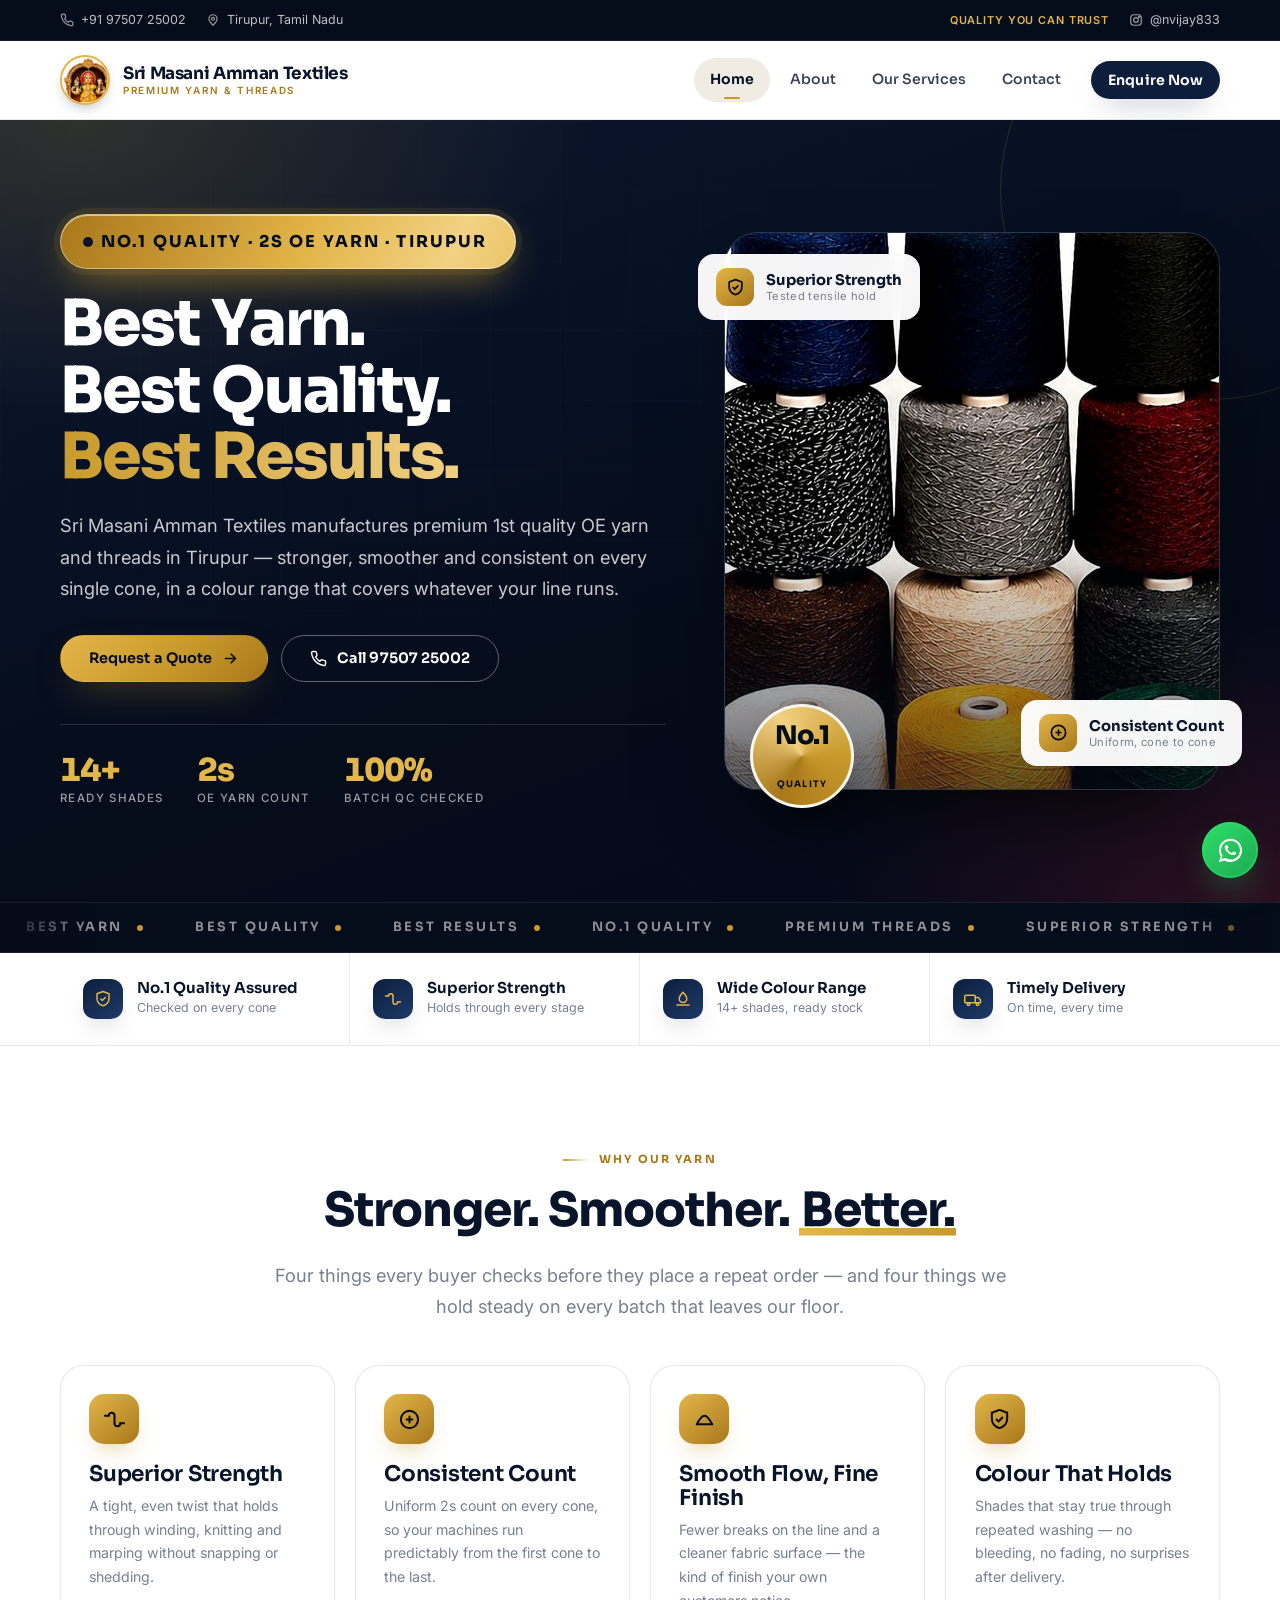
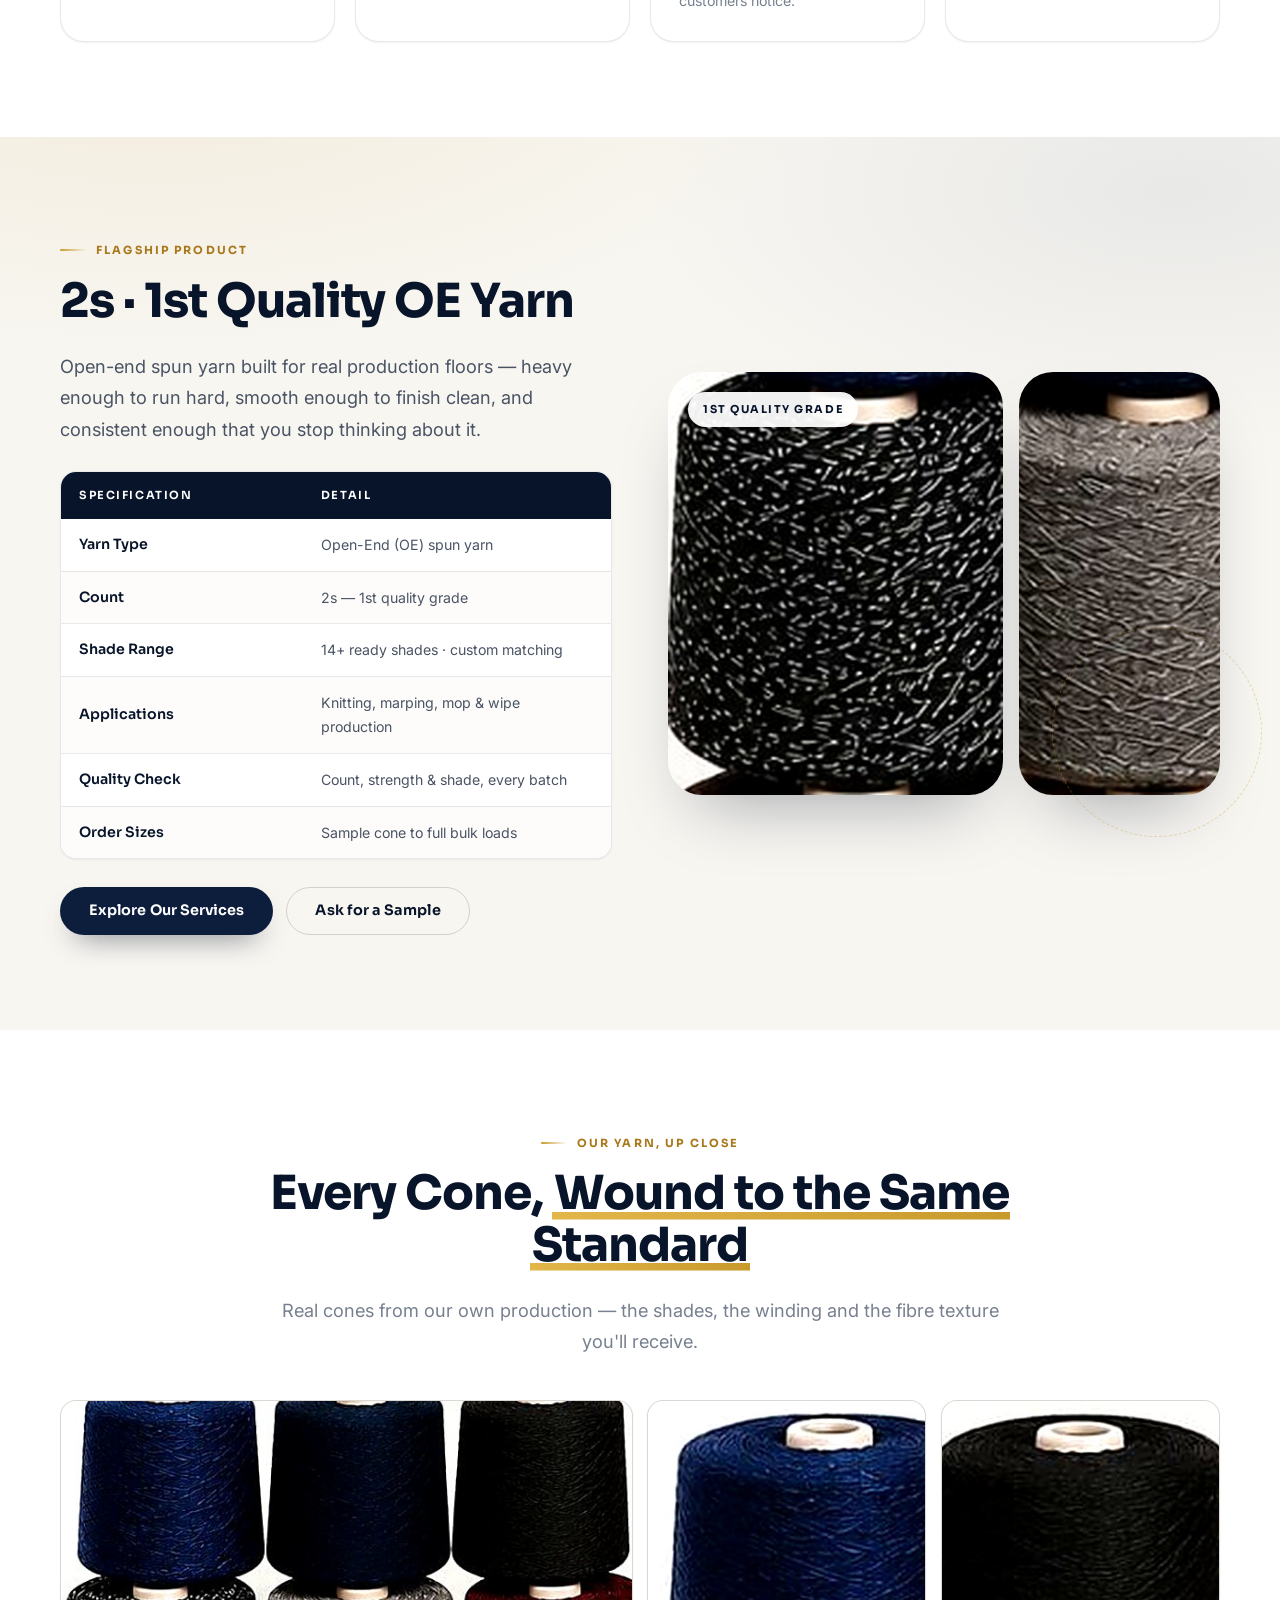
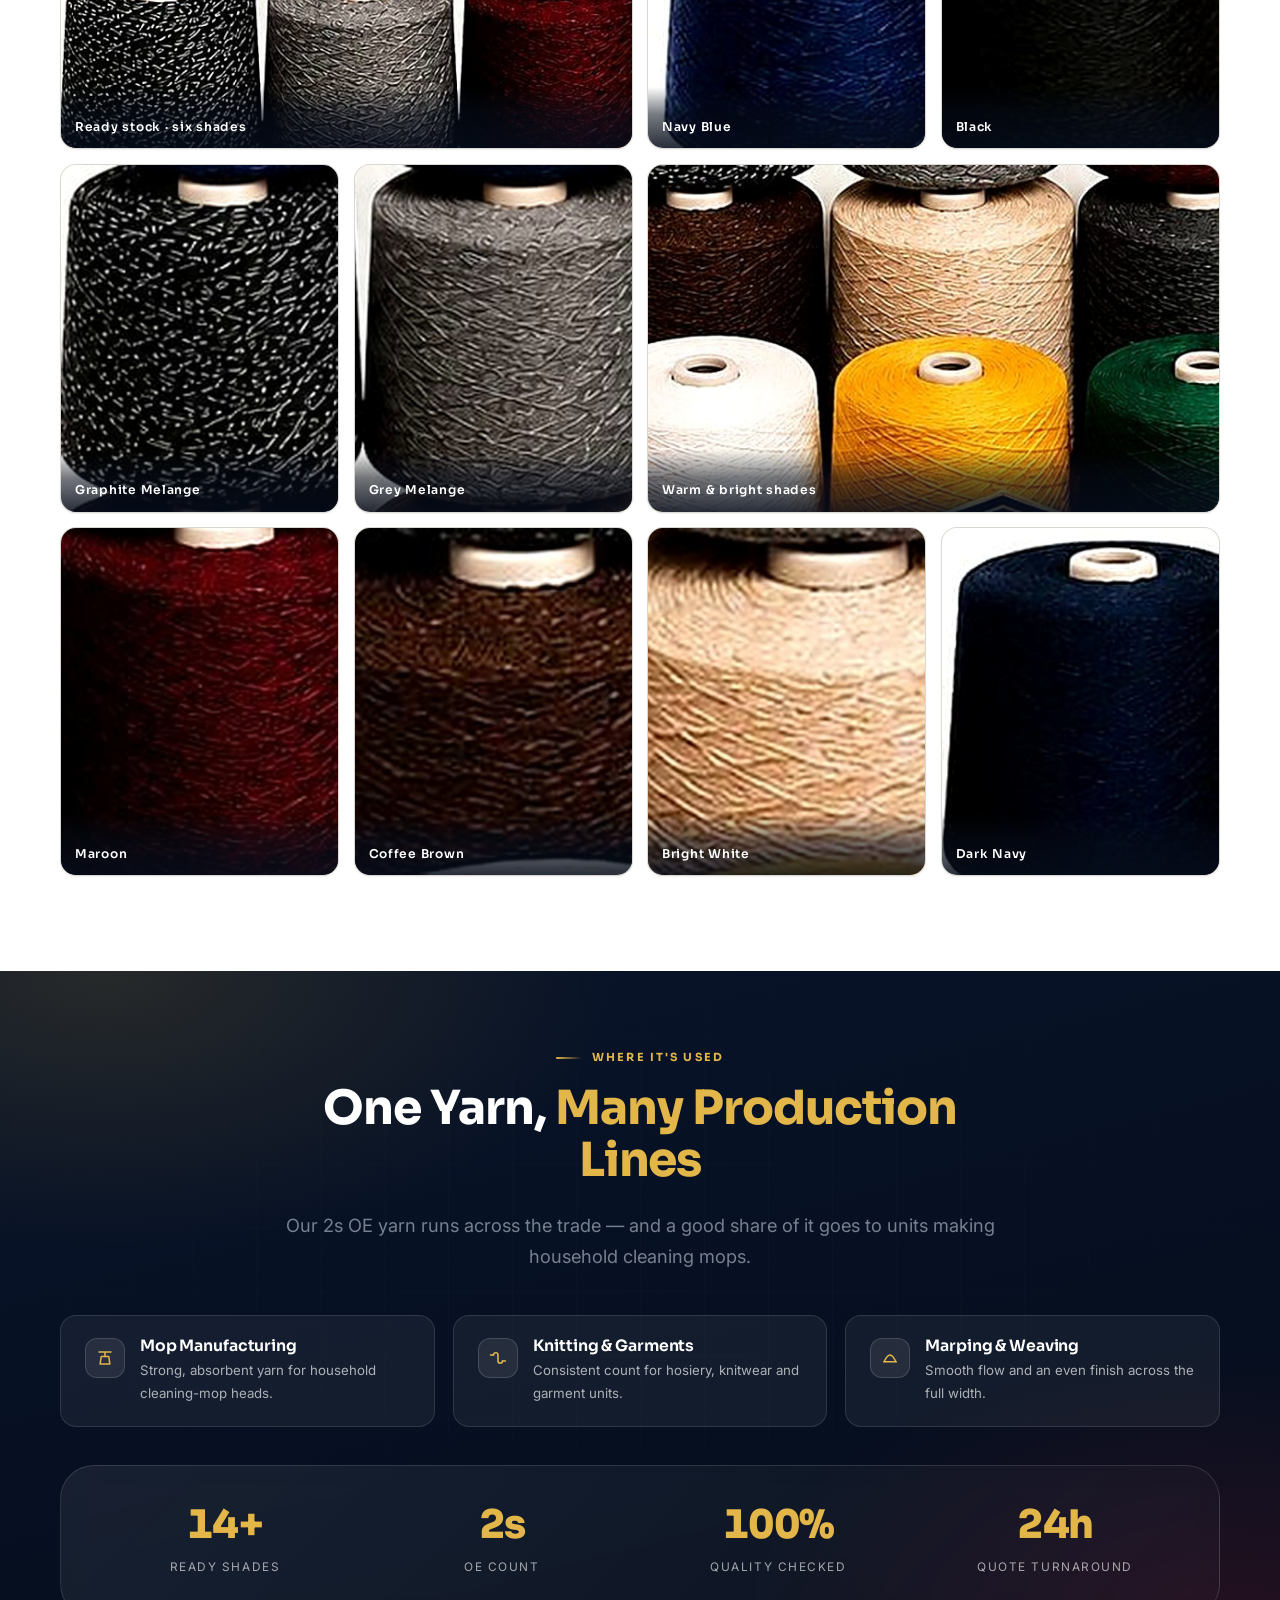
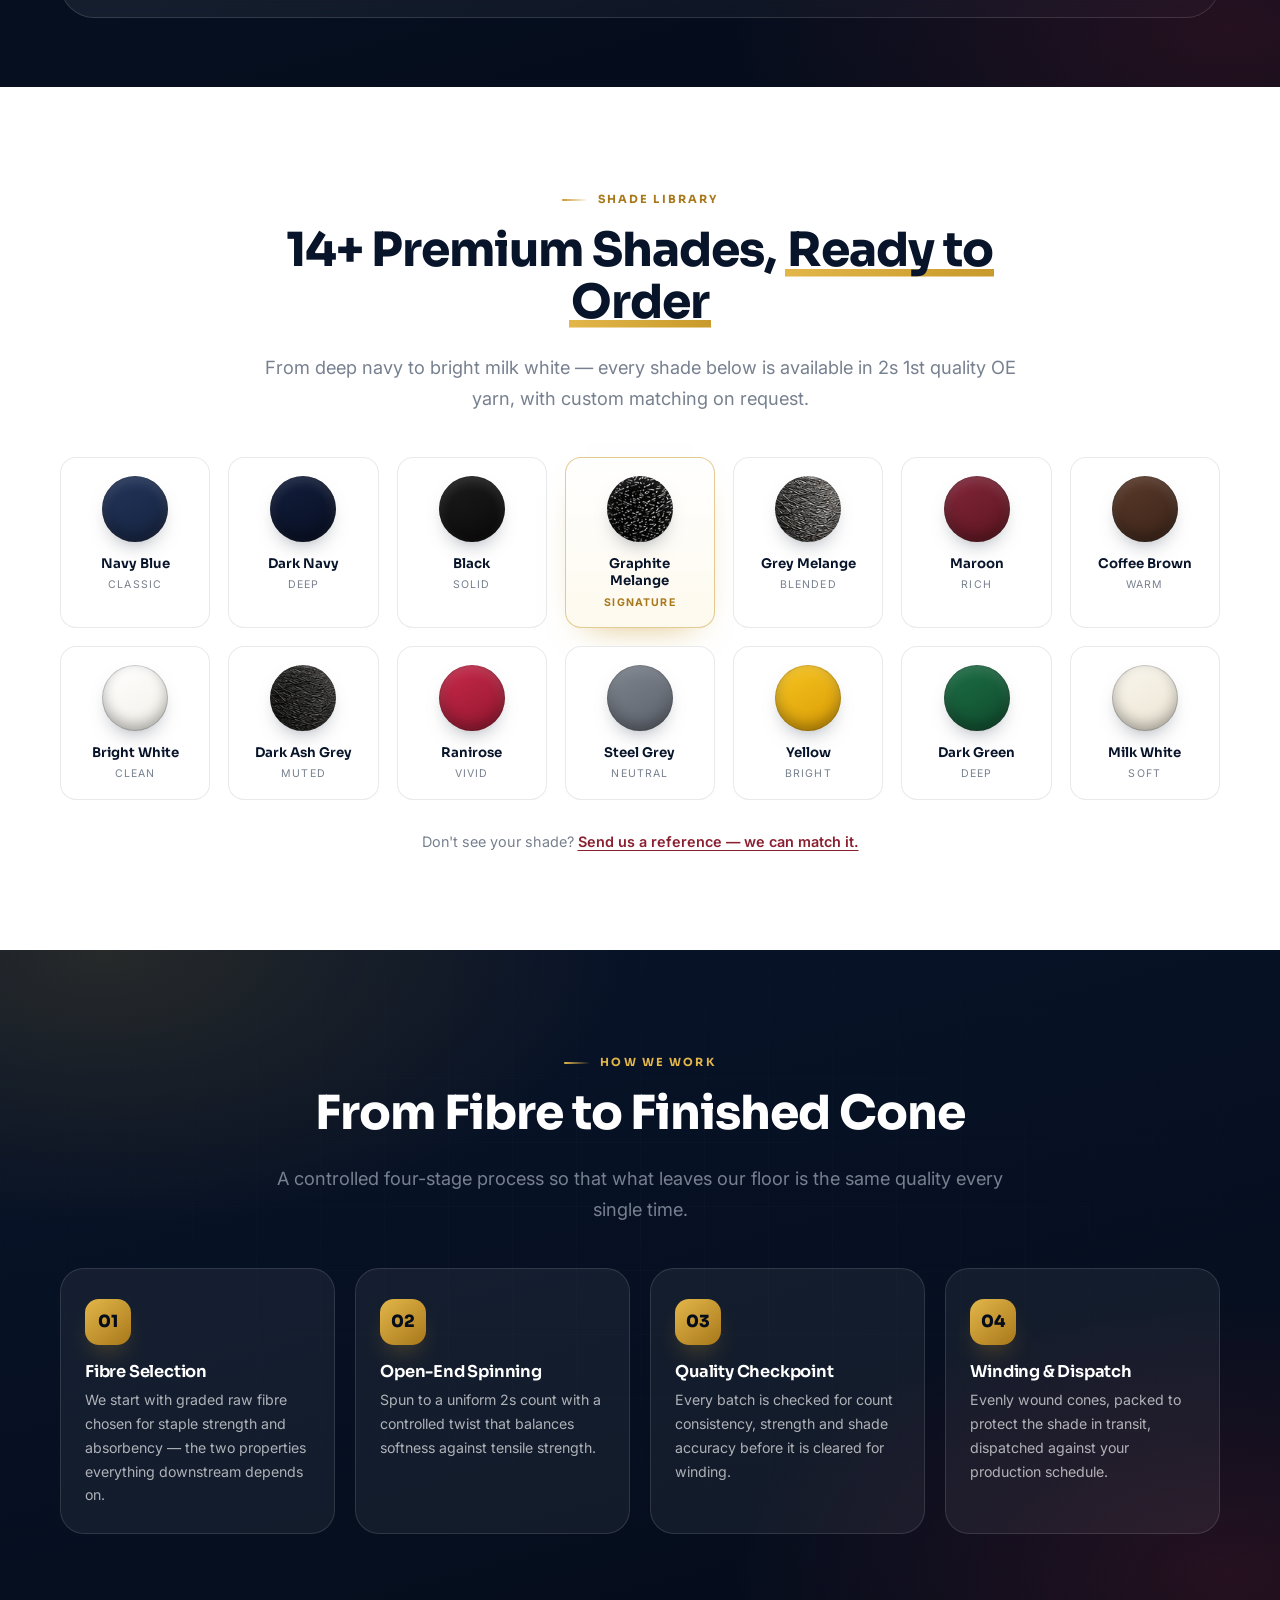
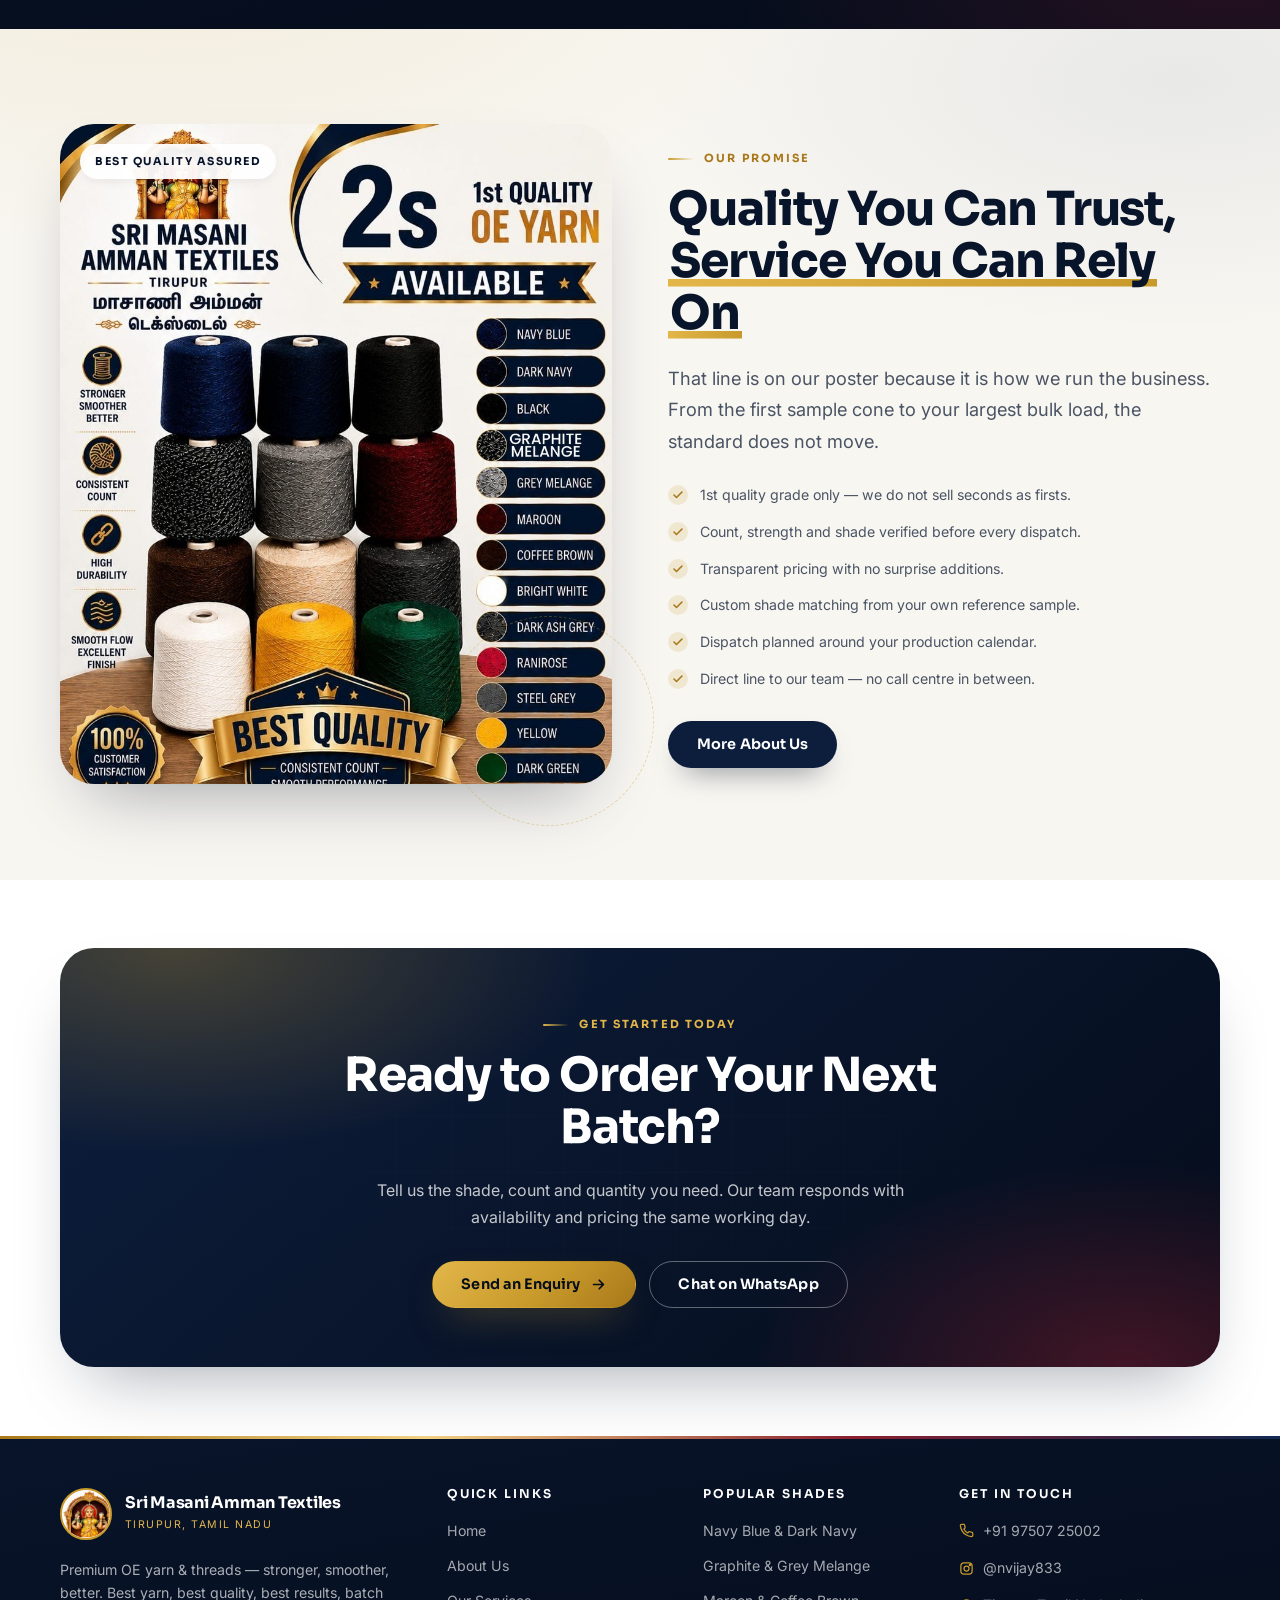
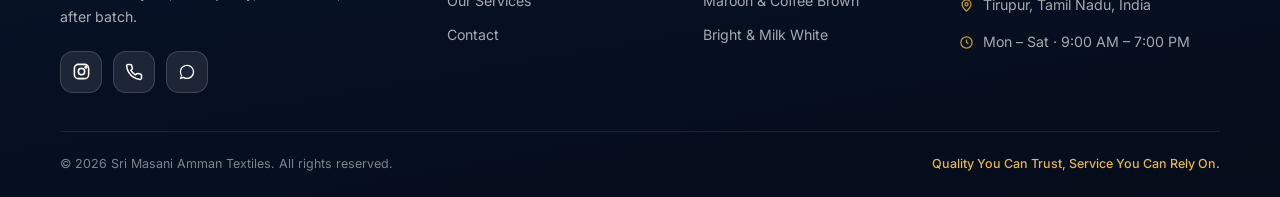
<file: index.html>
<!DOCTYPE html>
<html lang="en">
<head>
<meta charset="UTF-8">
<meta name="viewport" content="width=device-width, initial-scale=1.0">
<title>Sri Masani Amman Textiles | Best Yarn. Best Quality. Best Results. — Tirupur</title>
<meta name="description" content="Premium yarn &amp; thread manufacturer in Tirupur. 1st quality 2s OE yarn in 14+ shades — superior strength, consistent count and a smooth finish for knitting, garments, marping and mop production.">
<meta name="keywords" content="yarn manufacturer Tirupur, OE yarn supplier, premium threads, 2s open end yarn, melange yarn, cotton thread, mop yarn">
<meta name="theme-color" content="#08142a">
<meta property="og:type" content="website">
<meta property="og:title" content="Sri Masani Amman Textiles | Best Yarn. Best Quality. Best Results.">
<meta property="og:description" content="Premium 1st quality OE yarn and threads in 14+ shades — stronger, smoother, better. Manufactured in Tirupur, Tamil Nadu.">
<meta property="og:image" content="images/poster_full.jpg">
<link rel="icon" type="image/png" href="images/favicon-96.png">
<link rel="preconnect" href="https://fonts.googleapis.com">
<link rel="preconnect" href="https://fonts.gstatic.com" crossorigin>
<link href="https://fonts.googleapis.com/css2?family=Sora:wght@400;500;600;700;800&family=Inter:wght@400;500;600;700&display=swap" rel="stylesheet">
<link rel="stylesheet" href="css/style.css">
</head>
<body>

<!-- ============================ TOP BAR ============================ -->
<div class="topbar">
  <div class="container">
    <div class="topbar-links">
      <a href="tel:+919750725002">
        <svg viewBox="0 0 24 24" fill="none" stroke="currentColor" stroke-width="2" stroke-linecap="round" stroke-linejoin="round"><path d="M22 16.9v3a2 2 0 0 1-2.2 2 19.8 19.8 0 0 1-8.6-3 19.5 19.5 0 0 1-6-6 19.8 19.8 0 0 1-3-8.7A2 2 0 0 1 4.1 2h3a2 2 0 0 1 2 1.7c.1.9.3 1.9.6 2.7a2 2 0 0 1-.5 2.1L7.9 9.9a16 16 0 0 0 6 6l1.4-1.4a2 2 0 0 1 2.1-.5c.9.3 1.8.5 2.7.6a2 2 0 0 1 1.9 2Z"/></svg>
        +91 97507 25002
      </a>
      <span>
        <svg viewBox="0 0 24 24" fill="none" stroke="currentColor" stroke-width="2" stroke-linecap="round" stroke-linejoin="round"><path d="M12 21s-7-6.1-7-11a7 7 0 0 1 14 0c0 4.9-7 11-7 11Z"/><circle cx="12" cy="10" r="2.5"/></svg>
        Tirupur, Tamil Nadu
      </span>
    </div>
    <div class="topbar-links">
      <span class="topbar-tag">Quality You Can Trust</span>
      <a href="https://www.instagram.com/nvijay833" target="_blank" rel="noopener">
        <svg viewBox="0 0 24 24" fill="none" stroke="currentColor" stroke-width="2"><rect x="3" y="3" width="18" height="18" rx="5"/><circle cx="12" cy="12" r="4"/><circle cx="17.5" cy="6.5" r="1"/></svg>
        @nvijay833
      </a>
    </div>
  </div>
</div>

<!-- ============================ NAVBAR ============================= -->
<header class="navbar">
  <div class="container">
    <a href="index.html" class="brand">
      <img src="images/emblem-sm.png" width="52" height="52" alt="Sri Masani Amman Textiles logo">
      <span class="brand-text">
        <strong>Sri Masani Amman Textiles</strong>
        <span>Premium Yarn &amp; Threads</span>
      </span>
    </a>
    <nav class="nav-links" id="nav-links">
      <a href="index.html" data-page="index.html">Home</a>
      <a href="about.html" data-page="about.html">About</a>
      <a href="services.html" data-page="services.html">Our Services</a>
      <a href="contact.html" data-page="contact.html">Contact</a>
      <a href="contact.html" class="btn btn-navy btn-sm nav-cta">Enquire Now</a>
    </nav>
    <button class="nav-toggle" aria-label="Toggle menu" aria-expanded="false">
      <span></span><span></span><span></span>
    </button>
  </div>
</header>

<!-- ============================= HERO ============================== -->
<section class="hero">
  <div class="container">
    <div class="hero-copy">
      <span class="pill pill--hero"><span class="dot"></span>No.1 Quality · 2s OE Yarn · Tirupur</span>
      <h1 class="beat" style="margin-top:22px;"><span>Best Yarn.</span><span>Best Quality.</span><span class="b3">Best Results.</span></h1>
      <p class="lead">Sri Masani Amman Textiles manufactures premium 1st quality OE yarn and threads in Tirupur — stronger, smoother and consistent on every single cone, in a colour range that covers whatever your line runs.</p>
      <div class="hero-actions">
        <a href="contact.html" class="btn btn-gold">
          Request a Quote
          <svg viewBox="0 0 24 24" fill="none" stroke="currentColor" stroke-width="2.4" stroke-linecap="round" stroke-linejoin="round"><path d="M5 12h14M13 6l6 6-6 6"/></svg>
        </a>
        <a href="tel:+919750725002" class="btn btn-outline">
          <svg viewBox="0 0 24 24" fill="none" stroke="currentColor" stroke-width="2" stroke-linecap="round"><path d="M22 16.9v3a2 2 0 0 1-2.2 2 19.8 19.8 0 0 1-8.6-3 19.5 19.5 0 0 1-6-6 19.8 19.8 0 0 1-3-8.7A2 2 0 0 1 4.1 2h3a2 2 0 0 1 2 1.7c.1.9.3 1.9.6 2.7a2 2 0 0 1-.5 2.1L7.9 9.9a16 16 0 0 0 6 6l1.4-1.4a2 2 0 0 1 2.1-.5c.9.3 1.8.5 2.7.6a2 2 0 0 1 1.9 2Z"/></svg>
          Call 97507 25002
        </a>
      </div>
      <div class="hero-stats">
        <div><strong>14+</strong><span>Ready Shades</span></div>
        <div><strong>2s</strong><span>OE Yarn Count</span></div>
        <div><strong>100%</strong><span>Batch QC Checked</span></div>
      </div>
    </div>

    <div class="hero-media">
      <div class="frame">
        <img src="images/hero-cones.jpg" width="956" height="1076" alt="Premium OE yarn cones in navy, black, melange, maroon and cream shades manufactured by Sri Masani Amman Textiles" fetchpriority="high">
      </div>
      <div class="float-card float-card--tl">
        <div class="fc-icon">
          <svg viewBox="0 0 24 24" fill="none" stroke="currentColor" stroke-width="2.2" stroke-linecap="round" stroke-linejoin="round"><path d="M12 2 4 5v6c0 5 3.4 8.7 8 10 4.6-1.3 8-5 8-10V5l-8-3Z"/><path d="m9 12 2 2 4-4"/></svg>
        </div>
        <div class="fc-text"><strong>Superior Strength</strong><span>Tested tensile hold</span></div>
      </div>
      <div class="float-card float-card--br">
        <div class="fc-icon">
          <svg viewBox="0 0 24 24" fill="none" stroke="currentColor" stroke-width="2.2" stroke-linecap="round" stroke-linejoin="round"><circle cx="12" cy="12" r="9"/><path d="M9 12h6M12 9v6"/></svg>
        </div>
        <div class="fc-text"><strong>Consistent Count</strong><span>Uniform, cone to cone</span></div>
      </div>
      <div class="hero-seal">
        <span class="big">No.1</span>
        <span class="sm">Quality</span>
      </div>
    </div>
  </div>
</section>

<!-- =========================== MARQUEE ============================= -->
<div class="marquee" aria-hidden="true">
  <div class="marquee-track">
    <span>Best Yarn</span><span>Best Quality</span><span>Best Results</span><span>No.1 Quality</span><span>Premium Threads</span><span>Superior Strength</span><span>Consistent Count</span><span>Timely Delivery</span>
    <span>Best Yarn</span><span>Best Quality</span><span>Best Results</span><span>No.1 Quality</span><span>Premium Threads</span><span>Superior Strength</span><span>Consistent Count</span><span>Timely Delivery</span>
  </div>
</div>

<!-- ========================= TRUST RAIL ============================ -->
<div class="trust-rail">
  <div class="container">
    <ul>
      <li>
        <div class="icon-badge icon-badge--sm">
          <svg viewBox="0 0 24 24" fill="none" stroke="currentColor" stroke-width="2" stroke-linecap="round" stroke-linejoin="round"><path d="M12 2 4 5v6c0 5 3.4 8.7 8 10 4.6-1.3 8-5 8-10V5l-8-3Z"/><path d="m9 12 2 2 4-4"/></svg>
        </div>
        <div><strong>No.1 Quality Assured</strong><span>Checked on every cone</span></div>
      </li>
      <li>
        <div class="icon-badge icon-badge--sm">
          <svg viewBox="0 0 24 24" fill="none" stroke="currentColor" stroke-width="2" stroke-linecap="round" stroke-linejoin="round"><path d="M6 8a3 3 0 0 1 6 0v8a3 3 0 0 0 6 0"/><path d="M2 8h4M18 16h4"/></svg>
        </div>
        <div><strong>Superior Strength</strong><span>Holds through every stage</span></div>
      </li>
      <li>
        <div class="icon-badge icon-badge--sm">
          <svg viewBox="0 0 24 24" fill="none" stroke="currentColor" stroke-width="2" stroke-linecap="round" stroke-linejoin="round"><path d="M12 3c3.2 3.4 5 6.2 5 8.7A5 5 0 0 1 7 11.7C7 9.2 8.8 6.4 12 3Z"/><path d="M4 20h16"/></svg>
        </div>
        <div><strong>Wide Colour Range</strong><span>14+ shades, ready stock</span></div>
      </li>
      <li>
        <div class="icon-badge icon-badge--sm">
          <svg viewBox="0 0 24 24" fill="none" stroke="currentColor" stroke-width="2" stroke-linecap="round" stroke-linejoin="round"><rect x="1" y="7" width="14" height="10" rx="1.5"/><path d="M15 10h4l3 3v4h-7"/><circle cx="6" cy="19" r="1.7"/><circle cx="18" cy="19" r="1.7"/></svg>
        </div>
        <div><strong>Timely Delivery</strong><span>On time, every time</span></div>
      </li>
    </ul>
  </div>
</div>

<!-- ======================= WHY OUR YARN ============================ -->
<section class="section">
  <div class="container">
    <div class="section-head reveal">
      <span class="eyebrow">Why Our Yarn</span>
      <h2>Stronger. Smoother. <span class="underline-gold">Better.</span></h2>
      <p>Four things every buyer checks before they place a repeat order — and four things we hold steady on every batch that leaves our floor.</p>
    </div>
    <div class="grid grid-4">
      <div class="card reveal">
        <div class="icon-badge icon-badge--gold">
          <svg viewBox="0 0 24 24" fill="none" stroke="currentColor" stroke-width="2.1" stroke-linecap="round" stroke-linejoin="round"><path d="M6 8a3 3 0 0 1 6 0v8a3 3 0 0 0 6 0"/><path d="M2 8h4M18 16h4"/></svg>
        </div>
        <h3>Superior Strength</h3>
        <p>A tight, even twist that holds through winding, knitting and marping without snapping or shedding.</p>
      </div>
      <div class="card reveal" data-delay="1">
        <div class="icon-badge icon-badge--gold">
          <svg viewBox="0 0 24 24" fill="none" stroke="currentColor" stroke-width="2.1" stroke-linecap="round" stroke-linejoin="round"><circle cx="12" cy="12" r="9"/><path d="M9 12h6M12 9v6"/></svg>
        </div>
        <h3>Consistent Count</h3>
        <p>Uniform 2s count on every cone, so your machines run predictably from the first cone to the last.</p>
      </div>
      <div class="card reveal" data-delay="2">
        <div class="icon-badge icon-badge--gold">
          <svg viewBox="0 0 24 24" fill="none" stroke="currentColor" stroke-width="2.1" stroke-linecap="round" stroke-linejoin="round"><path d="M4 17c3-6 6-9 8-9s5 3 8 9"/><path d="M4 17h16"/></svg>
        </div>
        <h3>Smooth Flow, Fine Finish</h3>
        <p>Fewer breaks on the line and a cleaner fabric surface — the kind of finish your own customers notice.</p>
      </div>
      <div class="card reveal" data-delay="3">
        <div class="icon-badge icon-badge--gold">
          <svg viewBox="0 0 24 24" fill="none" stroke="currentColor" stroke-width="2.1" stroke-linecap="round" stroke-linejoin="round"><path d="M12 2 4 5v6c0 5 3.4 8.7 8 10 4.6-1.3 8-5 8-10V5l-8-3Z"/><path d="m9 12 2 2 4-4"/></svg>
        </div>
        <h3>Colour That Holds</h3>
        <p>Shades that stay true through repeated washing — no bleeding, no fading, no surprises after delivery.</p>
      </div>
    </div>
  </div>
</section>

<!-- ====================== PRODUCT SPOTLIGHT ======================== -->
<section class="section section--bone">
  <div class="container split">
    <div class="reveal">
      <span class="eyebrow">Flagship Product</span>
      <h2>2s · 1st Quality OE Yarn</h2>
      <p class="lead">Open-end spun yarn built for real production floors — heavy enough to run hard, smooth enough to finish clean, and consistent enough that you stop thinking about it.</p>
      <table class="spec-table" style="margin-top:26px;">
        <thead>
          <tr><th>Specification</th><th>Detail</th></tr>
        </thead>
        <tbody>
          <tr><td>Yarn Type</td><td>Open-End (OE) spun yarn</td></tr>
          <tr><td>Count</td><td>2s — 1st quality grade</td></tr>
          <tr><td>Shade Range</td><td>14+ ready shades · custom matching</td></tr>
          <tr><td>Applications</td><td>Knitting, marping, mop &amp; wipe production</td></tr>
          <tr><td>Quality Check</td><td>Count, strength &amp; shade, every batch</td></tr>
          <tr><td>Order Sizes</td><td>Sample cone to full bulk loads</td></tr>
        </tbody>
      </table>
      <div class="hero-actions" style="margin-top:28px;">
        <a href="services.html" class="btn btn-navy">Explore Our Services</a>
        <a href="contact.html" class="btn btn-outline">Ask for a Sample</a>
      </div>
    </div>
    <div class="reveal media-panel media-panel--stack">
      <img src="images/melange-detail.jpg" width="710" height="895" alt="Close-up of Graphite Melange yarn showing the speckled fibre texture" loading="lazy">
      <img src="images/cone-grey.jpg" width="730" height="895" alt="Grey Melange yarn cone showing consistent winding and count" loading="lazy">
      <div class="ring"></div>
      <span class="tag">1st Quality Grade</span>
    </div>
  </div>
</section>

<!-- ========================= THREAD GALLERY ======================== -->
<section class="section">
  <div class="container">
    <div class="section-head reveal">
      <span class="eyebrow">Our Yarn, Up Close</span>
      <h2>Every Cone, <span class="underline-gold">Wound to the Same Standard</span></h2>
      <p>Real cones from our own production — the shades, the winding and the fibre texture you'll receive.</p>
    </div>

    <div class="thread-gallery reveal">
      <div class="tg-item tg-item--wide">
        <img src="images/g-stack.jpg" alt="Stacked cones of premium OE yarn in six shades" loading="lazy">
        <span class="tg-cap">Ready stock · six shades</span>
      </div>
      <div class="tg-item">
        <img src="images/g-navy.jpg" alt="Navy Blue OE yarn cone" loading="lazy">
        <span class="tg-cap">Navy Blue</span>
      </div>
      <div class="tg-item">
        <img src="images/g-black.jpg" alt="Black OE yarn cone" loading="lazy">
        <span class="tg-cap">Black</span>
      </div>

      <div class="tg-item">
        <img src="images/melange-detail.jpg" alt="Graphite Melange yarn fibre texture close-up" loading="lazy">
        <span class="tg-cap">Graphite Melange</span>
      </div>
      <div class="tg-item">
        <img src="images/cone-grey.jpg" alt="Grey Melange OE yarn cone" loading="lazy">
        <span class="tg-cap">Grey Melange</span>
      </div>
      <div class="tg-item tg-item--wide">
        <img src="images/g-warm.jpg" alt="Coffee Brown, Bright White, Milk White, Yellow and Dark Green OE yarn cones" loading="lazy">
        <span class="tg-cap">Warm &amp; bright shades</span>
      </div>

      <div class="tg-item">
        <img src="images/g-maroon.jpg" alt="Maroon OE yarn cone" loading="lazy">
        <span class="tg-cap">Maroon</span>
      </div>
      <div class="tg-item">
        <img src="images/g-brown.jpg" alt="Coffee Brown OE yarn cone" loading="lazy">
        <span class="tg-cap">Coffee Brown</span>
      </div>
      <div class="tg-item">
        <img src="images/g-cream.jpg" alt="Bright White OE yarn cone" loading="lazy">
        <span class="tg-cap">Bright White</span>
      </div>
      <div class="tg-item">
        <img src="images/g-darknavy.jpg" alt="Dark Navy OE yarn cone" loading="lazy">
        <span class="tg-cap">Dark Navy</span>
      </div>
    </div>
  </div>
</section>

<!-- ======================== APPLICATIONS =========================== -->
<section class="section section--dark section--tight">
  <div class="container">
    <div class="section-head reveal">
      <span class="eyebrow">Where It's Used</span>
      <h2>One Yarn, <em class="accent">Many Production Lines</em></h2>
      <p>Our 2s OE yarn runs across the trade — and a good share of it goes to units making household cleaning mops.</p>
    </div>
    <div class="app-row reveal">
      <div class="app-card">
        <div class="icon-badge icon-badge--ghost icon-badge--sm">
          <svg viewBox="0 0 24 24" fill="none" stroke="currentColor" stroke-width="2.1" stroke-linecap="round" stroke-linejoin="round"><path d="M4 4h16M12 4v6"/><path d="M7 10h10l1.5 10h-13Z"/></svg>
        </div>
        <div><h4>Mop Manufacturing</h4><p>Strong, absorbent yarn for household cleaning-mop heads.</p></div>
      </div>
      <div class="app-card">
        <div class="icon-badge icon-badge--ghost icon-badge--sm">
          <svg viewBox="0 0 24 24" fill="none" stroke="currentColor" stroke-width="2.1" stroke-linecap="round" stroke-linejoin="round"><path d="M6 8a3 3 0 0 1 6 0v8a3 3 0 0 0 6 0"/><path d="M2 8h4M18 16h4"/></svg>
        </div>
        <div><h4>Knitting &amp; Garments</h4><p>Consistent count for hosiery, knitwear and garment units.</p></div>
      </div>
      <div class="app-card">
        <div class="icon-badge icon-badge--ghost icon-badge--sm">
          <svg viewBox="0 0 24 24" fill="none" stroke="currentColor" stroke-width="2.1" stroke-linecap="round" stroke-linejoin="round"><path d="M4 17c3-6 6-9 8-9s5 3 8 9"/><path d="M4 17h16"/></svg>
        </div>
        <div><h4>Marping &amp; Weaving</h4><p>Smooth flow and an even finish across the full width.</p></div>
      </div>
    </div>

    <div class="stat-band reveal" style="margin-top:clamp(34px,3vw,50px);">
      <div><strong>14+</strong><span>Ready Shades</span></div>
      <div><strong>2s</strong><span>OE Count</span></div>
      <div><strong>100%</strong><span>Quality Checked</span></div>
      <div><strong>24h</strong><span>Quote Turnaround</span></div>
    </div>
  </div>
</section>

<!-- ========================= SHADE LIBRARY ========================= -->
<section class="section">
  <div class="container">
    <div class="section-head reveal">
      <span class="eyebrow">Shade Library</span>
      <h2>14+ Premium Shades, <span class="underline-gold">Ready to Order</span></h2>
      <p>From deep navy to bright milk white — every shade below is available in 2s 1st quality OE yarn, with custom matching on request.</p>
    </div>

    <div style="--i:1" class="shade-grid reveal">
      <div style="--i:2" class="shade"><div class="swatch" style="background:linear-gradient(150deg,#22355c,#16233f)"></div><strong>Navy Blue</strong><span>Classic</span></div>
      <div style="--i:3" class="shade"><div class="swatch" style="background:linear-gradient(150deg,#121e3d,#080f22)"></div><strong>Dark Navy</strong><span>Deep</span></div>
      <div style="--i:4" class="shade"><div class="swatch" style="background:linear-gradient(150deg,#1c1c1c,#0a0a0a)"></div><strong>Black</strong><span>Solid</span></div>
      <div style="--i:5" class="shade shade--featured"><div class="swatch melange-graphite"></div><strong>Graphite Melange</strong><span>Signature</span></div>
      <div style="--i:6" class="shade"><div class="swatch melange-grey"></div><strong>Grey Melange</strong><span>Blended</span></div>
      <div style="--i:7" class="shade"><div class="swatch" style="background:linear-gradient(150deg,#83263a,#5c1520)"></div><strong>Maroon</strong><span>Rich</span></div>
      <div style="--i:8" class="shade"><div class="swatch" style="background:linear-gradient(150deg,#5b3a2a,#3b2419)"></div><strong>Coffee Brown</strong><span>Warm</span></div>
      <div style="--i:9" class="shade"><div class="swatch is-light" style="background:linear-gradient(150deg,#ffffff,#f2f0e8)"></div><strong>Bright White</strong><span>Clean</span></div>
      <div style="--i:10" class="shade"><div class="swatch melange-ash"></div><strong>Dark Ash Grey</strong><span>Muted</span></div>
      <div style="--i:11" class="shade"><div class="swatch" style="background:linear-gradient(150deg,#c8294a,#93172f)"></div><strong>Ranirose</strong><span>Vivid</span></div>
      <div style="--i:12" class="shade"><div class="swatch" style="background:linear-gradient(150deg,#7e858f,#5c626c)"></div><strong>Steel Grey</strong><span>Neutral</span></div>
      <div style="--i:13" class="shade"><div class="swatch" style="background:linear-gradient(150deg,#f7c521,#d99b04)"></div><strong>Yellow</strong><span>Bright</span></div>
      <div style="--i:14" class="shade"><div class="swatch" style="background:linear-gradient(150deg,#1d6f47,#0f4a2c)"></div><strong>Dark Green</strong><span>Deep</span></div>
      <div style="--i:15" class="shade"><div class="swatch is-light" style="background:linear-gradient(150deg,#faf6ec,#ece5d5)"></div><strong>Milk White</strong><span>Soft</span></div>
    </div>

    <p class="text-center reveal" style="margin-top:30px;font-size:.9rem;color:var(--text-muted);">
      Don't see your shade? <a href="contact.html" style="color:var(--wine-600);font-weight:600;text-decoration:underline;text-underline-offset:3px;">Send us a reference — we can match it.</a>
    </p>
  </div>
</section>

<!-- ====================== MANUFACTURING PROCESS ==================== -->
<section class="section section--dark">
  <div class="container">
    <div class="section-head reveal">
      <span class="eyebrow">How We Work</span>
      <h2>From Fibre to Finished Cone</h2>
      <p>A controlled four-stage process so that what leaves our floor is the same quality every single time.</p>
    </div>
    <div class="steps">
      <div class="step reveal">
        <div class="step-no">01</div>
        <h3>Fibre Selection</h3>
        <p>We start with graded raw fibre chosen for staple strength and absorbency — the two properties everything downstream depends on.</p>
      </div>
      <div class="step reveal" data-delay="1">
        <div class="step-no">02</div>
        <h3>Open-End Spinning</h3>
        <p>Spun to a uniform 2s count with a controlled twist that balances softness against tensile strength.</p>
      </div>
      <div class="step reveal" data-delay="2">
        <div class="step-no">03</div>
        <h3>Quality Checkpoint</h3>
        <p>Every batch is checked for count consistency, strength and shade accuracy before it is cleared for winding.</p>
      </div>
      <div class="step reveal" data-delay="3">
        <div class="step-no">04</div>
        <h3>Winding &amp; Dispatch</h3>
        <p>Evenly wound cones, packed to protect the shade in transit, dispatched against your production schedule.</p>
      </div>
    </div>
  </div>
</section>

<!-- ======================== QUALITY PROMISE ======================== -->
<section class="section section--bone">
  <div class="container split split--rev-mobile">
    <div class="reveal media-panel">
      <img src="images/poster_full.jpg" width="900" height="1350" alt="Sri Masani Amman Textiles product poster showing the full 2s OE yarn shade range and quality marks" loading="lazy" style="max-height:660px;object-fit:cover;object-position:top;">
      <div class="ring"></div>
      <span class="tag">Best Quality Assured</span>
    </div>
    <div class="reveal">
      <span class="eyebrow">Our Promise</span>
      <h2>Quality You Can Trust, <span class="underline-gold">Service You Can Rely On</span></h2>
      <p class="lead">That line is on our poster because it is how we run the business. From the first sample cone to your largest bulk load, the standard does not move.</p>
      <ul class="check-list">
        <li>1st quality grade only — we do not sell seconds as firsts.</li>
        <li>Count, strength and shade verified before every dispatch.</li>
        <li>Transparent pricing with no surprise additions.</li>
        <li>Custom shade matching from your own reference sample.</li>
        <li>Dispatch planned around your production calendar.</li>
        <li>Direct line to our team — no call centre in between.</li>
      </ul>
      <a href="about.html" class="btn btn-navy" style="margin-top:30px;">More About Us</a>
    </div>
  </div>
</section>

<!-- ============================== CTA ============================== -->
<section class="section section--tight">
  <div class="container">
    <div class="cta-banner reveal">
      <span class="eyebrow">Get Started Today</span>
      <h2>Ready to Order Your Next Batch?</h2>
      <p>Tell us the shade, count and quantity you need. Our team responds with availability and pricing the same working day.</p>
      <div class="cta-actions">
        <a href="contact.html" class="btn btn-gold">
          Send an Enquiry
          <svg viewBox="0 0 24 24" fill="none" stroke="currentColor" stroke-width="2.4" stroke-linecap="round" stroke-linejoin="round"><path d="M5 12h14M13 6l6 6-6 6"/></svg>
        </a>
        <a href="https://wa.me/919750725002" target="_blank" rel="noopener" class="btn btn-outline">Chat on WhatsApp</a>
      </div>
    </div>
  </div>
</section>

<!-- ============================ FOOTER ============================= -->
<footer class="site-footer">
  <div class="container">
    <div class="footer-grid">
      <div>
        <div class="footer-brand">
          <img src="images/emblem-sm.png" width="52" height="52" alt="Sri Masani Amman Textiles logo">
          <span>
            <strong>Sri Masani Amman Textiles</strong>
            <span>Tirupur, Tamil Nadu</span>
          </span>
        </div>
        <p>Premium OE yarn &amp; threads — stronger, smoother, better. Best yarn, best quality, best results, batch after batch.</p>
        <div class="social-row">
          <a href="https://www.instagram.com/nvijay833" target="_blank" rel="noopener" aria-label="Instagram">
            <svg width="19" height="19" viewBox="0 0 24 24" fill="none" stroke="currentColor" stroke-width="2"><rect x="3" y="3" width="18" height="18" rx="5"/><circle cx="12" cy="12" r="4"/><circle cx="17.5" cy="6.5" r="1"/></svg>
          </a>
          <a href="tel:+919750725002" aria-label="Call us">
            <svg width="18" height="18" viewBox="0 0 24 24" fill="none" stroke="currentColor" stroke-width="2"><path d="M22 16.9v3a2 2 0 0 1-2.2 2 19.8 19.8 0 0 1-8.6-3 19.5 19.5 0 0 1-6-6 19.8 19.8 0 0 1-3-8.7A2 2 0 0 1 4.1 2h3a2 2 0 0 1 2 1.7c.1.9.3 1.9.6 2.7a2 2 0 0 1-.5 2.1L7.9 9.9a16 16 0 0 0 6 6l1.4-1.4a2 2 0 0 1 2.1-.5c.9.3 1.8.5 2.7.6a2 2 0 0 1 1.9 2Z"/></svg>
          </a>
          <a href="https://wa.me/919750725002" target="_blank" rel="noopener" aria-label="WhatsApp">
            <svg width="18" height="18" viewBox="0 0 32 32" fill="currentColor"><path d="M16 3C9 3 3.3 8.6 3.3 15.6c0 2.6.7 5 2 7.1L3 29l6.5-2.1c2 1.1 4.2 1.7 6.5 1.7 7 0 12.7-5.6 12.7-12.6C28.7 8.6 23 3 16 3Zm0 23c-2.1 0-4.1-.6-5.8-1.6l-.4-.2-3.9 1.3 1.3-3.8-.3-.4A10.4 10.4 0 0 1 5.6 15.6C5.6 9.9 10.3 5.3 16 5.3S26.4 9.9 26.4 15.6 21.7 26 16 26Z"/></svg>
          </a>
        </div>
      </div>
      <div>
        <h4>Quick Links</h4>
        <ul>
          <li><a href="index.html">Home</a></li>
          <li><a href="about.html">About Us</a></li>
          <li><a href="services.html">Our Services</a></li>
          <li><a href="contact.html">Contact</a></li>
        </ul>
      </div>
      <div>
        <h4>Popular Shades</h4>
        <ul>
          <li><span>Navy Blue &amp; Dark Navy</span></li>
          <li><span>Graphite &amp; Grey Melange</span></li>
          <li><span>Maroon &amp; Coffee Brown</span></li>
          <li><span>Bright &amp; Milk White</span></li>
        </ul>
      </div>
      <div>
        <h4>Get in Touch</h4>
        <ul>
          <li><a href="tel:+919750725002">
            <svg viewBox="0 0 24 24" fill="none" stroke="currentColor" stroke-width="2"><path d="M22 16.9v3a2 2 0 0 1-2.2 2 19.8 19.8 0 0 1-8.6-3 19.5 19.5 0 0 1-6-6 19.8 19.8 0 0 1-3-8.7A2 2 0 0 1 4.1 2h3a2 2 0 0 1 2 1.7c.1.9.3 1.9.6 2.7a2 2 0 0 1-.5 2.1L7.9 9.9a16 16 0 0 0 6 6l1.4-1.4a2 2 0 0 1 2.1-.5c.9.3 1.8.5 2.7.6a2 2 0 0 1 1.9 2Z"/></svg>
            +91 97507 25002</a></li>
          <li><a href="https://www.instagram.com/nvijay833" target="_blank" rel="noopener">
            <svg viewBox="0 0 24 24" fill="none" stroke="currentColor" stroke-width="2"><rect x="3" y="3" width="18" height="18" rx="5"/><circle cx="12" cy="12" r="4"/><circle cx="17.5" cy="6.5" r="1"/></svg>
            @nvijay833</a></li>
          <li><span>
            <svg viewBox="0 0 24 24" fill="none" stroke="currentColor" stroke-width="2"><path d="M12 21s-7-6.1-7-11a7 7 0 0 1 14 0c0 4.9-7 11-7 11Z"/><circle cx="12" cy="10" r="2.5"/></svg>
            Tirupur, Tamil Nadu, India</span></li>
          <li><span>
            <svg viewBox="0 0 24 24" fill="none" stroke="currentColor" stroke-width="2"><circle cx="12" cy="12" r="9"/><path d="M12 7v5l3 2"/></svg>
            Mon – Sat · 9:00 AM – 7:00 PM</span></li>
        </ul>
      </div>
    </div>
    <div class="footer-bottom">
      <span>© <span data-year></span> Sri Masani Amman Textiles. All rights reserved.</span>
      <span class="tagline">Quality You Can Trust, Service You Can Rely On.</span>
    </div>
  </div>
</footer>

<a href="https://wa.me/919750725002" target="_blank" rel="noopener" class="whatsapp-float" aria-label="Chat with us on WhatsApp">
  <svg viewBox="0 0 32 32"><path d="M16 3C9 3 3.3 8.6 3.3 15.6c0 2.6.7 5 2 7.1L3 29l6.5-2.1c2 1.1 4.2 1.7 6.5 1.7 7 0 12.7-5.6 12.7-12.6C28.7 8.6 23 3 16 3Zm0 23c-2.1 0-4.1-.6-5.8-1.6l-.4-.2-3.9 1.3 1.3-3.8-.3-.4A10.4 10.4 0 0 1 5.6 15.6C5.6 9.9 10.3 5.3 16 5.3S26.4 9.9 26.4 15.6 21.7 26 16 26Zm5.8-7.8c-.3-.2-1.9-.9-2.2-1-.3-.1-.5-.2-.7.2-.2.3-.8 1-1 1.2-.2.2-.4.2-.7.1-.3-.2-1.4-.5-2.6-1.6-1-.9-1.6-2-1.8-2.3-.2-.3 0-.5.1-.6.1-.1.3-.4.5-.6.1-.2.2-.3.3-.5.1-.2 0-.4 0-.5 0-.2-.7-1.7-1-2.3-.2-.6-.5-.5-.7-.5h-.6c-.2 0-.5.1-.8.4-.3.3-1 1-1 2.4s1.1 2.9 1.2 3c.1.2 2.2 3.4 5.4 4.7.7.3 1.3.5 1.8.6.7.2 1.4.2 1.9.1.6-.1 1.9-.8 2.1-1.5.3-.7.3-1.4.2-1.5-.1-.2-.3-.2-.6-.4Z"/></svg>
</a>
<button class="back-to-top" aria-label="Back to top">
  <svg width="19" height="19" viewBox="0 0 24 24" fill="none" stroke="currentColor" stroke-width="2.6" stroke-linecap="round" stroke-linejoin="round"><path d="m6 15 6-6 6 6"/></svg>
</button>

<script src="js/script.js"></script>
</body>
</html>
</file>
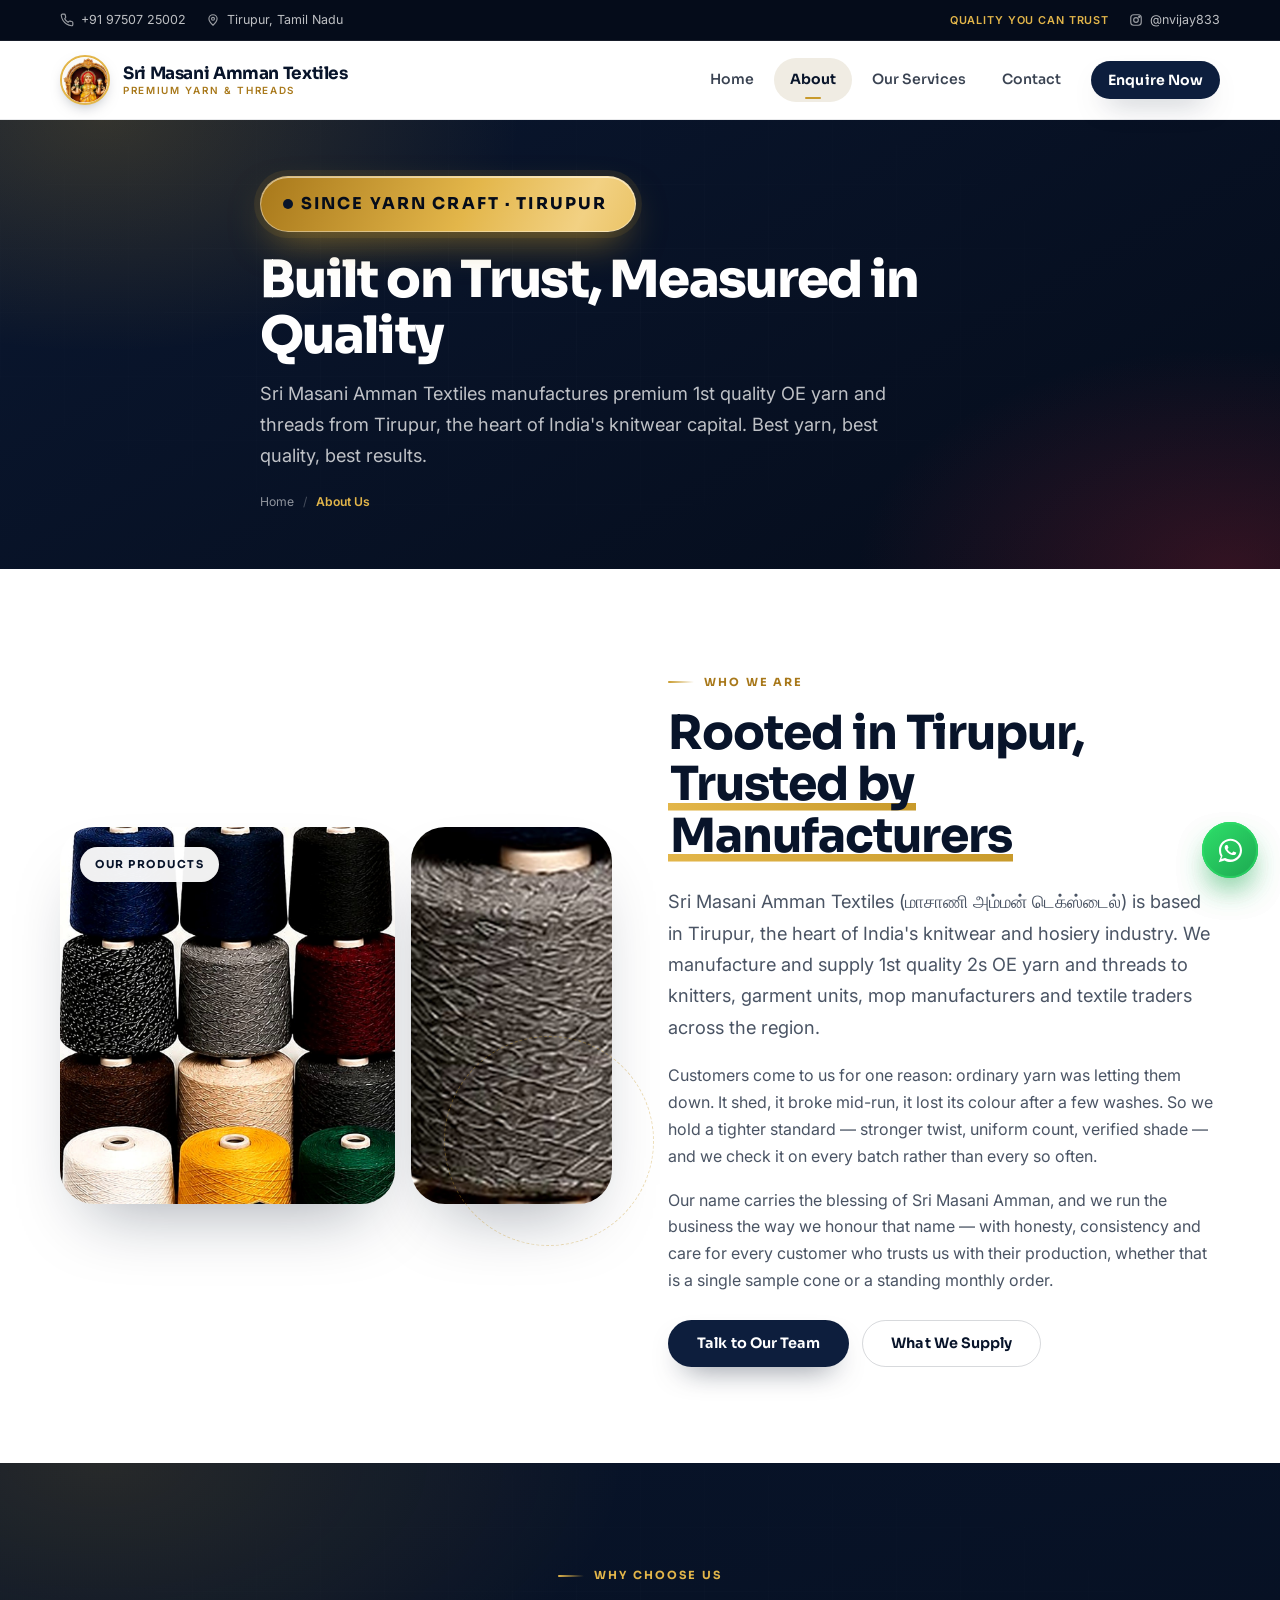
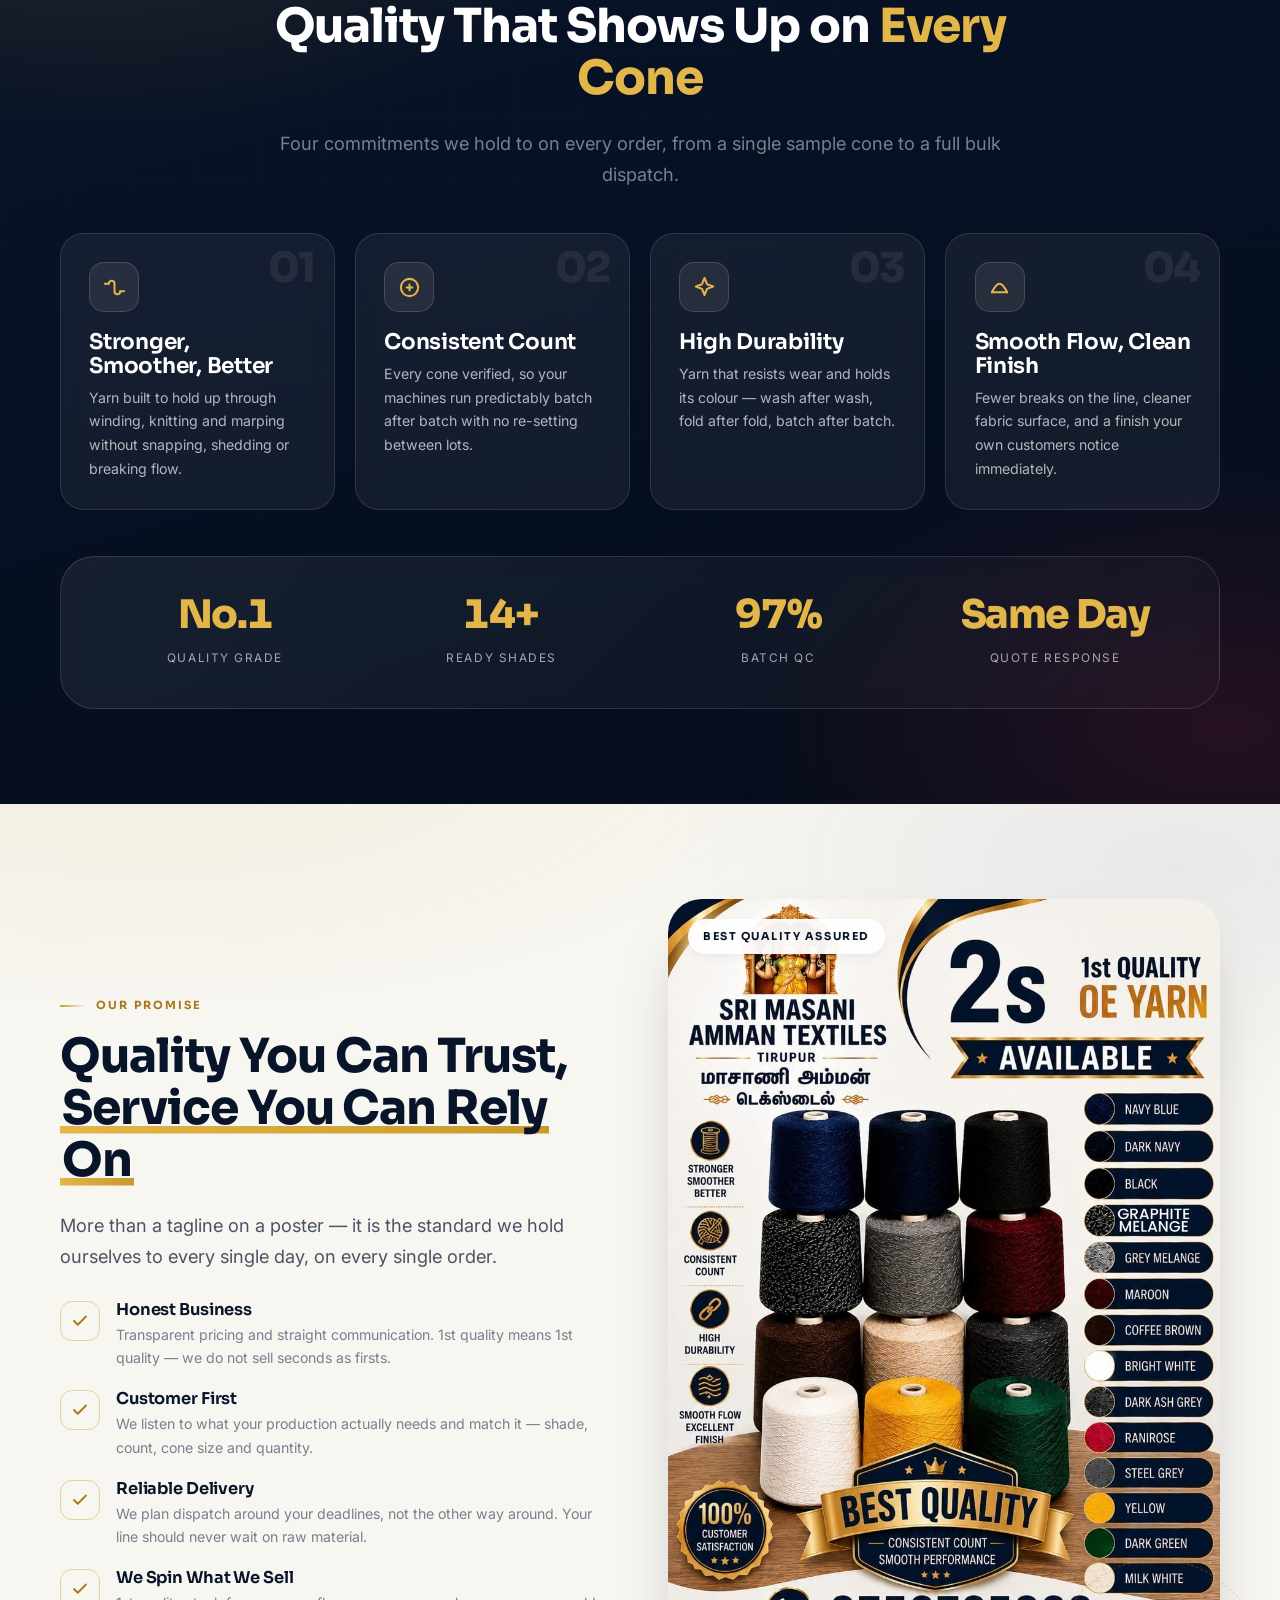
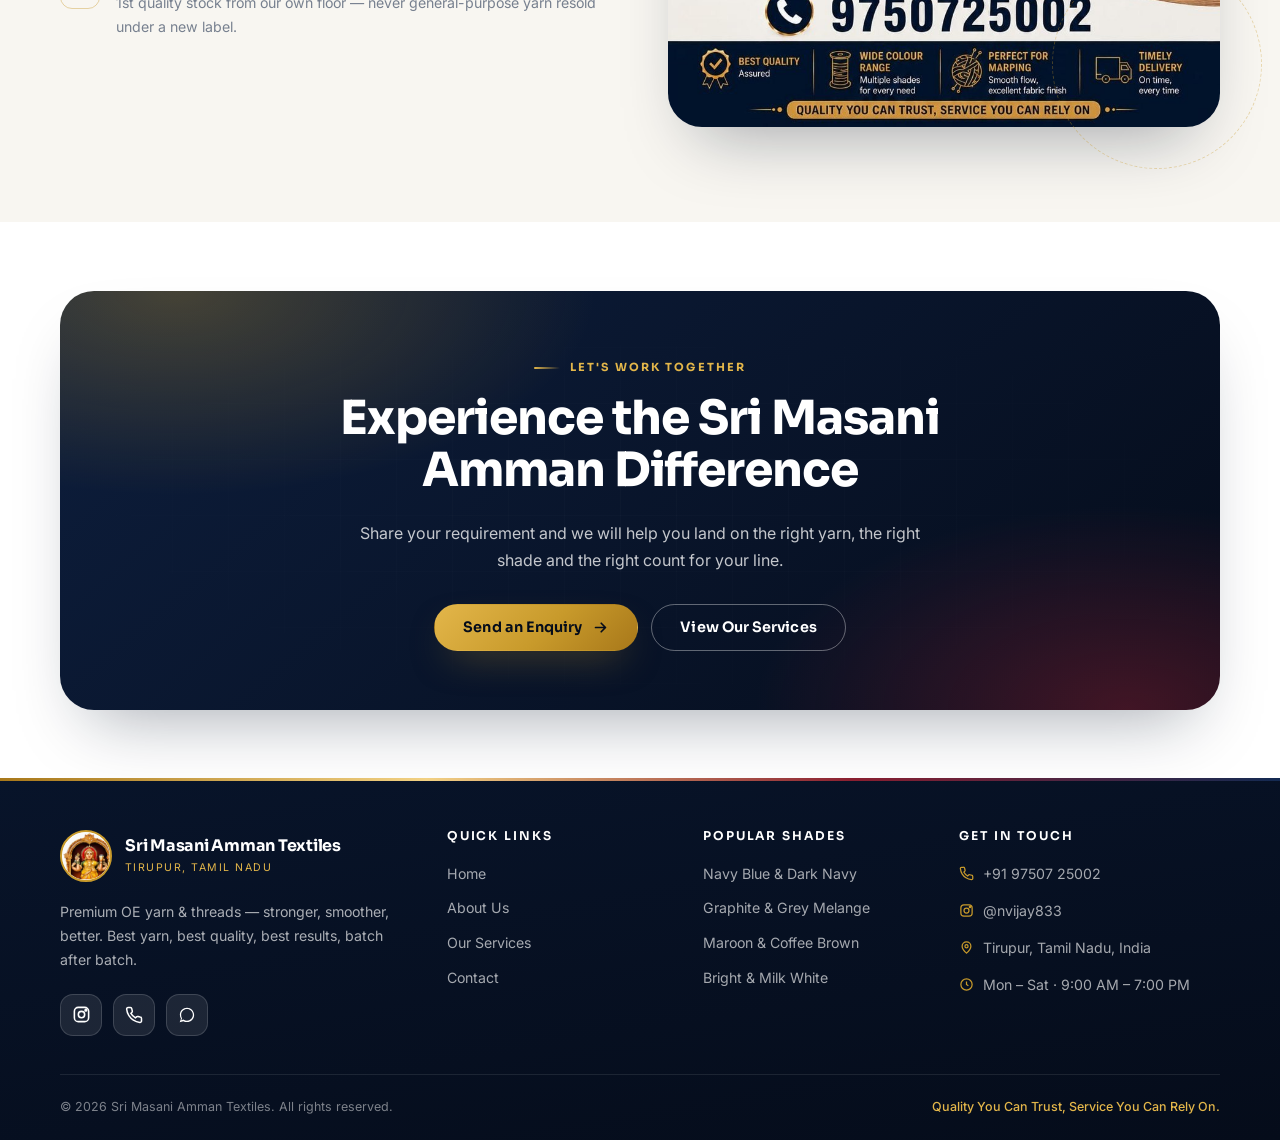
<file: about.html>
<!DOCTYPE html>
<html lang="en">
<head>
<meta charset="UTF-8">
<meta name="viewport" content="width=device-width, initial-scale=1.0">
<title>About Us | Sri Masani Amman Textiles — Premium Yarn &amp; Threads, Tirupur</title>
<meta name="description" content="Sri Masani Amman Textiles manufactures premium 1st quality OE yarn and threads in Tirupur. Our story, our values and the quality standard we hold on every cone.">
<meta name="theme-color" content="#08142a">
<meta property="og:type" content="website">
<meta property="og:title" content="About Us | Sri Masani Amman Textiles — Premium Yarn &amp; Threads, Tirupur">
<meta property="og:description" content="Sri Masani Amman Textiles manufactures premium 1st quality OE yarn and threads in Tirupur. Our story, our values and the quality standard we hold on every cone.">
<meta property="og:image" content="images/poster_full.jpg">
<link rel="icon" type="image/png" href="images/favicon-96.png">
<link rel="preconnect" href="https://fonts.googleapis.com">
<link rel="preconnect" href="https://fonts.gstatic.com" crossorigin>
<link href="https://fonts.googleapis.com/css2?family=Sora:wght@400;500;600;700;800&family=Inter:wght@400;500;600;700&display=swap" rel="stylesheet">
<link rel="stylesheet" href="css/style.css">
</head>
<body>

<!-- ============================ TOP BAR ============================ -->
<div class="topbar">
  <div class="container">
    <div class="topbar-links">
      <a href="tel:+919750725002">
        <svg viewBox="0 0 24 24" fill="none" stroke="currentColor" stroke-width="2" stroke-linecap="round" stroke-linejoin="round"><path d="M22 16.9v3a2 2 0 0 1-2.2 2 19.8 19.8 0 0 1-8.6-3 19.5 19.5 0 0 1-6-6 19.8 19.8 0 0 1-3-8.7A2 2 0 0 1 4.1 2h3a2 2 0 0 1 2 1.7c.1.9.3 1.9.6 2.7a2 2 0 0 1-.5 2.1L7.9 9.9a16 16 0 0 0 6 6l1.4-1.4a2 2 0 0 1 2.1-.5c.9.3 1.8.5 2.7.6a2 2 0 0 1 1.9 2Z"/></svg>
        +91 97507 25002
      </a>
      <span>
        <svg viewBox="0 0 24 24" fill="none" stroke="currentColor" stroke-width="2" stroke-linecap="round" stroke-linejoin="round"><path d="M12 21s-7-6.1-7-11a7 7 0 0 1 14 0c0 4.9-7 11-7 11Z"/><circle cx="12" cy="10" r="2.5"/></svg>
        Tirupur, Tamil Nadu
      </span>
    </div>
    <div class="topbar-links">
      <span class="topbar-tag">Quality You Can Trust</span>
      <a href="https://www.instagram.com/nvijay833" target="_blank" rel="noopener">
        <svg viewBox="0 0 24 24" fill="none" stroke="currentColor" stroke-width="2"><rect x="3" y="3" width="18" height="18" rx="5"/><circle cx="12" cy="12" r="4"/><circle cx="17.5" cy="6.5" r="1"/></svg>
        @nvijay833
      </a>
    </div>
  </div>
</div>

<!-- ============================ NAVBAR ============================= -->
<header class="navbar">
  <div class="container">
    <a href="index.html" class="brand">
      <img src="images/emblem-sm.png" width="52" height="52" alt="Sri Masani Amman Textiles logo">
      <span class="brand-text">
        <strong>Sri Masani Amman Textiles</strong>
        <span>Premium Yarn &amp; Threads</span>
      </span>
    </a>
    <nav class="nav-links" id="nav-links">
      <a href="index.html" data-page="index.html">Home</a>
      <a href="about.html" data-page="about.html">About</a>
      <a href="services.html" data-page="services.html">Our Services</a>
      <a href="contact.html" data-page="contact.html">Contact</a>
      <a href="contact.html" class="btn btn-navy btn-sm nav-cta">Enquire Now</a>
    </nav>
    <button class="nav-toggle" aria-label="Toggle menu" aria-expanded="false">
      <span></span><span></span><span></span>
    </button>
  </div>
</header>

<!-- ========================= PAGE BANNER =========================== -->
<section class="page-banner">
  <div class="container">
    <span class="pill pill--hero"><span class="dot"></span>Since Yarn Craft · Tirupur</span>
    <h1 style="margin-top:20px;">Built on Trust, Measured in Quality</h1>
    <p>Sri Masani Amman Textiles manufactures premium 1st quality OE yarn and threads from Tirupur, the heart of India's knitwear capital. Best yarn, best quality, best results.</p>
    <div class="crumb">
      <a href="index.html">Home</a><span class="sep">/</span><span class="current">About Us</span>
    </div>
  </div>
</section>

<!-- =========================== OUR STORY =========================== -->
<section class="section">
  <div class="container split split--rev-mobile">
    <div class="reveal media-panel media-panel--stack">
      <img src="images/hero-cones.jpg" width="956" height="1076" alt="The full OE yarn shade range manufactured by Sri Masani Amman Textiles" loading="lazy">
      <img src="images/cone-grey.jpg" width="730" height="895" alt="A single Grey Melange yarn cone showing even winding" loading="lazy">
      <div class="ring"></div>
      <span class="tag">Our Products</span>
    </div>
    <div class="reveal">
      <span class="eyebrow">Who We Are</span>
      <h2>Rooted in Tirupur, <span class="underline-gold">Trusted by Manufacturers</span></h2>
      <p class="lead">Sri Masani Amman Textiles (மாசாணி அம்மன் டெக்ஸ்டைல்) is based in Tirupur, the heart of India's knitwear and hosiery industry. We manufacture and supply 1st quality 2s OE yarn and threads to knitters, garment units, mop manufacturers and textile traders across the region.</p>
      <p>Customers come to us for one reason: ordinary yarn was letting them down. It shed, it broke mid-run, it lost its colour after a few washes. So we hold a tighter standard — stronger twist, uniform count, verified shade — and we check it on every batch rather than every so often.</p>
      <p>Our name carries the blessing of Sri Masani Amman, and we run the business the way we honour that name — with honesty, consistency and care for every customer who trusts us with their production, whether that is a single sample cone or a standing monthly order.</p>
      <div class="hero-actions" style="margin-top:26px;">
        <a href="contact.html" class="btn btn-navy">Talk to Our Team</a>
        <a href="services.html" class="btn btn-outline">What We Supply</a>
      </div>
    </div>
  </div>
</section>

<!-- ========================== WHY CHOOSE US ======================== -->
<section class="section section--dark">
  <div class="container">
    <div class="section-head reveal">
      <span class="eyebrow">Why Choose Us</span>
      <h2>Quality That Shows Up on <em class="accent">Every Cone</em></h2>
      <p>Four commitments we hold to on every order, from a single sample cone to a full bulk dispatch.</p>
    </div>
    <div class="grid grid-4">
      <div class="card card--glass reveal">
        <span class="card-num">01</span>
        <div class="icon-badge icon-badge--ghost">
          <svg viewBox="0 0 24 24" fill="none" stroke="currentColor" stroke-width="2.1" stroke-linecap="round" stroke-linejoin="round"><path d="M6 8a3 3 0 0 1 6 0v8a3 3 0 0 0 6 0"/><path d="M2 8h4M18 16h4"/></svg>
        </div>
        <h3>Stronger, Smoother, Better</h3>
        <p>Yarn built to hold up through winding, knitting and marping without snapping, shedding or breaking flow.</p>
      </div>
      <div class="card card--glass reveal" data-delay="1">
        <span class="card-num">02</span>
        <div class="icon-badge icon-badge--ghost">
          <svg viewBox="0 0 24 24" fill="none" stroke="currentColor" stroke-width="2.1" stroke-linecap="round" stroke-linejoin="round"><circle cx="12" cy="12" r="9"/><path d="M9 12h6M12 9v6"/></svg>
        </div>
        <h3>Consistent Count</h3>
        <p>Every cone verified, so your machines run predictably batch after batch with no re-setting between lots.</p>
      </div>
      <div class="card card--glass reveal" data-delay="2">
        <span class="card-num">03</span>
        <div class="icon-badge icon-badge--ghost">
          <svg viewBox="0 0 24 24" fill="none" stroke="currentColor" stroke-width="2.1" stroke-linecap="round" stroke-linejoin="round"><path d="m12 2 2.6 6.6L21 11l-6.4 2.4L12 20l-2.6-6.6L3 11l6.4-2.4Z"/></svg>
        </div>
        <h3>High Durability</h3>
        <p>Yarn that resists wear and holds its colour — wash after wash, fold after fold, batch after batch.</p>
      </div>
      <div class="card card--glass reveal" data-delay="3">
        <span class="card-num">04</span>
        <div class="icon-badge icon-badge--ghost">
          <svg viewBox="0 0 24 24" fill="none" stroke="currentColor" stroke-width="2.1" stroke-linecap="round" stroke-linejoin="round"><path d="M4 17c3-6 6-9 8-9s5 3 8 9"/><path d="M4 17h16"/></svg>
        </div>
        <h3>Smooth Flow, Clean Finish</h3>
        <p>Fewer breaks on the line, cleaner fabric surface, and a finish your own customers notice immediately.</p>
      </div>
    </div>

    <div class="stat-band reveal" style="margin-top:clamp(40px,3.6vw,58px);">
      <div><strong>No.1</strong><span>Quality Grade</span></div>
      <div><strong>14+</strong><span>Ready Shades</span></div>
      <div><strong>100%</strong><span>Batch QC</span></div>
      <div><strong>Same Day</strong><span>Quote Response</span></div>
    </div>
  </div>
</section>

<!-- =========================== OUR VALUES ========================== -->
<section class="section section--bone">
  <div class="container split">
    <div class="reveal">
      <span class="eyebrow">Our Promise</span>
      <h2>Quality You Can Trust, <span class="underline-gold">Service You Can Rely On</span></h2>
      <p class="lead">More than a tagline on a poster — it is the standard we hold ourselves to every single day, on every single order.</p>
      <div class="feature-list">
        <div class="feature-item">
          <div class="icon-badge icon-badge--outline icon-badge--sm">
            <svg viewBox="0 0 24 24" fill="none" stroke="currentColor" stroke-width="2.4" stroke-linecap="round" stroke-linejoin="round"><path d="M20 6 9 17l-5-5"/></svg>
          </div>
          <div><h4>Honest Business</h4><p>Transparent pricing and straight communication. 1st quality means 1st quality — we do not sell seconds as firsts.</p></div>
        </div>
        <div class="feature-item">
          <div class="icon-badge icon-badge--outline icon-badge--sm">
            <svg viewBox="0 0 24 24" fill="none" stroke="currentColor" stroke-width="2.4" stroke-linecap="round" stroke-linejoin="round"><path d="M20 6 9 17l-5-5"/></svg>
          </div>
          <div><h4>Customer First</h4><p>We listen to what your production actually needs and match it — shade, count, cone size and quantity.</p></div>
        </div>
        <div class="feature-item">
          <div class="icon-badge icon-badge--outline icon-badge--sm">
            <svg viewBox="0 0 24 24" fill="none" stroke="currentColor" stroke-width="2.4" stroke-linecap="round" stroke-linejoin="round"><path d="M20 6 9 17l-5-5"/></svg>
          </div>
          <div><h4>Reliable Delivery</h4><p>We plan dispatch around your deadlines, not the other way around. Your line should never wait on raw material.</p></div>
        </div>
        <div class="feature-item">
          <div class="icon-badge icon-badge--outline icon-badge--sm">
            <svg viewBox="0 0 24 24" fill="none" stroke="currentColor" stroke-width="2.4" stroke-linecap="round" stroke-linejoin="round"><path d="M20 6 9 17l-5-5"/></svg>
          </div>
          <div><h4>We Spin What We Sell</h4><p>1st quality stock from our own floor — never general-purpose yarn resold under a new label.</p></div>
        </div>
      </div>
    </div>
    <div class="reveal media-panel">
      <img src="images/poster_full.jpg" width="900" height="1350" alt="Sri Masani Amman Textiles quality poster showing the full shade range and quality marks" loading="lazy">
      <div class="ring"></div>
      <span class="tag">Best Quality Assured</span>
    </div>
  </div>
</section>

<!-- ============================== CTA ============================== -->
<section class="section section--tight">
  <div class="container">
    <div class="cta-banner reveal">
      <span class="eyebrow">Let's Work Together</span>
      <h2>Experience the Sri Masani Amman Difference</h2>
      <p>Share your requirement and we will help you land on the right yarn, the right shade and the right count for your line.</p>
      <div class="cta-actions">
        <a href="contact.html" class="btn btn-gold">Send an Enquiry
          <svg viewBox="0 0 24 24" fill="none" stroke="currentColor" stroke-width="2.4" stroke-linecap="round" stroke-linejoin="round"><path d="M5 12h14M13 6l6 6-6 6"/></svg>
        </a>
        <a href="services.html" class="btn btn-outline">View Our Services</a>
      </div>
    </div>
  </div>
</section>


<!-- ============================ FOOTER ============================= -->
<footer class="site-footer">
  <div class="container">
    <div class="footer-grid">
      <div>
        <div class="footer-brand">
          <img src="images/emblem-sm.png" width="52" height="52" alt="Sri Masani Amman Textiles logo">
          <span>
            <strong>Sri Masani Amman Textiles</strong>
            <span>Tirupur, Tamil Nadu</span>
          </span>
        </div>
        <p>Premium OE yarn &amp; threads — stronger, smoother, better. Best yarn, best quality, best results, batch after batch.</p>
        <div class="social-row">
          <a href="https://www.instagram.com/nvijay833" target="_blank" rel="noopener" aria-label="Instagram">
            <svg width="19" height="19" viewBox="0 0 24 24" fill="none" stroke="currentColor" stroke-width="2"><rect x="3" y="3" width="18" height="18" rx="5"/><circle cx="12" cy="12" r="4"/><circle cx="17.5" cy="6.5" r="1"/></svg>
          </a>
          <a href="tel:+919750725002" aria-label="Call us">
            <svg width="18" height="18" viewBox="0 0 24 24" fill="none" stroke="currentColor" stroke-width="2"><path d="M22 16.9v3a2 2 0 0 1-2.2 2 19.8 19.8 0 0 1-8.6-3 19.5 19.5 0 0 1-6-6 19.8 19.8 0 0 1-3-8.7A2 2 0 0 1 4.1 2h3a2 2 0 0 1 2 1.7c.1.9.3 1.9.6 2.7a2 2 0 0 1-.5 2.1L7.9 9.9a16 16 0 0 0 6 6l1.4-1.4a2 2 0 0 1 2.1-.5c.9.3 1.8.5 2.7.6a2 2 0 0 1 1.9 2Z"/></svg>
          </a>
          <a href="https://wa.me/919750725002" target="_blank" rel="noopener" aria-label="WhatsApp">
            <svg width="18" height="18" viewBox="0 0 32 32" fill="currentColor"><path d="M16 3C9 3 3.3 8.6 3.3 15.6c0 2.6.7 5 2 7.1L3 29l6.5-2.1c2 1.1 4.2 1.7 6.5 1.7 7 0 12.7-5.6 12.7-12.6C28.7 8.6 23 3 16 3Zm0 23c-2.1 0-4.1-.6-5.8-1.6l-.4-.2-3.9 1.3 1.3-3.8-.3-.4A10.4 10.4 0 0 1 5.6 15.6C5.6 9.9 10.3 5.3 16 5.3S26.4 9.9 26.4 15.6 21.7 26 16 26Z"/></svg>
          </a>
        </div>
      </div>
      <div>
        <h4>Quick Links</h4>
        <ul>
          <li><a href="index.html">Home</a></li>
          <li><a href="about.html">About Us</a></li>
          <li><a href="services.html">Our Services</a></li>
          <li><a href="contact.html">Contact</a></li>
        </ul>
      </div>
      <div>
        <h4>Popular Shades</h4>
        <ul>
          <li><span>Navy Blue &amp; Dark Navy</span></li>
          <li><span>Graphite &amp; Grey Melange</span></li>
          <li><span>Maroon &amp; Coffee Brown</span></li>
          <li><span>Bright &amp; Milk White</span></li>
        </ul>
      </div>
      <div>
        <h4>Get in Touch</h4>
        <ul>
          <li><a href="tel:+919750725002">
            <svg viewBox="0 0 24 24" fill="none" stroke="currentColor" stroke-width="2"><path d="M22 16.9v3a2 2 0 0 1-2.2 2 19.8 19.8 0 0 1-8.6-3 19.5 19.5 0 0 1-6-6 19.8 19.8 0 0 1-3-8.7A2 2 0 0 1 4.1 2h3a2 2 0 0 1 2 1.7c.1.9.3 1.9.6 2.7a2 2 0 0 1-.5 2.1L7.9 9.9a16 16 0 0 0 6 6l1.4-1.4a2 2 0 0 1 2.1-.5c.9.3 1.8.5 2.7.6a2 2 0 0 1 1.9 2Z"/></svg>
            +91 97507 25002</a></li>
          <li><a href="https://www.instagram.com/nvijay833" target="_blank" rel="noopener">
            <svg viewBox="0 0 24 24" fill="none" stroke="currentColor" stroke-width="2"><rect x="3" y="3" width="18" height="18" rx="5"/><circle cx="12" cy="12" r="4"/><circle cx="17.5" cy="6.5" r="1"/></svg>
            @nvijay833</a></li>
          <li><span>
            <svg viewBox="0 0 24 24" fill="none" stroke="currentColor" stroke-width="2"><path d="M12 21s-7-6.1-7-11a7 7 0 0 1 14 0c0 4.9-7 11-7 11Z"/><circle cx="12" cy="10" r="2.5"/></svg>
            Tirupur, Tamil Nadu, India</span></li>
          <li><span>
            <svg viewBox="0 0 24 24" fill="none" stroke="currentColor" stroke-width="2"><circle cx="12" cy="12" r="9"/><path d="M12 7v5l3 2"/></svg>
            Mon – Sat · 9:00 AM – 7:00 PM</span></li>
        </ul>
      </div>
    </div>
    <div class="footer-bottom">
      <span>© <span data-year></span> Sri Masani Amman Textiles. All rights reserved.</span>
      <span class="tagline">Quality You Can Trust, Service You Can Rely On.</span>
    </div>
  </div>
</footer>

<a href="https://wa.me/919750725002" target="_blank" rel="noopener" class="whatsapp-float" aria-label="Chat with us on WhatsApp">
  <svg viewBox="0 0 32 32"><path d="M16 3C9 3 3.3 8.6 3.3 15.6c0 2.6.7 5 2 7.1L3 29l6.5-2.1c2 1.1 4.2 1.7 6.5 1.7 7 0 12.7-5.6 12.7-12.6C28.7 8.6 23 3 16 3Zm0 23c-2.1 0-4.1-.6-5.8-1.6l-.4-.2-3.9 1.3 1.3-3.8-.3-.4A10.4 10.4 0 0 1 5.6 15.6C5.6 9.9 10.3 5.3 16 5.3S26.4 9.9 26.4 15.6 21.7 26 16 26Zm5.8-7.8c-.3-.2-1.9-.9-2.2-1-.3-.1-.5-.2-.7.2-.2.3-.8 1-1 1.2-.2.2-.4.2-.7.1-.3-.2-1.4-.5-2.6-1.6-1-.9-1.6-2-1.8-2.3-.2-.3 0-.5.1-.6.1-.1.3-.4.5-.6.1-.2.2-.3.3-.5.1-.2 0-.4 0-.5 0-.2-.7-1.7-1-2.3-.2-.6-.5-.5-.7-.5h-.6c-.2 0-.5.1-.8.4-.3.3-1 1-1 2.4s1.1 2.9 1.2 3c.1.2 2.2 3.4 5.4 4.7.7.3 1.3.5 1.8.6.7.2 1.4.2 1.9.1.6-.1 1.9-.8 2.1-1.5.3-.7.3-1.4.2-1.5-.1-.2-.3-.2-.6-.4Z"/></svg>
</a>
<button class="back-to-top" aria-label="Back to top">
  <svg width="19" height="19" viewBox="0 0 24 24" fill="none" stroke="currentColor" stroke-width="2.6" stroke-linecap="round" stroke-linejoin="round"><path d="m6 15 6-6 6 6"/></svg>
</button>

<a href="https://wa.me/919750725002" target="_blank" rel="noopener" class="whatsapp-float" aria-label="Chat with us on WhatsApp">
  <svg viewBox="0 0 32 32"><path d="M16 3C9 3 3.3 8.6 3.3 15.6c0 2.6.7 5 2 7.1L3 29l6.5-2.1c2 1.1 4.2 1.7 6.5 1.7 7 0 12.7-5.6 12.7-12.6C28.7 8.6 23 3 16 3Zm0 23c-2.1 0-4.1-.6-5.8-1.6l-.4-.2-3.9 1.3 1.3-3.8-.3-.4A10.4 10.4 0 0 1 5.6 15.6C5.6 9.9 10.3 5.3 16 5.3S26.4 9.9 26.4 15.6 21.7 26 16 26Zm5.8-7.8c-.3-.2-1.9-.9-2.2-1-.3-.1-.5-.2-.7.2-.2.3-.8 1-1 1.2-.2.2-.4.2-.7.1-.3-.2-1.4-.5-2.6-1.6-1-.9-1.6-2-1.8-2.3-.2-.3 0-.5.1-.6.1-.1.3-.4.5-.6.1-.2.2-.3.3-.5.1-.2 0-.4 0-.5 0-.2-.7-1.7-1-2.3-.2-.6-.5-.5-.7-.5h-.6c-.2 0-.5.1-.8.4-.3.3-1 1-1 2.4s1.1 2.9 1.2 3c.1.2 2.2 3.4 5.4 4.7.7.3 1.3.5 1.8.6.7.2 1.4.2 1.9.1.6-.1 1.9-.8 2.1-1.5.3-.7.3-1.4.2-1.5-.1-.2-.3-.2-.6-.4Z"/></svg>
</a>
<button class="back-to-top" aria-label="Back to top">
  <svg width="19" height="19" viewBox="0 0 24 24" fill="none" stroke="currentColor" stroke-width="2.6" stroke-linecap="round" stroke-linejoin="round"><path d="m6 15 6-6 6 6"/></svg>
</button>

<script src="js/script.js"></script>
</body>
</html>
</file>
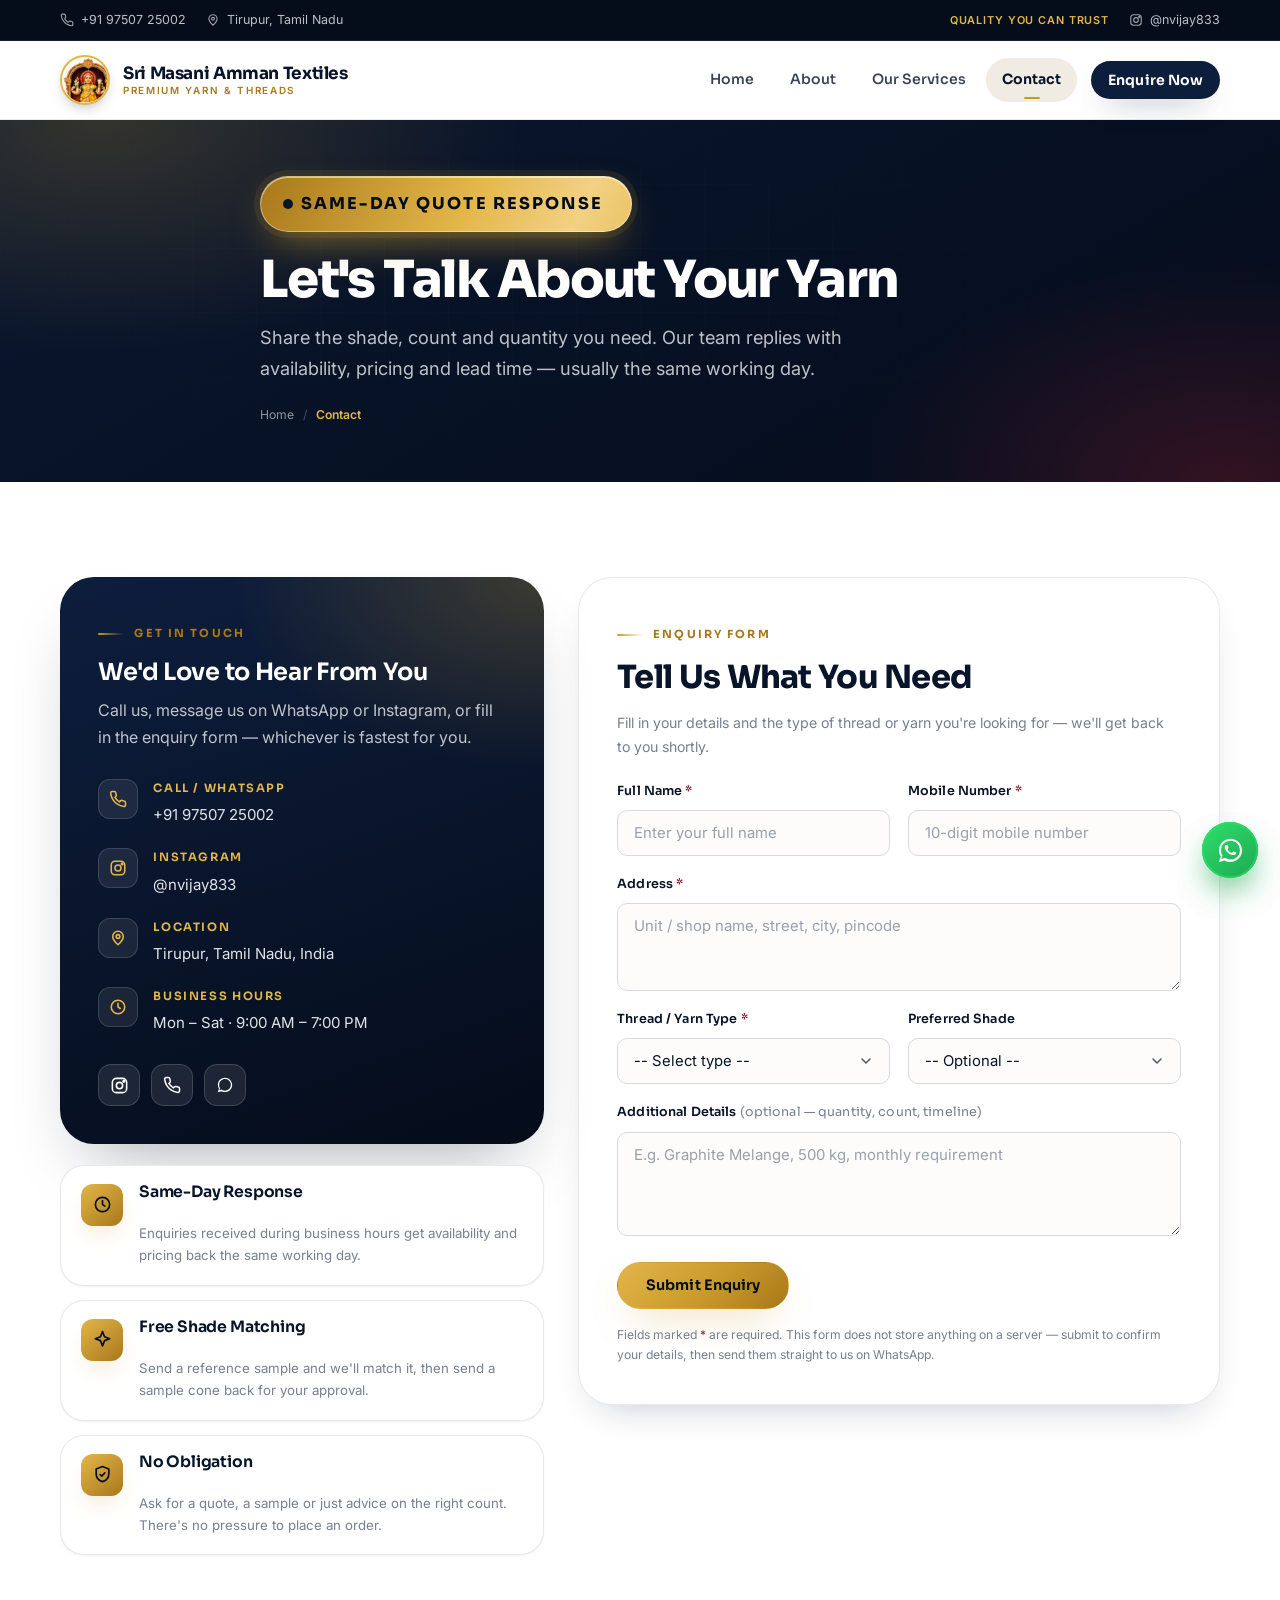
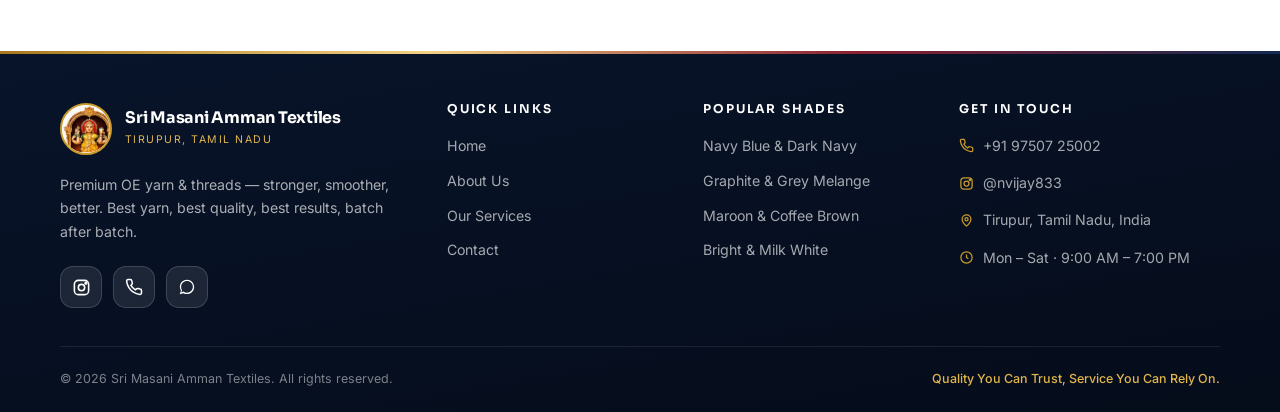
<file: contact.html>
<!DOCTYPE html>
<html lang="en">
<head>
<meta charset="UTF-8">
<meta name="viewport" content="width=device-width, initial-scale=1.0">
<title>Contact Us | Sri Masani Amman Textiles, Tirupur</title>
<meta name="description" content="Get in touch with Sri Masani Amman Textiles, Tirupur. Send an enquiry with your shade, count and quantity — same-day quote response on premium OE yarn and threads.">
<meta name="theme-color" content="#08142a">
<meta property="og:type" content="website">
<meta property="og:title" content="Contact Us | Sri Masani Amman Textiles, Tirupur">
<meta property="og:description" content="Get in touch with Sri Masani Amman Textiles, Tirupur. Send an enquiry with your shade, count and quantity — same-day quote response on premium OE yarn and threads.">
<meta property="og:image" content="images/poster_full.jpg">
<link rel="icon" type="image/png" href="images/favicon-96.png">
<link rel="preconnect" href="https://fonts.googleapis.com">
<link rel="preconnect" href="https://fonts.gstatic.com" crossorigin>
<link href="https://fonts.googleapis.com/css2?family=Sora:wght@400;500;600;700;800&family=Inter:wght@400;500;600;700&display=swap" rel="stylesheet">
<link rel="stylesheet" href="css/style.css">
</head>
<body>

<!-- ============================ TOP BAR ============================ -->
<div class="topbar">
  <div class="container">
    <div class="topbar-links">
      <a href="tel:+919750725002">
        <svg viewBox="0 0 24 24" fill="none" stroke="currentColor" stroke-width="2" stroke-linecap="round" stroke-linejoin="round"><path d="M22 16.9v3a2 2 0 0 1-2.2 2 19.8 19.8 0 0 1-8.6-3 19.5 19.5 0 0 1-6-6 19.8 19.8 0 0 1-3-8.7A2 2 0 0 1 4.1 2h3a2 2 0 0 1 2 1.7c.1.9.3 1.9.6 2.7a2 2 0 0 1-.5 2.1L7.9 9.9a16 16 0 0 0 6 6l1.4-1.4a2 2 0 0 1 2.1-.5c.9.3 1.8.5 2.7.6a2 2 0 0 1 1.9 2Z"/></svg>
        +91 97507 25002
      </a>
      <span>
        <svg viewBox="0 0 24 24" fill="none" stroke="currentColor" stroke-width="2" stroke-linecap="round" stroke-linejoin="round"><path d="M12 21s-7-6.1-7-11a7 7 0 0 1 14 0c0 4.9-7 11-7 11Z"/><circle cx="12" cy="10" r="2.5"/></svg>
        Tirupur, Tamil Nadu
      </span>
    </div>
    <div class="topbar-links">
      <span class="topbar-tag">Quality You Can Trust</span>
      <a href="https://www.instagram.com/nvijay833" target="_blank" rel="noopener">
        <svg viewBox="0 0 24 24" fill="none" stroke="currentColor" stroke-width="2"><rect x="3" y="3" width="18" height="18" rx="5"/><circle cx="12" cy="12" r="4"/><circle cx="17.5" cy="6.5" r="1"/></svg>
        @nvijay833
      </a>
    </div>
  </div>
</div>

<!-- ============================ NAVBAR ============================= -->
<header class="navbar">
  <div class="container">
    <a href="index.html" class="brand">
      <img src="images/emblem-sm.png" width="52" height="52" alt="Sri Masani Amman Textiles logo">
      <span class="brand-text">
        <strong>Sri Masani Amman Textiles</strong>
        <span>Premium Yarn &amp; Threads</span>
      </span>
    </a>
    <nav class="nav-links" id="nav-links">
      <a href="index.html" data-page="index.html">Home</a>
      <a href="about.html" data-page="about.html">About</a>
      <a href="services.html" data-page="services.html">Our Services</a>
      <a href="contact.html" data-page="contact.html">Contact</a>
      <a href="contact.html" class="btn btn-navy btn-sm nav-cta">Enquire Now</a>
    </nav>
    <button class="nav-toggle" aria-label="Toggle menu" aria-expanded="false">
      <span></span><span></span><span></span>
    </button>
  </div>
</header>

<!-- ========================= PAGE BANNER =========================== -->
<section class="page-banner">
  <div class="container">
    <span class="pill pill--hero"><span class="dot"></span>Same-Day Quote Response</span>
    <h1 style="margin-top:20px;">Let's Talk About Your Yarn</h1>
    <p>Share the shade, count and quantity you need. Our team replies with availability, pricing and lead time — usually the same working day.</p>
    <div class="crumb">
      <a href="index.html">Home</a><span class="sep">/</span><span class="current">Contact</span>
    </div>
  </div>
</section>

<!-- ========================== CONTACT GRID ========================= -->
<section class="section">
  <div class="container contact-grid">

    <!-- Contact info -->
    <div class="contact-col">
    <div class="reveal contact-info-card">
      <span class="eyebrow">Get In Touch</span>
      <h3>We'd Love to Hear From You</h3>
      <p style="color:rgba(255,255,255,.74);">Call us, message us on WhatsApp or Instagram, or fill in the enquiry form — whichever is fastest for you.</p>
      <ul class="contact-info-list">
        <li>
          <div class="icon-badge icon-badge--ghost icon-badge--sm">
            <svg viewBox="0 0 24 24" fill="none" stroke="currentColor" stroke-width="2.1" stroke-linecap="round" stroke-linejoin="round"><path d="M22 16.9v3a2 2 0 0 1-2.2 2 19.8 19.8 0 0 1-8.6-3 19.5 19.5 0 0 1-6-6 19.8 19.8 0 0 1-3-8.7A2 2 0 0 1 4.1 2h3a2 2 0 0 1 2 1.7c.1.9.3 1.9.6 2.7a2 2 0 0 1-.5 2.1L7.9 9.9a16 16 0 0 0 6 6l1.4-1.4a2 2 0 0 1 2.1-.5c.9.3 1.8.5 2.7.6a2 2 0 0 1 1.9 2Z"/></svg>
          </div>
          <div><strong>Call / WhatsApp</strong><a href="tel:+919750725002">+91 97507 25002</a></div>
        </li>
        <li>
          <div class="icon-badge icon-badge--ghost icon-badge--sm">
            <svg viewBox="0 0 24 24" fill="none" stroke="currentColor" stroke-width="2.1"><rect x="3" y="3" width="18" height="18" rx="5"/><circle cx="12" cy="12" r="4"/><circle cx="17.5" cy="6.5" r="1"/></svg>
          </div>
          <div><strong>Instagram</strong><a href="https://www.instagram.com/nvijay833" target="_blank" rel="noopener">@nvijay833</a></div>
        </li>
        <li>
          <div class="icon-badge icon-badge--ghost icon-badge--sm">
            <svg viewBox="0 0 24 24" fill="none" stroke="currentColor" stroke-width="2.1" stroke-linecap="round" stroke-linejoin="round"><path d="M12 21s-7-6.1-7-11a7 7 0 0 1 14 0c0 4.9-7 11-7 11Z"/><circle cx="12" cy="10" r="2.5"/></svg>
          </div>
          <div><strong>Location</strong><span>Tirupur, Tamil Nadu, India</span></div>
        </li>
        <li>
          <div class="icon-badge icon-badge--ghost icon-badge--sm">
            <svg viewBox="0 0 24 24" fill="none" stroke="currentColor" stroke-width="2.1" stroke-linecap="round" stroke-linejoin="round"><circle cx="12" cy="12" r="9"/><path d="M12 7v5l3 2"/></svg>
          </div>
          <div><strong>Business Hours</strong><span>Mon – Sat · 9:00 AM – 7:00 PM</span></div>
        </li>
      </ul>
      <div class="social-row">
        <a href="https://www.instagram.com/nvijay833" target="_blank" rel="noopener" aria-label="Instagram">
          <svg width="19" height="19" viewBox="0 0 24 24" fill="none" stroke="currentColor" stroke-width="2"><rect x="3" y="3" width="18" height="18" rx="5"/><circle cx="12" cy="12" r="4"/><circle cx="17.5" cy="6.5" r="1"/></svg>
        </a>
        <a href="tel:+919750725002" aria-label="Call us">
          <svg width="18" height="18" viewBox="0 0 24 24" fill="none" stroke="currentColor" stroke-width="2"><path d="M22 16.9v3a2 2 0 0 1-2.2 2 19.8 19.8 0 0 1-8.6-3 19.5 19.5 0 0 1-6-6 19.8 19.8 0 0 1-3-8.7A2 2 0 0 1 4.1 2h3a2 2 0 0 1 2 1.7c.1.9.3 1.9.6 2.7a2 2 0 0 1-.5 2.1L7.9 9.9a16 16 0 0 0 6 6l1.4-1.4a2 2 0 0 1 2.1-.5c.9.3 1.8.5 2.7.6a2 2 0 0 1 1.9 2Z"/></svg>
        </a>
        <a href="https://wa.me/919750725002" target="_blank" rel="noopener" aria-label="WhatsApp">
          <svg width="18" height="18" viewBox="0 0 32 32" fill="currentColor"><path d="M16 3C9 3 3.3 8.6 3.3 15.6c0 2.6.7 5 2 7.1L3 29l6.5-2.1c2 1.1 4.2 1.7 6.5 1.7 7 0 12.7-5.6 12.7-12.6C28.7 8.6 23 3 16 3Zm0 23c-2.1 0-4.1-.6-5.8-1.6l-.4-.2-3.9 1.3 1.3-3.8-.3-.4A10.4 10.4 0 0 1 5.6 15.6C5.6 9.9 10.3 5.3 16 5.3S26.4 9.9 26.4 15.6 21.7 26 16 26Z"/></svg>
        </a>
      </div>
    </div>

      <div class="contact-perks">
        <div class="card reveal">
        <div class="icon-badge icon-badge--gold">
        <svg viewBox="0 0 24 24" fill="none" stroke="currentColor" stroke-width="2.1" stroke-linecap="round" stroke-linejoin="round"><circle cx="12" cy="12" r="9"/><path d="M12 7v5l3 2"/></svg>
        </div>
        <h3>Same-Day Response</h3>
        <p>Enquiries received during business hours get availability and pricing back the same working day.</p>
        </div>
        <div class="card reveal" data-delay="1">
        <div class="icon-badge icon-badge--gold">
        <svg viewBox="0 0 24 24" fill="none" stroke="currentColor" stroke-width="2.1" stroke-linecap="round" stroke-linejoin="round"><path d="m12 2 2.6 6.6L21 11l-6.4 2.4L12 20l-2.6-6.6L3 11l6.4-2.4Z"/></svg>
        </div>
        <h3>Free Shade Matching</h3>
        <p>Send a reference sample and we'll match it, then send a sample cone back for your approval.</p>
        </div>
        <div class="card reveal" data-delay="2">
        <div class="icon-badge icon-badge--gold">
        <svg viewBox="0 0 24 24" fill="none" stroke="currentColor" stroke-width="2.1" stroke-linecap="round" stroke-linejoin="round"><path d="M12 2 4 5v6c0 5 3.4 8.7 8 10 4.6-1.3 8-5 8-10V5l-8-3Z"/><path d="m9 12 2 2 4-4"/></svg>
        </div>
        <h3>No Obligation</h3>
        <p>Ask for a quote, a sample or just advice on the right count. There's no pressure to place an order.</p>
        </div>
      </div>
    </div>

    <!-- Enquiry form -->
    <div class="reveal form-card">
      <span class="eyebrow">Enquiry Form</span>
      <h2 style="font-size:clamp(1.5rem,1.2rem + 1vw,2rem);">Tell Us What You Need</h2>
      <p style="color:var(--text-muted);font-size:var(--fs-sm);">Fill in your details and the type of thread or yarn you're looking for — we'll get back to you shortly.</p>

      <div class="form-success" id="form-success">
        <svg width="20" height="20" viewBox="0 0 24 24" fill="none" stroke="currentColor" stroke-width="2.6" stroke-linecap="round" stroke-linejoin="round" style="flex:none;margin-top:2px;"><path d="M20 6 9 17l-5-5"/></svg>
        <span class="success-text">Thank you! Your enquiry has been recorded.</span>
      </div>

      <form id="enquiry-form" novalidate style="margin-top:22px;">
        <div class="form-grid">
          <div class="form-row">
            <label for="field-name">Full Name <span class="req">*</span></label>
            <input type="text" id="field-name" name="name" placeholder="Enter your full name" autocomplete="name">
            <span class="error-msg"></span>
          </div>

          <div class="form-row">
            <label for="field-mobile">Mobile Number <span class="req">*</span></label>
            <input type="tel" id="field-mobile" name="mobile" placeholder="10-digit mobile number" autocomplete="tel" inputmode="numeric" maxlength="10">
            <span class="error-msg"></span>
          </div>

          <div class="form-row form-row--full">
            <label for="field-address">Address <span class="req">*</span></label>
            <textarea id="field-address" name="address" placeholder="Unit / shop name, street, city, pincode" autocomplete="street-address" style="min-height:88px;"></textarea>
            <span class="error-msg"></span>
          </div>

          <div class="form-row">
            <label for="field-thread-type">Thread / Yarn Type <span class="req">*</span></label>
            <select id="field-thread-type" name="threadType">
              <option value="" selected disabled>-- Select type --</option>
              <option value="OE Yarn (2s Count)">OE Yarn (2s Count)</option>
              <option value="Cotton Yarn">Cotton Yarn</option>
              <option value="Dyed Yarn">Dyed Yarn</option>
              <option value="Melange Yarn">Melange Yarn</option>
              <option value="Polyester Thread">Polyester Thread</option>
              <option value="Knitting Yarn">Knitting Yarn</option>
              <option value="Mop / Wipe Yarn">Mop / Wipe Yarn</option>
              <option value="Others">Others (mention below)</option>
            </select>
            <span class="error-msg"></span>
          </div>

          <div class="form-row">
            <label for="field-shade">Preferred Shade</label>
            <select id="field-shade" name="shade">
              <option value="" selected>-- Optional --</option>
              <option value="Navy Blue">Navy Blue</option>
              <option value="Dark Navy">Dark Navy</option>
              <option value="Black">Black</option>
              <option value="Graphite Melange">Graphite Melange</option>
              <option value="Grey Melange">Grey Melange</option>
              <option value="Maroon">Maroon</option>
              <option value="Coffee Brown">Coffee Brown</option>
              <option value="Bright White">Bright White</option>
              <option value="Dark Ash Grey">Dark Ash Grey</option>
              <option value="Ranirose">Ranirose</option>
              <option value="Steel Grey">Steel Grey</option>
              <option value="Yellow">Yellow</option>
              <option value="Dark Green">Dark Green</option>
              <option value="Milk White">Milk White</option>
              <option value="Custom match required">Custom match required</option>
            </select>
          </div>

          <div class="form-row form-row--full">
            <label for="field-message">Additional Details <span style="font-weight:400;color:var(--text-muted);">(optional — quantity, count, timeline)</span></label>
            <textarea id="field-message" name="message" placeholder="E.g. Graphite Melange, 500 kg, monthly requirement"></textarea>
          </div>
        </div>

        <div class="form-actions">
          <button type="submit" class="btn btn-gold">Submit Enquiry</button>
          <a href="#" id="whatsapp-send" target="_blank" rel="noopener" class="btn btn-navy" style="display:none;">
            <svg viewBox="0 0 32 32" fill="currentColor"><path d="M16 3C9 3 3.3 8.6 3.3 15.6c0 2.6.7 5 2 7.1L3 29l6.5-2.1c2 1.1 4.2 1.7 6.5 1.7 7 0 12.7-5.6 12.7-12.6C28.7 8.6 23 3 16 3Zm0 23c-2.1 0-4.1-.6-5.8-1.6l-.4-.2-3.9 1.3 1.3-3.8-.3-.4A10.4 10.4 0 0 1 5.6 15.6C5.6 9.9 10.3 5.3 16 5.3S26.4 9.9 26.4 15.6 21.7 26 16 26Z"/></svg>
            Send via WhatsApp
          </a>
        </div>
        <p class="form-note">Fields marked <span class="req">*</span> are required. This form does not store anything on a server — submit to confirm your details, then send them straight to us on WhatsApp.</p>
      </form>
    </div>
  </div>
</section>

<!-- ============================ FOOTER ============================= -->
<footer class="site-footer">
  <div class="container">
    <div class="footer-grid">
      <div>
        <div class="footer-brand">
          <img src="images/emblem-sm.png" width="52" height="52" alt="Sri Masani Amman Textiles logo">
          <span>
            <strong>Sri Masani Amman Textiles</strong>
            <span>Tirupur, Tamil Nadu</span>
          </span>
        </div>
        <p>Premium OE yarn &amp; threads — stronger, smoother, better. Best yarn, best quality, best results, batch after batch.</p>
        <div class="social-row">
          <a href="https://www.instagram.com/nvijay833" target="_blank" rel="noopener" aria-label="Instagram">
            <svg width="19" height="19" viewBox="0 0 24 24" fill="none" stroke="currentColor" stroke-width="2"><rect x="3" y="3" width="18" height="18" rx="5"/><circle cx="12" cy="12" r="4"/><circle cx="17.5" cy="6.5" r="1"/></svg>
          </a>
          <a href="tel:+919750725002" aria-label="Call us">
            <svg width="18" height="18" viewBox="0 0 24 24" fill="none" stroke="currentColor" stroke-width="2"><path d="M22 16.9v3a2 2 0 0 1-2.2 2 19.8 19.8 0 0 1-8.6-3 19.5 19.5 0 0 1-6-6 19.8 19.8 0 0 1-3-8.7A2 2 0 0 1 4.1 2h3a2 2 0 0 1 2 1.7c.1.9.3 1.9.6 2.7a2 2 0 0 1-.5 2.1L7.9 9.9a16 16 0 0 0 6 6l1.4-1.4a2 2 0 0 1 2.1-.5c.9.3 1.8.5 2.7.6a2 2 0 0 1 1.9 2Z"/></svg>
          </a>
          <a href="https://wa.me/919750725002" target="_blank" rel="noopener" aria-label="WhatsApp">
            <svg width="18" height="18" viewBox="0 0 32 32" fill="currentColor"><path d="M16 3C9 3 3.3 8.6 3.3 15.6c0 2.6.7 5 2 7.1L3 29l6.5-2.1c2 1.1 4.2 1.7 6.5 1.7 7 0 12.7-5.6 12.7-12.6C28.7 8.6 23 3 16 3Zm0 23c-2.1 0-4.1-.6-5.8-1.6l-.4-.2-3.9 1.3 1.3-3.8-.3-.4A10.4 10.4 0 0 1 5.6 15.6C5.6 9.9 10.3 5.3 16 5.3S26.4 9.9 26.4 15.6 21.7 26 16 26Z"/></svg>
          </a>
        </div>
      </div>
      <div>
        <h4>Quick Links</h4>
        <ul>
          <li><a href="index.html">Home</a></li>
          <li><a href="about.html">About Us</a></li>
          <li><a href="services.html">Our Services</a></li>
          <li><a href="contact.html">Contact</a></li>
        </ul>
      </div>
      <div>
        <h4>Popular Shades</h4>
        <ul>
          <li><span>Navy Blue &amp; Dark Navy</span></li>
          <li><span>Graphite &amp; Grey Melange</span></li>
          <li><span>Maroon &amp; Coffee Brown</span></li>
          <li><span>Bright &amp; Milk White</span></li>
        </ul>
      </div>
      <div>
        <h4>Get in Touch</h4>
        <ul>
          <li><a href="tel:+919750725002">
            <svg viewBox="0 0 24 24" fill="none" stroke="currentColor" stroke-width="2"><path d="M22 16.9v3a2 2 0 0 1-2.2 2 19.8 19.8 0 0 1-8.6-3 19.5 19.5 0 0 1-6-6 19.8 19.8 0 0 1-3-8.7A2 2 0 0 1 4.1 2h3a2 2 0 0 1 2 1.7c.1.9.3 1.9.6 2.7a2 2 0 0 1-.5 2.1L7.9 9.9a16 16 0 0 0 6 6l1.4-1.4a2 2 0 0 1 2.1-.5c.9.3 1.8.5 2.7.6a2 2 0 0 1 1.9 2Z"/></svg>
            +91 97507 25002</a></li>
          <li><a href="https://www.instagram.com/nvijay833" target="_blank" rel="noopener">
            <svg viewBox="0 0 24 24" fill="none" stroke="currentColor" stroke-width="2"><rect x="3" y="3" width="18" height="18" rx="5"/><circle cx="12" cy="12" r="4"/><circle cx="17.5" cy="6.5" r="1"/></svg>
            @nvijay833</a></li>
          <li><span>
            <svg viewBox="0 0 24 24" fill="none" stroke="currentColor" stroke-width="2"><path d="M12 21s-7-6.1-7-11a7 7 0 0 1 14 0c0 4.9-7 11-7 11Z"/><circle cx="12" cy="10" r="2.5"/></svg>
            Tirupur, Tamil Nadu, India</span></li>
          <li><span>
            <svg viewBox="0 0 24 24" fill="none" stroke="currentColor" stroke-width="2"><circle cx="12" cy="12" r="9"/><path d="M12 7v5l3 2"/></svg>
            Mon – Sat · 9:00 AM – 7:00 PM</span></li>
        </ul>
      </div>
    </div>
    <div class="footer-bottom">
      <span>© <span data-year></span> Sri Masani Amman Textiles. All rights reserved.</span>
      <span class="tagline">Quality You Can Trust, Service You Can Rely On.</span>
    </div>
  </div>
</footer>

<a href="https://wa.me/919750725002" target="_blank" rel="noopener" class="whatsapp-float" aria-label="Chat with us on WhatsApp">
  <svg viewBox="0 0 32 32"><path d="M16 3C9 3 3.3 8.6 3.3 15.6c0 2.6.7 5 2 7.1L3 29l6.5-2.1c2 1.1 4.2 1.7 6.5 1.7 7 0 12.7-5.6 12.7-12.6C28.7 8.6 23 3 16 3Zm0 23c-2.1 0-4.1-.6-5.8-1.6l-.4-.2-3.9 1.3 1.3-3.8-.3-.4A10.4 10.4 0 0 1 5.6 15.6C5.6 9.9 10.3 5.3 16 5.3S26.4 9.9 26.4 15.6 21.7 26 16 26Zm5.8-7.8c-.3-.2-1.9-.9-2.2-1-.3-.1-.5-.2-.7.2-.2.3-.8 1-1 1.2-.2.2-.4.2-.7.1-.3-.2-1.4-.5-2.6-1.6-1-.9-1.6-2-1.8-2.3-.2-.3 0-.5.1-.6.1-.1.3-.4.5-.6.1-.2.2-.3.3-.5.1-.2 0-.4 0-.5 0-.2-.7-1.7-1-2.3-.2-.6-.5-.5-.7-.5h-.6c-.2 0-.5.1-.8.4-.3.3-1 1-1 2.4s1.1 2.9 1.2 3c.1.2 2.2 3.4 5.4 4.7.7.3 1.3.5 1.8.6.7.2 1.4.2 1.9.1.6-.1 1.9-.8 2.1-1.5.3-.7.3-1.4.2-1.5-.1-.2-.3-.2-.6-.4Z"/></svg>
</a>
<button class="back-to-top" aria-label="Back to top">
  <svg width="19" height="19" viewBox="0 0 24 24" fill="none" stroke="currentColor" stroke-width="2.6" stroke-linecap="round" stroke-linejoin="round"><path d="m6 15 6-6 6 6"/></svg>
</button>

<a href="https://wa.me/919750725002" target="_blank" rel="noopener" class="whatsapp-float" aria-label="Chat with us on WhatsApp">
  <svg viewBox="0 0 32 32"><path d="M16 3C9 3 3.3 8.6 3.3 15.6c0 2.6.7 5 2 7.1L3 29l6.5-2.1c2 1.1 4.2 1.7 6.5 1.7 7 0 12.7-5.6 12.7-12.6C28.7 8.6 23 3 16 3Zm0 23c-2.1 0-4.1-.6-5.8-1.6l-.4-.2-3.9 1.3 1.3-3.8-.3-.4A10.4 10.4 0 0 1 5.6 15.6C5.6 9.9 10.3 5.3 16 5.3S26.4 9.9 26.4 15.6 21.7 26 16 26Zm5.8-7.8c-.3-.2-1.9-.9-2.2-1-.3-.1-.5-.2-.7.2-.2.3-.8 1-1 1.2-.2.2-.4.2-.7.1-.3-.2-1.4-.5-2.6-1.6-1-.9-1.6-2-1.8-2.3-.2-.3 0-.5.1-.6.1-.1.3-.4.5-.6.1-.2.2-.3.3-.5.1-.2 0-.4 0-.5 0-.2-.7-1.7-1-2.3-.2-.6-.5-.5-.7-.5h-.6c-.2 0-.5.1-.8.4-.3.3-1 1-1 2.4s1.1 2.9 1.2 3c.1.2 2.2 3.4 5.4 4.7.7.3 1.3.5 1.8.6.7.2 1.4.2 1.9.1.6-.1 1.9-.8 2.1-1.5.3-.7.3-1.4.2-1.5-.1-.2-.3-.2-.6-.4Z"/></svg>
</a>
<button class="back-to-top" aria-label="Back to top">
  <svg width="19" height="19" viewBox="0 0 24 24" fill="none" stroke="currentColor" stroke-width="2.6" stroke-linecap="round" stroke-linejoin="round"><path d="m6 15 6-6 6 6"/></svg>
</button>

<script src="js/script.js"></script>
</body>
</html>
</file>
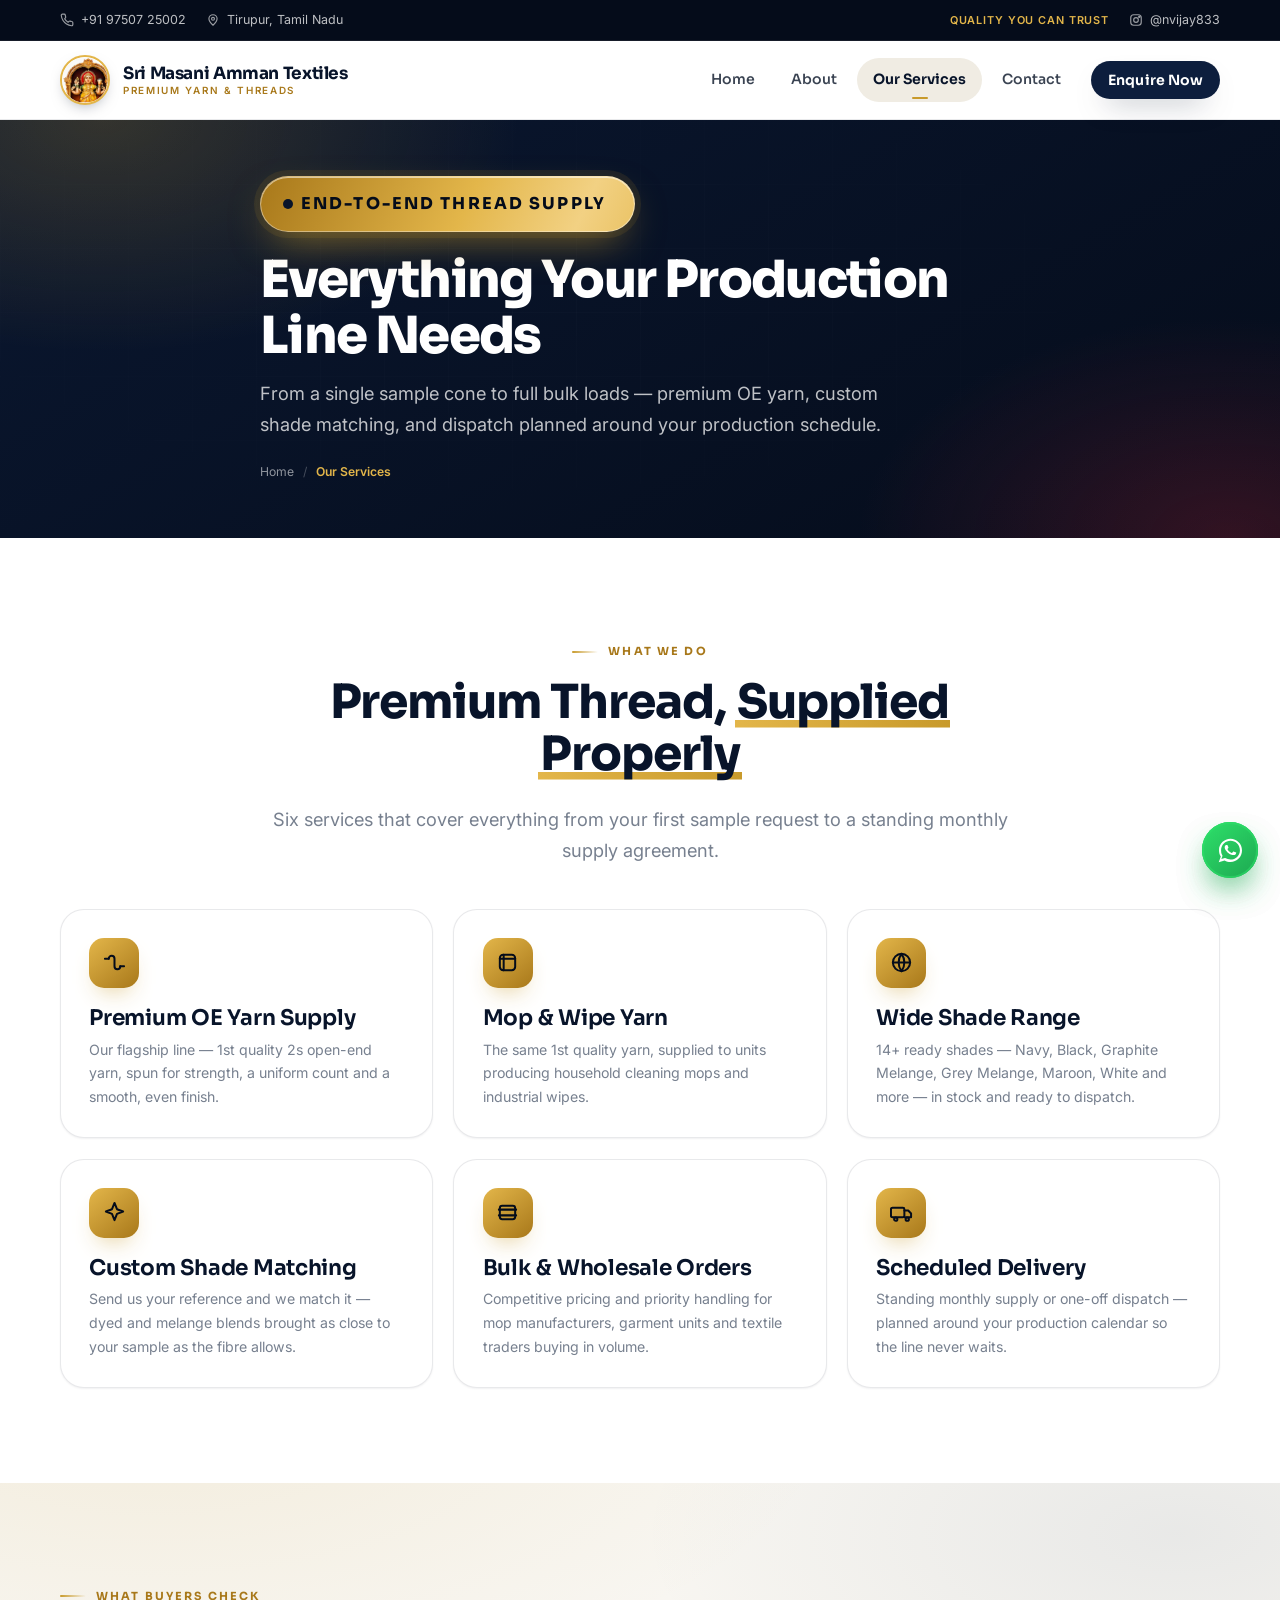
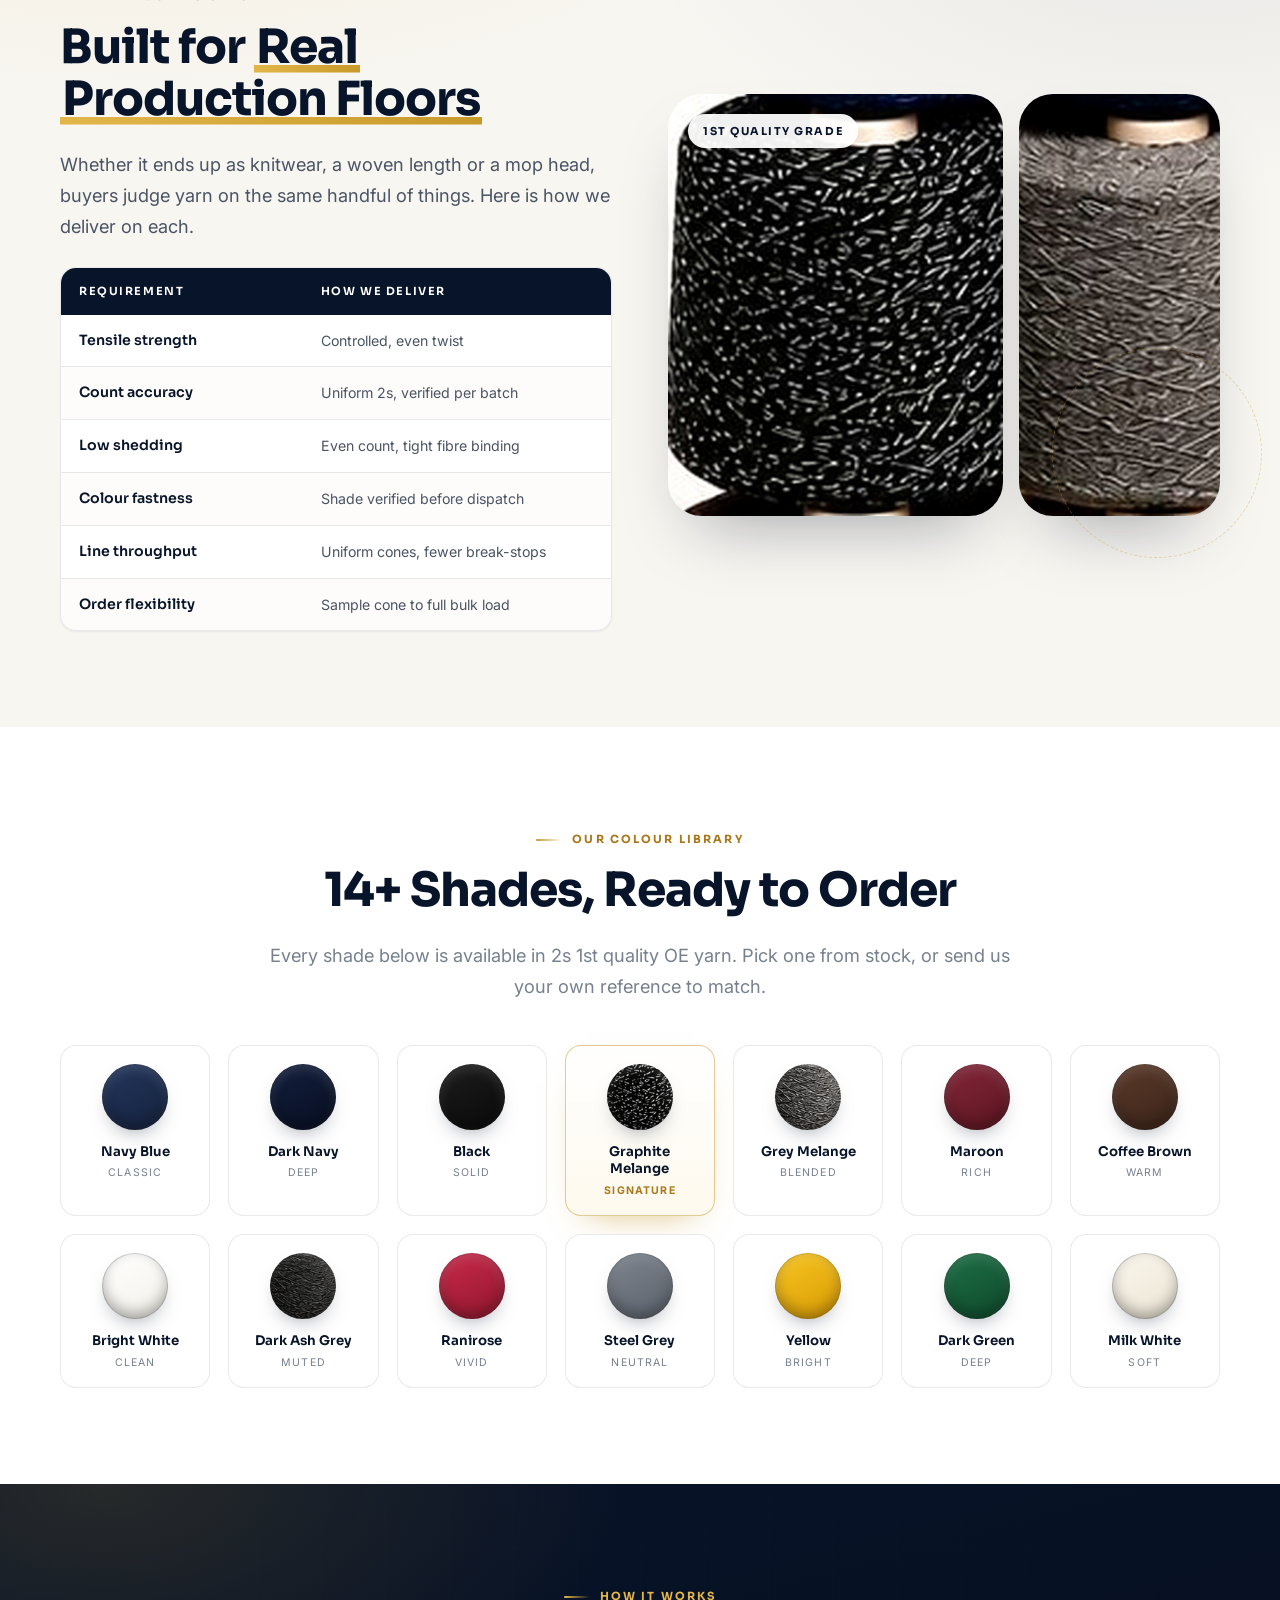
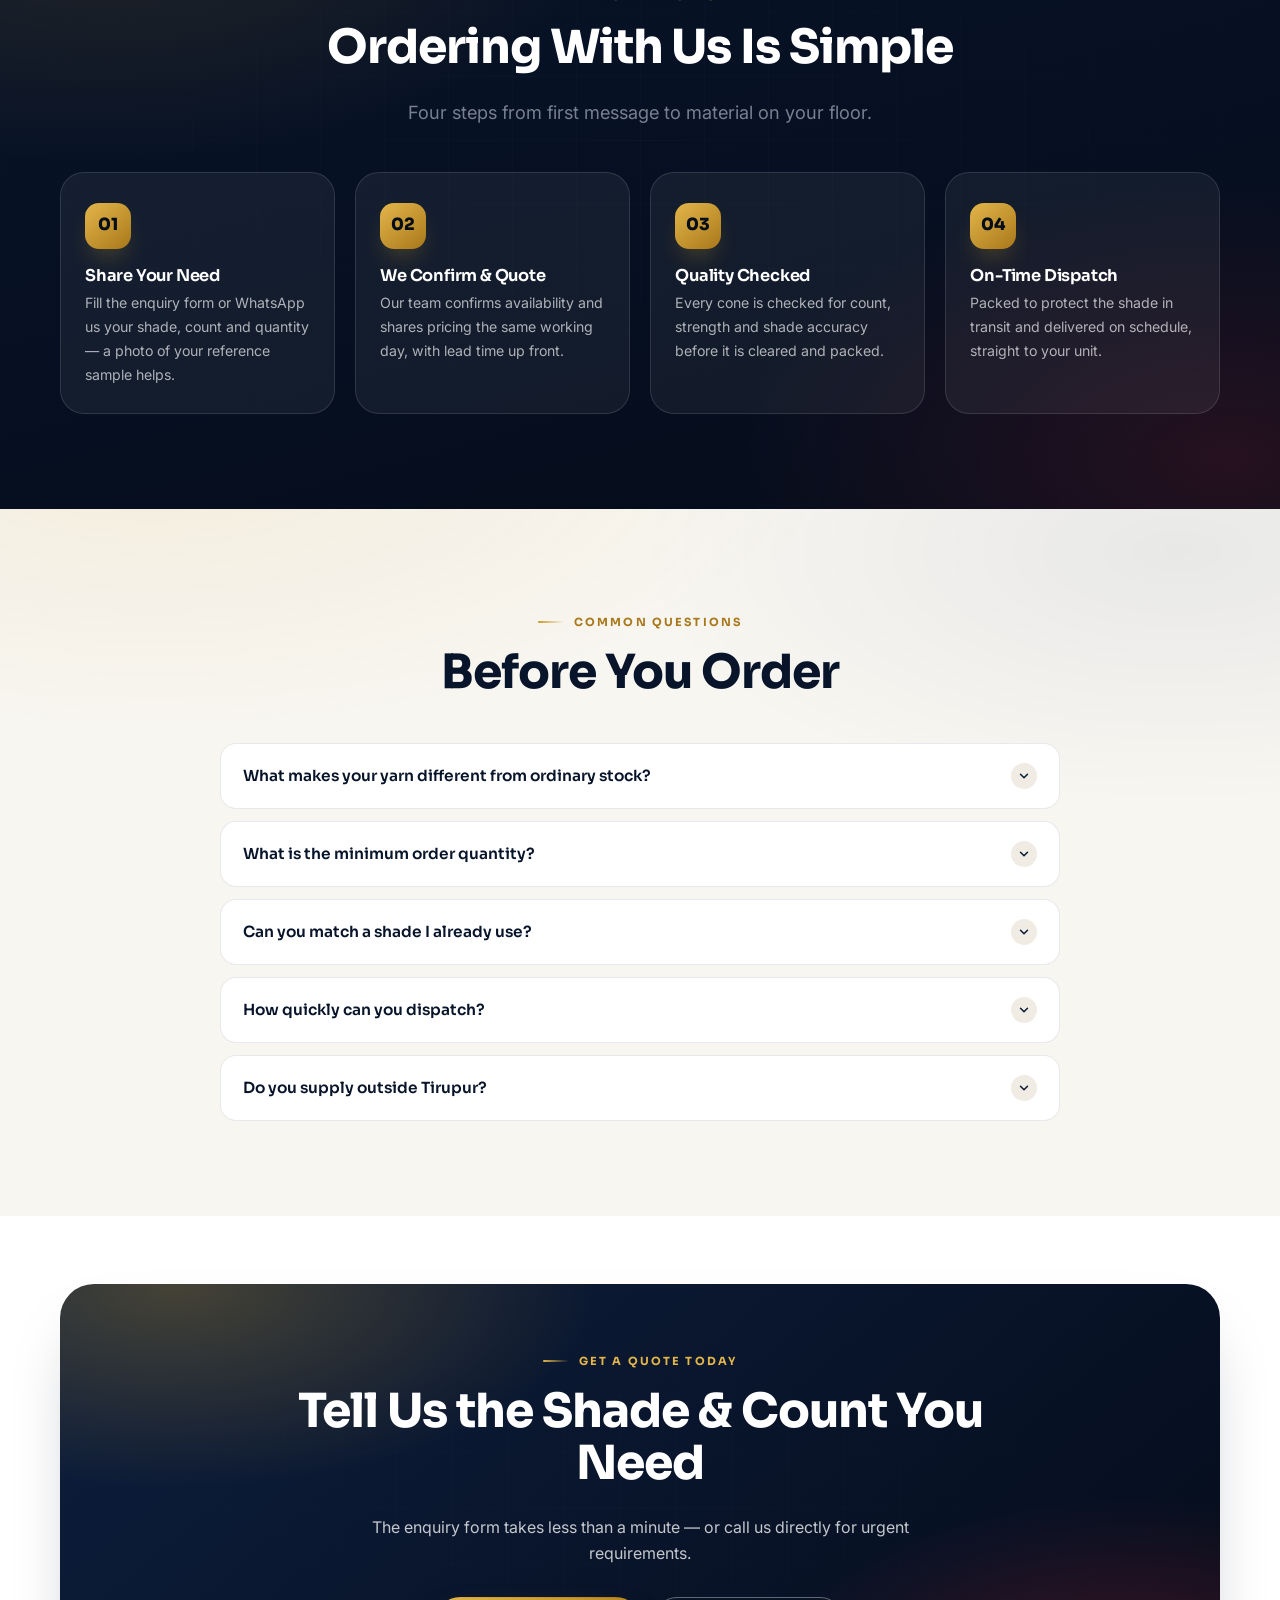
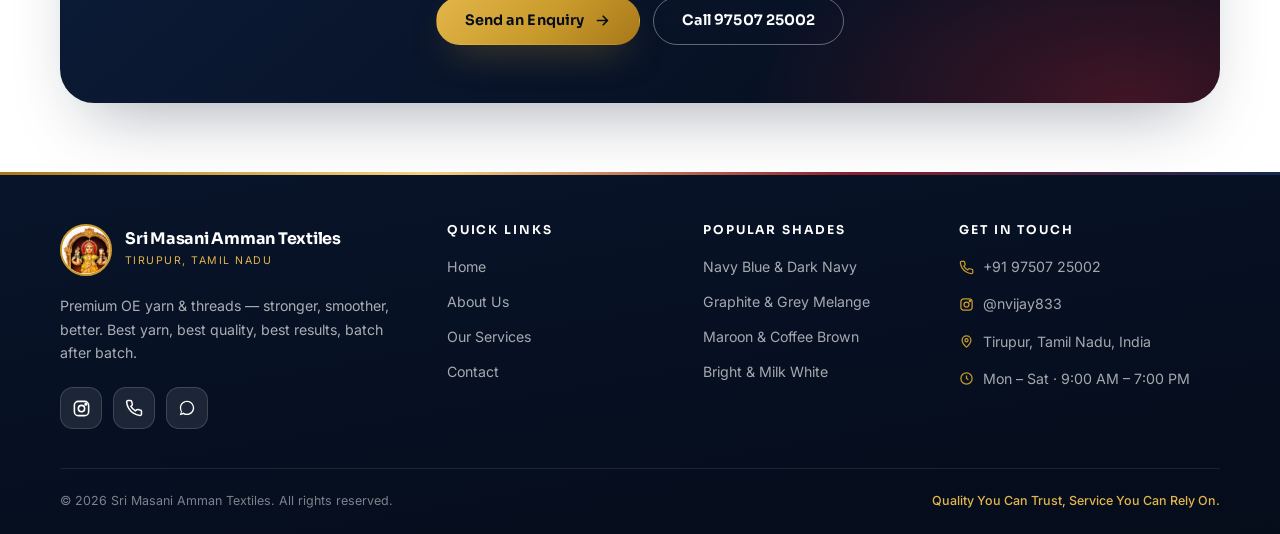
<file: services.html>
<!DOCTYPE html>
<html lang="en">
<head>
<meta charset="UTF-8">
<meta name="viewport" content="width=device-width, initial-scale=1.0">
<title>Our Services | Premium OE Yarn &amp; Thread Supply, Tirupur</title>
<meta name="description" content="Premium 2s OE yarn and threads, 14+ ready shades, custom shade matching, bulk orders and scheduled delivery from Sri Masani Amman Textiles, Tirupur.">
<meta name="theme-color" content="#08142a">
<meta property="og:type" content="website">
<meta property="og:title" content="Our Services | Premium OE Yarn &amp; Thread Supply, Tirupur">
<meta property="og:description" content="Premium 2s OE yarn and threads, 14+ ready shades, custom shade matching, bulk orders and scheduled delivery from Sri Masani Amman Textiles, Tirupur.">
<meta property="og:image" content="images/poster_full.jpg">
<link rel="icon" type="image/png" href="images/favicon-96.png">
<link rel="preconnect" href="https://fonts.googleapis.com">
<link rel="preconnect" href="https://fonts.gstatic.com" crossorigin>
<link href="https://fonts.googleapis.com/css2?family=Sora:wght@400;500;600;700;800&family=Inter:wght@400;500;600;700&display=swap" rel="stylesheet">
<link rel="stylesheet" href="css/style.css">
</head>
<body>

<!-- ============================ TOP BAR ============================ -->
<div class="topbar">
  <div class="container">
    <div class="topbar-links">
      <a href="tel:+919750725002">
        <svg viewBox="0 0 24 24" fill="none" stroke="currentColor" stroke-width="2" stroke-linecap="round" stroke-linejoin="round"><path d="M22 16.9v3a2 2 0 0 1-2.2 2 19.8 19.8 0 0 1-8.6-3 19.5 19.5 0 0 1-6-6 19.8 19.8 0 0 1-3-8.7A2 2 0 0 1 4.1 2h3a2 2 0 0 1 2 1.7c.1.9.3 1.9.6 2.7a2 2 0 0 1-.5 2.1L7.9 9.9a16 16 0 0 0 6 6l1.4-1.4a2 2 0 0 1 2.1-.5c.9.3 1.8.5 2.7.6a2 2 0 0 1 1.9 2Z"/></svg>
        +91 97507 25002
      </a>
      <span>
        <svg viewBox="0 0 24 24" fill="none" stroke="currentColor" stroke-width="2" stroke-linecap="round" stroke-linejoin="round"><path d="M12 21s-7-6.1-7-11a7 7 0 0 1 14 0c0 4.9-7 11-7 11Z"/><circle cx="12" cy="10" r="2.5"/></svg>
        Tirupur, Tamil Nadu
      </span>
    </div>
    <div class="topbar-links">
      <span class="topbar-tag">Quality You Can Trust</span>
      <a href="https://www.instagram.com/nvijay833" target="_blank" rel="noopener">
        <svg viewBox="0 0 24 24" fill="none" stroke="currentColor" stroke-width="2"><rect x="3" y="3" width="18" height="18" rx="5"/><circle cx="12" cy="12" r="4"/><circle cx="17.5" cy="6.5" r="1"/></svg>
        @nvijay833
      </a>
    </div>
  </div>
</div>

<!-- ============================ NAVBAR ============================= -->
<header class="navbar">
  <div class="container">
    <a href="index.html" class="brand">
      <img src="images/emblem-sm.png" width="52" height="52" alt="Sri Masani Amman Textiles logo">
      <span class="brand-text">
        <strong>Sri Masani Amman Textiles</strong>
        <span>Premium Yarn &amp; Threads</span>
      </span>
    </a>
    <nav class="nav-links" id="nav-links">
      <a href="index.html" data-page="index.html">Home</a>
      <a href="about.html" data-page="about.html">About</a>
      <a href="services.html" data-page="services.html">Our Services</a>
      <a href="contact.html" data-page="contact.html">Contact</a>
      <a href="contact.html" class="btn btn-navy btn-sm nav-cta">Enquire Now</a>
    </nav>
    <button class="nav-toggle" aria-label="Toggle menu" aria-expanded="false">
      <span></span><span></span><span></span>
    </button>
  </div>
</header>

<!-- ========================= PAGE BANNER =========================== -->
<section class="page-banner">
  <div class="container">
    <span class="pill pill--hero"><span class="dot"></span>End-to-End Thread Supply</span>
    <h1 style="margin-top:20px;">Everything Your Production Line Needs</h1>
    <p>From a single sample cone to full bulk loads — premium OE yarn, custom shade matching, and dispatch planned around your production schedule.</p>
    <div class="crumb">
      <a href="index.html">Home</a><span class="sep">/</span><span class="current">Our Services</span>
    </div>
  </div>
</section>

<!-- ========================= SERVICES GRID ========================= -->
<section class="section">
  <div class="container">
    <div class="section-head reveal">
      <span class="eyebrow">What We Do</span>
      <h2>Premium Thread, <span class="underline-gold">Supplied Properly</span></h2>
      <p>Six services that cover everything from your first sample request to a standing monthly supply agreement.</p>
    </div>
    <div class="grid grid-3">
      <div class="card reveal">
        <div class="icon-badge icon-badge--gold">
          <svg viewBox="0 0 24 24" fill="none" stroke="currentColor" stroke-width="2.1" stroke-linecap="round" stroke-linejoin="round"><path d="M6 8a3 3 0 0 1 6 0v8a3 3 0 0 0 6 0"/><path d="M2 8h4M18 16h4"/></svg>
        </div>
        <h3>Premium OE Yarn Supply</h3>
        <p>Our flagship line — 1st quality 2s open-end yarn, spun for strength, a uniform count and a smooth, even finish.</p>
      </div>
      <div class="card reveal" data-delay="1">
        <div class="icon-badge icon-badge--gold">
          <svg viewBox="0 0 24 24" fill="none" stroke="currentColor" stroke-width="2.1" stroke-linecap="round" stroke-linejoin="round"><rect x="4" y="4" width="16" height="16" rx="3.5"/><path d="M8 4v16M4 8h16"/></svg>
        </div>
        <h3>Mop &amp; Wipe Yarn</h3>
        <p>The same 1st quality yarn, supplied to units producing household cleaning mops and industrial wipes.</p>
      </div>
      <div class="card reveal" data-delay="2">
        <div class="icon-badge icon-badge--gold">
          <svg viewBox="0 0 24 24" fill="none" stroke="currentColor" stroke-width="2.1" stroke-linecap="round" stroke-linejoin="round"><circle cx="12" cy="12" r="9"/><path d="M3 12h18M12 3a15 15 0 0 1 0 18 15 15 0 0 1 0-18Z"/></svg>
        </div>
        <h3>Wide Shade Range</h3>
        <p>14+ ready shades — Navy, Black, Graphite Melange, Grey Melange, Maroon, White and more — in stock and ready to dispatch.</p>
      </div>
      <div class="card reveal" data-delay="3">
        <div class="icon-badge icon-badge--gold">
          <svg viewBox="0 0 24 24" fill="none" stroke="currentColor" stroke-width="2.1" stroke-linecap="round" stroke-linejoin="round"><path d="m12 2 2.6 6.6L21 11l-6.4 2.4L12 20l-2.6-6.6L3 11l6.4-2.4Z"/></svg>
        </div>
        <h3>Custom Shade Matching</h3>
        <p>Send us your reference and we match it — dyed and melange blends brought as close to your sample as the fibre allows.</p>
      </div>
      <div class="card reveal">
        <div class="icon-badge icon-badge--gold">
          <svg viewBox="0 0 24 24" fill="none" stroke="currentColor" stroke-width="2.1" stroke-linecap="round" stroke-linejoin="round"><path d="M3 9h18M3 15h18"/><rect x="4" y="5" width="16" height="14" rx="2.5"/></svg>
        </div>
        <h3>Bulk &amp; Wholesale Orders</h3>
        <p>Competitive pricing and priority handling for mop manufacturers, garment units and textile traders buying in volume.</p>
      </div>
      <div class="card reveal" data-delay="1">
        <div class="icon-badge icon-badge--gold">
          <svg viewBox="0 0 24 24" fill="none" stroke="currentColor" stroke-width="2.1" stroke-linecap="round" stroke-linejoin="round"><rect x="1" y="7" width="14" height="10" rx="1.5"/><path d="M15 10h4l3 3v4h-7"/><circle cx="6" cy="19" r="1.7"/><circle cx="18" cy="19" r="1.7"/></svg>
        </div>
        <h3>Scheduled Delivery</h3>
        <p>Standing monthly supply or one-off dispatch — planned around your production calendar so the line never waits.</p>
      </div>
    </div>
  </div>
</section>

<!-- ====================== APPLICATION SPOTLIGHT ==================== -->
<section class="section section--bone">
  <div class="container split">
    <div class="reveal">
      <span class="eyebrow">What Buyers Check</span>
      <h2>Built for <span class="underline-gold">Real Production Floors</span></h2>
      <p class="lead">Whether it ends up as knitwear, a woven length or a mop head, buyers judge yarn on the same handful of things. Here is how we deliver on each.</p>
      <table class="spec-table" style="margin-top:24px;">
        <thead><tr><th>Requirement</th><th>How We Deliver</th></tr></thead>
        <tbody>
          <tr><td>Tensile strength</td><td>Controlled, even twist</td></tr>
          <tr><td>Count accuracy</td><td>Uniform 2s, verified per batch</td></tr>
          <tr><td>Low shedding</td><td>Even count, tight fibre binding</td></tr>
          <tr><td>Colour fastness</td><td>Shade verified before dispatch</td></tr>
          <tr><td>Line throughput</td><td>Uniform cones, fewer break-stops</td></tr>
          <tr><td>Order flexibility</td><td>Sample cone to full bulk load</td></tr>
        </tbody>
      </table>
    </div>
    <div class="reveal media-panel media-panel--stack">
      <img src="images/melange-detail.jpg" width="710" height="895" alt="Close-up of Graphite Melange yarn fibre texture" loading="lazy">
      <img src="images/cone-grey.jpg" width="730" height="895" alt="Grey Melange yarn cone" loading="lazy">
      <div class="ring"></div>
      <span class="tag">1st Quality Grade</span>
    </div>
  </div>
</section>

<!-- ========================= COLOUR LIBRARY ======================== -->
<section class="section">
  <div class="container">
    <div class="section-head reveal">
      <span class="eyebrow">Our Colour Library</span>
      <h2>14+ Shades, Ready to Order</h2>
      <p>Every shade below is available in 2s 1st quality OE yarn. Pick one from stock, or send us your own reference to match.</p>
    </div>
    <div style="--i:1" class="shade-grid reveal">
      <div style="--i:2" class="shade"><div class="swatch" style="background:linear-gradient(150deg,#22355c,#16233f)"></div><strong>Navy Blue</strong><span>Classic</span></div>
      <div style="--i:3" class="shade"><div class="swatch" style="background:linear-gradient(150deg,#121e3d,#080f22)"></div><strong>Dark Navy</strong><span>Deep</span></div>
      <div style="--i:4" class="shade"><div class="swatch" style="background:linear-gradient(150deg,#1c1c1c,#0a0a0a)"></div><strong>Black</strong><span>Solid</span></div>
      <div style="--i:5" class="shade shade--featured"><div class="swatch melange-graphite"></div><strong>Graphite Melange</strong><span>Signature</span></div>
      <div style="--i:6" class="shade"><div class="swatch melange-grey"></div><strong>Grey Melange</strong><span>Blended</span></div>
      <div style="--i:7" class="shade"><div class="swatch" style="background:linear-gradient(150deg,#83263a,#5c1520)"></div><strong>Maroon</strong><span>Rich</span></div>
      <div style="--i:8" class="shade"><div class="swatch" style="background:linear-gradient(150deg,#5b3a2a,#3b2419)"></div><strong>Coffee Brown</strong><span>Warm</span></div>
      <div style="--i:9" class="shade"><div class="swatch is-light" style="background:linear-gradient(150deg,#ffffff,#f2f0e8)"></div><strong>Bright White</strong><span>Clean</span></div>
      <div style="--i:10" class="shade"><div class="swatch melange-ash"></div><strong>Dark Ash Grey</strong><span>Muted</span></div>
      <div style="--i:11" class="shade"><div class="swatch" style="background:linear-gradient(150deg,#c8294a,#93172f)"></div><strong>Ranirose</strong><span>Vivid</span></div>
      <div style="--i:12" class="shade"><div class="swatch" style="background:linear-gradient(150deg,#7e858f,#5c626c)"></div><strong>Steel Grey</strong><span>Neutral</span></div>
      <div style="--i:13" class="shade"><div class="swatch" style="background:linear-gradient(150deg,#f7c521,#d99b04)"></div><strong>Yellow</strong><span>Bright</span></div>
      <div style="--i:14" class="shade"><div class="swatch" style="background:linear-gradient(150deg,#1d6f47,#0f4a2c)"></div><strong>Dark Green</strong><span>Deep</span></div>
      <div style="--i:15" class="shade"><div class="swatch is-light" style="background:linear-gradient(150deg,#faf6ec,#ece5d5)"></div><strong>Milk White</strong><span>Soft</span></div>
    </div>
  </div>
</section>

<!-- ============================ PROCESS ============================ -->
<section class="section section--dark">
  <div class="container">
    <div class="section-head reveal">
      <span class="eyebrow">How It Works</span>
      <h2>Ordering With Us Is Simple</h2>
      <p>Four steps from first message to material on your floor.</p>
    </div>
    <div class="steps">
      <div class="step reveal">
        <div class="step-no">01</div>
        <h3>Share Your Need</h3>
        <p>Fill the enquiry form or WhatsApp us your shade, count and quantity — a photo of your reference sample helps.</p>
      </div>
      <div class="step reveal" data-delay="1">
        <div class="step-no">02</div>
        <h3>We Confirm &amp; Quote</h3>
        <p>Our team confirms availability and shares pricing the same working day, with lead time up front.</p>
      </div>
      <div class="step reveal" data-delay="2">
        <div class="step-no">03</div>
        <h3>Quality Checked</h3>
        <p>Every cone is checked for count, strength and shade accuracy before it is cleared and packed.</p>
      </div>
      <div class="step reveal" data-delay="3">
        <div class="step-no">04</div>
        <h3>On-Time Dispatch</h3>
        <p>Packed to protect the shade in transit and delivered on schedule, straight to your unit.</p>
      </div>
    </div>
  </div>
</section>

<!-- ============================== FAQ ============================== -->
<section class="section section--bone">
  <div class="container">
    <div class="section-head reveal">
      <span class="eyebrow">Common Questions</span>
      <h2>Before You Order</h2>
    </div>
    <div class="faq reveal">
      <div class="faq-item">
        <button class="faq-q" type="button">What makes your yarn different from ordinary stock?
          <span class="chev"><svg viewBox="0 0 24 24" fill="none" stroke="currentColor" stroke-width="2.6" stroke-linecap="round" stroke-linejoin="round"><path d="m6 9 6 6 6-6"/></svg></span>
        </button>
        <div class="faq-a"><div>Two things: grade and consistency. We supply 1st quality only, and we verify count, strength and shade on every batch rather than spot-checking. That is what stops a lot running differently from the one before it — the difference you feel on the machine, not on the invoice.</div></div>
      </div>
      <div class="faq-item">
        <button class="faq-q" type="button">What is the minimum order quantity?
          <span class="chev"><svg viewBox="0 0 24 24" fill="none" stroke="currentColor" stroke-width="2.6" stroke-linecap="round" stroke-linejoin="round"><path d="m6 9 6 6 6-6"/></svg></span>
        </button>
        <div class="faq-a"><div>We handle everything from a single sample cone through to full bulk loads. Tell us your quantity in the enquiry and we will confirm pricing for that band — volume buyers get priority handling and better rates.</div></div>
      </div>
      <div class="faq-item">
        <button class="faq-q" type="button">Can you match a shade I already use?
          <span class="chev"><svg viewBox="0 0 24 24" fill="none" stroke="currentColor" stroke-width="2.6" stroke-linecap="round" stroke-linejoin="round"><path d="m6 9 6 6 6-6"/></svg></span>
        </button>
        <div class="faq-a"><div>Yes. Send us a physical sample or a clear photo of your reference and we will match it as closely as the fibre allows — solid shades and melange blends both. We will send a sample cone back for approval before any bulk run.</div></div>
      </div>
      <div class="faq-item">
        <button class="faq-q" type="button">How quickly can you dispatch?
          <span class="chev"><svg viewBox="0 0 24 24" fill="none" stroke="currentColor" stroke-width="2.6" stroke-linecap="round" stroke-linejoin="round"><path d="m6 9 6 6 6-6"/></svg></span>
        </button>
        <div class="faq-a"><div>Ready shades held in stock move fastest. Custom-matched shades need additional time for the match and approval cycle. We confirm the exact lead time with your quote — usually the same working day you enquire.</div></div>
      </div>
      <div class="faq-item">
        <button class="faq-q" type="button">Do you supply outside Tirupur?
          <span class="chev"><svg viewBox="0 0 24 24" fill="none" stroke="currentColor" stroke-width="2.6" stroke-linecap="round" stroke-linejoin="round"><path d="m6 9 6 6 6-6"/></svg></span>
        </button>
        <div class="faq-a"><div>Yes — we dispatch to garment units, knitters, mop manufacturers and traders across Tamil Nadu and beyond. Share your delivery address in the enquiry form and we will include freight in the quote.</div></div>
      </div>
    </div>
  </div>
</section>

<!-- ============================== CTA ============================== -->
<section class="section section--tight">
  <div class="container">
    <div class="cta-banner reveal">
      <span class="eyebrow">Get a Quote Today</span>
      <h2>Tell Us the Shade &amp; Count You Need</h2>
      <p>The enquiry form takes less than a minute — or call us directly for urgent requirements.</p>
      <div class="cta-actions">
        <a href="contact.html" class="btn btn-gold">Send an Enquiry
          <svg viewBox="0 0 24 24" fill="none" stroke="currentColor" stroke-width="2.4" stroke-linecap="round" stroke-linejoin="round"><path d="M5 12h14M13 6l6 6-6 6"/></svg>
        </a>
        <a href="tel:+919750725002" class="btn btn-outline">Call 97507 25002</a>
      </div>
    </div>
  </div>
</section>


<!-- ============================ FOOTER ============================= -->
<footer class="site-footer">
  <div class="container">
    <div class="footer-grid">
      <div>
        <div class="footer-brand">
          <img src="images/emblem-sm.png" width="52" height="52" alt="Sri Masani Amman Textiles logo">
          <span>
            <strong>Sri Masani Amman Textiles</strong>
            <span>Tirupur, Tamil Nadu</span>
          </span>
        </div>
        <p>Premium OE yarn &amp; threads — stronger, smoother, better. Best yarn, best quality, best results, batch after batch.</p>
        <div class="social-row">
          <a href="https://www.instagram.com/nvijay833" target="_blank" rel="noopener" aria-label="Instagram">
            <svg width="19" height="19" viewBox="0 0 24 24" fill="none" stroke="currentColor" stroke-width="2"><rect x="3" y="3" width="18" height="18" rx="5"/><circle cx="12" cy="12" r="4"/><circle cx="17.5" cy="6.5" r="1"/></svg>
          </a>
          <a href="tel:+919750725002" aria-label="Call us">
            <svg width="18" height="18" viewBox="0 0 24 24" fill="none" stroke="currentColor" stroke-width="2"><path d="M22 16.9v3a2 2 0 0 1-2.2 2 19.8 19.8 0 0 1-8.6-3 19.5 19.5 0 0 1-6-6 19.8 19.8 0 0 1-3-8.7A2 2 0 0 1 4.1 2h3a2 2 0 0 1 2 1.7c.1.9.3 1.9.6 2.7a2 2 0 0 1-.5 2.1L7.9 9.9a16 16 0 0 0 6 6l1.4-1.4a2 2 0 0 1 2.1-.5c.9.3 1.8.5 2.7.6a2 2 0 0 1 1.9 2Z"/></svg>
          </a>
          <a href="https://wa.me/919750725002" target="_blank" rel="noopener" aria-label="WhatsApp">
            <svg width="18" height="18" viewBox="0 0 32 32" fill="currentColor"><path d="M16 3C9 3 3.3 8.6 3.3 15.6c0 2.6.7 5 2 7.1L3 29l6.5-2.1c2 1.1 4.2 1.7 6.5 1.7 7 0 12.7-5.6 12.7-12.6C28.7 8.6 23 3 16 3Zm0 23c-2.1 0-4.1-.6-5.8-1.6l-.4-.2-3.9 1.3 1.3-3.8-.3-.4A10.4 10.4 0 0 1 5.6 15.6C5.6 9.9 10.3 5.3 16 5.3S26.4 9.9 26.4 15.6 21.7 26 16 26Z"/></svg>
          </a>
        </div>
      </div>
      <div>
        <h4>Quick Links</h4>
        <ul>
          <li><a href="index.html">Home</a></li>
          <li><a href="about.html">About Us</a></li>
          <li><a href="services.html">Our Services</a></li>
          <li><a href="contact.html">Contact</a></li>
        </ul>
      </div>
      <div>
        <h4>Popular Shades</h4>
        <ul>
          <li><span>Navy Blue &amp; Dark Navy</span></li>
          <li><span>Graphite &amp; Grey Melange</span></li>
          <li><span>Maroon &amp; Coffee Brown</span></li>
          <li><span>Bright &amp; Milk White</span></li>
        </ul>
      </div>
      <div>
        <h4>Get in Touch</h4>
        <ul>
          <li><a href="tel:+919750725002">
            <svg viewBox="0 0 24 24" fill="none" stroke="currentColor" stroke-width="2"><path d="M22 16.9v3a2 2 0 0 1-2.2 2 19.8 19.8 0 0 1-8.6-3 19.5 19.5 0 0 1-6-6 19.8 19.8 0 0 1-3-8.7A2 2 0 0 1 4.1 2h3a2 2 0 0 1 2 1.7c.1.9.3 1.9.6 2.7a2 2 0 0 1-.5 2.1L7.9 9.9a16 16 0 0 0 6 6l1.4-1.4a2 2 0 0 1 2.1-.5c.9.3 1.8.5 2.7.6a2 2 0 0 1 1.9 2Z"/></svg>
            +91 97507 25002</a></li>
          <li><a href="https://www.instagram.com/nvijay833" target="_blank" rel="noopener">
            <svg viewBox="0 0 24 24" fill="none" stroke="currentColor" stroke-width="2"><rect x="3" y="3" width="18" height="18" rx="5"/><circle cx="12" cy="12" r="4"/><circle cx="17.5" cy="6.5" r="1"/></svg>
            @nvijay833</a></li>
          <li><span>
            <svg viewBox="0 0 24 24" fill="none" stroke="currentColor" stroke-width="2"><path d="M12 21s-7-6.1-7-11a7 7 0 0 1 14 0c0 4.9-7 11-7 11Z"/><circle cx="12" cy="10" r="2.5"/></svg>
            Tirupur, Tamil Nadu, India</span></li>
          <li><span>
            <svg viewBox="0 0 24 24" fill="none" stroke="currentColor" stroke-width="2"><circle cx="12" cy="12" r="9"/><path d="M12 7v5l3 2"/></svg>
            Mon – Sat · 9:00 AM – 7:00 PM</span></li>
        </ul>
      </div>
    </div>
    <div class="footer-bottom">
      <span>© <span data-year></span> Sri Masani Amman Textiles. All rights reserved.</span>
      <span class="tagline">Quality You Can Trust, Service You Can Rely On.</span>
    </div>
  </div>
</footer>

<a href="https://wa.me/919750725002" target="_blank" rel="noopener" class="whatsapp-float" aria-label="Chat with us on WhatsApp">
  <svg viewBox="0 0 32 32"><path d="M16 3C9 3 3.3 8.6 3.3 15.6c0 2.6.7 5 2 7.1L3 29l6.5-2.1c2 1.1 4.2 1.7 6.5 1.7 7 0 12.7-5.6 12.7-12.6C28.7 8.6 23 3 16 3Zm0 23c-2.1 0-4.1-.6-5.8-1.6l-.4-.2-3.9 1.3 1.3-3.8-.3-.4A10.4 10.4 0 0 1 5.6 15.6C5.6 9.9 10.3 5.3 16 5.3S26.4 9.9 26.4 15.6 21.7 26 16 26Zm5.8-7.8c-.3-.2-1.9-.9-2.2-1-.3-.1-.5-.2-.7.2-.2.3-.8 1-1 1.2-.2.2-.4.2-.7.1-.3-.2-1.4-.5-2.6-1.6-1-.9-1.6-2-1.8-2.3-.2-.3 0-.5.1-.6.1-.1.3-.4.5-.6.1-.2.2-.3.3-.5.1-.2 0-.4 0-.5 0-.2-.7-1.7-1-2.3-.2-.6-.5-.5-.7-.5h-.6c-.2 0-.5.1-.8.4-.3.3-1 1-1 2.4s1.1 2.9 1.2 3c.1.2 2.2 3.4 5.4 4.7.7.3 1.3.5 1.8.6.7.2 1.4.2 1.9.1.6-.1 1.9-.8 2.1-1.5.3-.7.3-1.4.2-1.5-.1-.2-.3-.2-.6-.4Z"/></svg>
</a>
<button class="back-to-top" aria-label="Back to top">
  <svg width="19" height="19" viewBox="0 0 24 24" fill="none" stroke="currentColor" stroke-width="2.6" stroke-linecap="round" stroke-linejoin="round"><path d="m6 15 6-6 6 6"/></svg>
</button>

<a href="https://wa.me/919750725002" target="_blank" rel="noopener" class="whatsapp-float" aria-label="Chat with us on WhatsApp">
  <svg viewBox="0 0 32 32"><path d="M16 3C9 3 3.3 8.6 3.3 15.6c0 2.6.7 5 2 7.1L3 29l6.5-2.1c2 1.1 4.2 1.7 6.5 1.7 7 0 12.7-5.6 12.7-12.6C28.7 8.6 23 3 16 3Zm0 23c-2.1 0-4.1-.6-5.8-1.6l-.4-.2-3.9 1.3 1.3-3.8-.3-.4A10.4 10.4 0 0 1 5.6 15.6C5.6 9.9 10.3 5.3 16 5.3S26.4 9.9 26.4 15.6 21.7 26 16 26Zm5.8-7.8c-.3-.2-1.9-.9-2.2-1-.3-.1-.5-.2-.7.2-.2.3-.8 1-1 1.2-.2.2-.4.2-.7.1-.3-.2-1.4-.5-2.6-1.6-1-.9-1.6-2-1.8-2.3-.2-.3 0-.5.1-.6.1-.1.3-.4.5-.6.1-.2.2-.3.3-.5.1-.2 0-.4 0-.5 0-.2-.7-1.7-1-2.3-.2-.6-.5-.5-.7-.5h-.6c-.2 0-.5.1-.8.4-.3.3-1 1-1 2.4s1.1 2.9 1.2 3c.1.2 2.2 3.4 5.4 4.7.7.3 1.3.5 1.8.6.7.2 1.4.2 1.9.1.6-.1 1.9-.8 2.1-1.5.3-.7.3-1.4.2-1.5-.1-.2-.3-.2-.6-.4Z"/></svg>
</a>
<button class="back-to-top" aria-label="Back to top">
  <svg width="19" height="19" viewBox="0 0 24 24" fill="none" stroke="currentColor" stroke-width="2.6" stroke-linecap="round" stroke-linejoin="round"><path d="m6 15 6-6 6 6"/></svg>
</button>

<script src="js/script.js"></script>
</body>
</html>
</file>
<file: css/style.css>
/* ==========================================================================
   SRI MASANI AMMAN TEXTILES — Premium Mop-Thread Manufacturing
   Design system v2 · Industrial / Premium / Responsive
   --------------------------------------------------------------------------
   1.  Tokens
   2.  Reset & base
   3.  Layout primitives
   4.  Typography & section heads
   5.  Buttons & pills
   6.  Header / navigation
   7.  Hero
   8.  Marquee & trust rail
   9.  Cards, features, specs
   10. Shade library
   11. Process / steps
   12. Stat bands & CTA
   13. Contact & forms
   14. Footer & floating UI
   15. Motion
   16. Responsive
   ========================================================================== */

/* ============================ 1. TOKENS ================================== */
:root{
  /* Brand — deep industrial navy */
  --ink-950:#050c1a;
  --ink-900:#08142a;
  --ink-800:#0d1e3d;
  --ink-700:#132a52;
  --ink-600:#1d3a68;
  --ink-500:#2c4f85;

  /* Gold — premium accent */
  --gold-600:#a8781a;
  --gold-500:#c89a2b;
  --gold-400:#e3b64a;
  --gold-300:#f2d183;
  --gold-100:#faeecd;

  /* Maroon — secondary accent */
  --wine-700:#6b1723;
  --wine-600:#8a1f30;
  --wine-500:#a82a3d;

  /* Neutrals — warm bone / steel */
  --bone-50:#fdfcfa;
  --bone-100:#f8f6f1;
  --bone-200:#f0ece3;
  --bone-300:#e2dcd0;
  --bone-400:#cfc7b7;

  --steel-700:#3a4352;
  --steel-600:#525c6d;
  --steel-500:#6f7887;
  --steel-400:#98a0ac;
  --steel-200:#d7dbe1;

  --text-strong:#08142a;
  --text-body:#4a5464;
  --text-muted:#77808f;
  --text-invert:#ffffff;
  --text-invert-soft:rgba(255,255,255,.72);

  /* Surfaces */
  --surface:#ffffff;
  --surface-alt:var(--bone-100);
  --surface-dark:var(--ink-900);
  --line:rgba(8,20,42,.09);
  --line-strong:rgba(8,20,42,.16);
  --line-invert:rgba(255,255,255,.14);

  /* Type */
  --font-display:'Sora','Segoe UI',system-ui,sans-serif;
  --font-body:'Inter','Segoe UI',system-ui,sans-serif;

  --fs-hero:clamp(2.3rem, 1.15rem + 3.5vw, 4rem);
  --fs-h2:clamp(1.85rem, 1.1rem + 2.3vw, 3rem);
  --fs-h3:clamp(1.12rem, .98rem + .5vw, 1.35rem);
  --fs-lead:clamp(1rem, .95rem + .3vw, 1.14rem);
  --fs-body:1rem;
  --fs-sm:.885rem;
  --fs-xs:.78rem;

  /* Space */
  --sp-section:clamp(64px, 4vw + 44px, 118px);
  --gutter:clamp(18px, 3.2vw, 40px);
  --maxw:1240px;

  /* Radius & shadow */
  --r-sm:10px;
  --r-md:16px;
  --r-lg:24px;
  --r-xl:34px;
  --r-pill:999px;

  --sh-xs:0 1px 2px rgba(8,20,42,.06);
  --sh-sm:0 4px 14px -6px rgba(8,20,42,.14);
  --sh-md:0 18px 40px -22px rgba(8,20,42,.30);
  --sh-lg:0 34px 70px -30px rgba(8,20,42,.38);
  --sh-gold:0 16px 38px -16px rgba(200,154,43,.55);

  --ease:cubic-bezier(.22,.68,.36,1);
}

/* ========================= 2. RESET & BASE =============================== */
*,*::before,*::after{box-sizing:border-box;}
html{-webkit-text-size-adjust:100%;scroll-behavior:smooth;overflow-x:clip;}
body{
  margin:0;
  font-family:var(--font-body);
  font-size:var(--fs-body);
  line-height:1.68;
  color:var(--text-body);
  background:var(--surface);
  -webkit-font-smoothing:antialiased;
  overflow-x:hidden;
}
img{max-width:100%;display:block;height:auto;}
a{color:inherit;text-decoration:none;}
ul{margin:0;padding:0;list-style:none;}
button{font:inherit;cursor:pointer;border:0;background:none;color:inherit;}
svg{display:block;}
::selection{background:var(--gold-300);color:var(--ink-900);}

/* Focus ring */
a:focus-visible,button:focus-visible,input:focus-visible,
select:focus-visible,textarea:focus-visible{
  outline:2px solid var(--gold-500);
  outline-offset:3px;
  border-radius:6px;
}

/* ====================== 3. LAYOUT PRIMITIVES ============================= */
.container{
  width:100%;
  max-width:var(--maxw);
  margin-inline:auto;
  padding-inline:var(--gutter);
}
.section{padding-block:var(--sp-section);position:relative;}
.section--tight{padding-block:clamp(48px, 3vw + 30px, 80px);}
.section--flush-top{padding-top:0;}
.section--alt{background:var(--surface-alt);}
.section--bone{
  background:
    radial-gradient(1100px 460px at 12% -8%, rgba(200,154,43,.10), transparent 62%),
    radial-gradient(900px 420px at 92% 6%, rgba(29,58,104,.07), transparent 60%),
    var(--bone-100);
}
.section--dark{
  background:
    radial-gradient(900px 480px at 8% 0%, rgba(200,154,43,.16), transparent 58%),
    radial-gradient(820px 460px at 96% 92%, rgba(138,31,48,.24), transparent 60%),
    linear-gradient(165deg,var(--ink-900) 0%,var(--ink-950) 100%);
  color:var(--text-invert);
}
.section--dark h2,.section--dark h3,.section--dark h4,.section--dark strong{color:#fff;}
.section--dark p{color:var(--text-invert-soft);}

/* Fine engineering grid overlay for dark bands */
.section--dark::before{
  content:"";position:absolute;inset:0;pointer-events:none;opacity:.5;
  background-image:
    linear-gradient(rgba(255,255,255,.035) 1px,transparent 1px),
    linear-gradient(90deg,rgba(255,255,255,.035) 1px,transparent 1px);
  background-size:64px 64px;
  mask-image:radial-gradient(ellipse 90% 70% at 50% 40%,#000,transparent 78%);
}
.section--dark > .container{position:relative;z-index:1;}

.grid{display:grid;gap:clamp(16px,1.6vw,26px);}
.grid-2{grid-template-columns:repeat(2,1fr);}
.grid-3{grid-template-columns:repeat(3,1fr);}
.grid-4{grid-template-columns:repeat(4,1fr);}
.split{
  display:grid;
  grid-template-columns:1fr 1fr;
  gap:clamp(30px,4.4vw,76px);
  align-items:center;
}
.text-center{text-align:center;}

/* ============== 4. TYPOGRAPHY & SECTION HEADS ============================ */
h1,h2,h3,h4{
  font-family:var(--font-display);
  color:var(--text-strong);
  margin:0 0 .5em;
  line-height:1.1;
  letter-spacing:-.022em;
  font-weight:700;
}
h1{font-size:var(--fs-hero);font-weight:800;letter-spacing:-.032em;}
h2{font-size:var(--fs-h2);font-weight:750;}
h3{font-size:var(--fs-h3);font-weight:650;letter-spacing:-.012em;}
h4{font-size:1.02rem;font-weight:650;letter-spacing:-.008em;}
p{margin:0 0 1.05em;}
p:last-child{margin-bottom:0;}
.lead{font-size:var(--fs-lead);color:var(--text-body);line-height:1.72;}

.eyebrow{
  display:inline-flex;align-items:center;gap:10px;
  font-family:var(--font-display);
  font-size:.7rem;font-weight:700;
  letter-spacing:.19em;text-transform:uppercase;
  color:var(--gold-600);
  margin-bottom:16px;
}
.eyebrow::before{
  content:"";width:26px;height:2px;border-radius:2px;
  background:linear-gradient(90deg,var(--gold-500),rgba(200,154,43,0));
}
.section--dark .eyebrow{color:var(--gold-400);}
.section--dark .eyebrow::before{background:linear-gradient(90deg,var(--gold-400),rgba(227,182,74,0));}

.section-head{max-width:760px;margin:0 auto clamp(38px,3.4vw,60px);text-align:center;}
.section-head .eyebrow{justify-content:center;}
.section-head p{color:var(--text-muted);font-size:var(--fs-lead);}
.section-head--left{margin-inline:0;text-align:left;}
.section-head--left .eyebrow{justify-content:flex-start;}

.underline-gold{
  position:relative;display:inline;
  -webkit-box-decoration-break:clone;
  box-decoration-break:clone;
  background:linear-gradient(90deg,var(--gold-400),var(--gold-500));
  background-repeat:no-repeat;
  background-size:100% .16em;
  background-position:0 92%;
  padding-inline:.04em;
}
em.accent{font-style:normal;color:var(--gold-500);}
.section--dark em.accent{color:var(--gold-400);}

/* =========================== 5. BUTTONS ================================== */
.btn{
  display:inline-flex;align-items:center;justify-content:center;gap:10px;
  font-family:var(--font-display);
  font-size:.9rem;font-weight:650;letter-spacing:.005em;
  padding:14px 28px;
  border-radius:var(--r-pill);
  border:1.5px solid transparent;
  transition:transform .28s var(--ease),box-shadow .28s var(--ease),
             background .25s var(--ease),color .25s var(--ease),border-color .25s var(--ease);
  white-space:nowrap;
  line-height:1.2;
}
.btn:hover{transform:translateY(-2px);}
.btn:active{transform:translateY(0);}
.btn svg{width:17px;height:17px;flex:none;}

.btn-gold{
  background:linear-gradient(135deg,var(--gold-400) 0%,var(--gold-500) 55%,var(--gold-600) 100%);
  color:var(--ink-950);
  box-shadow:var(--sh-gold);
}
.btn-gold:hover{box-shadow:0 22px 46px -16px rgba(200,154,43,.7);}

.btn-navy{
  background:var(--ink-800);color:#fff;
  box-shadow:0 14px 30px -16px rgba(8,20,42,.75);
}
.btn-navy:hover{background:var(--ink-700);}

.btn-outline{
  border-color:var(--line-strong);color:var(--text-strong);background:transparent;
}
.btn-outline:hover{border-color:var(--ink-800);background:var(--ink-800);color:#fff;}
.section--dark .btn-outline,
.hero .btn-outline,
.cta-banner .btn-outline,
.page-banner .btn-outline,
.contact-info-card .btn-outline{
  border-color:rgba(255,255,255,.36);color:#fff;background:transparent;
}
.section--dark .btn-outline:hover,
.hero .btn-outline:hover,
.cta-banner .btn-outline:hover,
.page-banner .btn-outline:hover,
.contact-info-card .btn-outline:hover{
  background:#fff;color:var(--ink-900);border-color:#fff;
}
.btn-sm{padding:10px 20px;font-size:.82rem;}
.btn-block{width:100%;}

/* Small status pills */
.pill{
  display:inline-flex;align-items:center;gap:8px;
  padding:7px 15px 7px 11px;
  border-radius:var(--r-pill);
  font-family:var(--font-display);
  font-size:.72rem;font-weight:650;letter-spacing:.09em;text-transform:uppercase;
  background:rgba(200,154,43,.13);
  color:var(--gold-600);
  border:1px solid rgba(200,154,43,.28);
}
.pill .dot{width:7px;height:7px;border-radius:50%;background:var(--gold-500);flex:none;}
.pill--light{
  background:rgba(255,255,255,.10);
  border-color:rgba(255,255,255,.22);
  color:#fff;
  backdrop-filter:blur(8px);
}
.pill--light .dot{
  background:#5ce08a;
  box-shadow:0 0 0 3px rgba(92,224,138,.22);
}

/* ====================== 6. HEADER / NAVIGATION =========================== */
.topbar{
  background:var(--ink-950);
  color:rgba(255,255,255,.74);
  font-size:var(--fs-xs);
  border-bottom:1px solid rgba(255,255,255,.07);
}
.topbar .container{
  display:flex;align-items:center;justify-content:space-between;
  gap:16px;min-height:40px;flex-wrap:wrap;
}
.topbar-links{display:flex;align-items:center;gap:20px;flex-wrap:wrap;}
.topbar-links a,.topbar-links span{
  display:inline-flex;align-items:center;gap:7px;
  transition:color .22s var(--ease);
}
.topbar-links a:hover{color:var(--gold-400);}
.topbar-links svg{width:14px;height:14px;opacity:.8;}
.topbar-tag{
  color:var(--gold-400);font-weight:600;letter-spacing:.08em;text-transform:uppercase;
  font-size:.68rem;
}

.navbar{
  position:sticky;top:0;z-index:60;
  background:rgba(255,255,255,.86);
  backdrop-filter:blur(18px) saturate(1.6);
  -webkit-backdrop-filter:blur(18px) saturate(1.6);
  border-bottom:1px solid var(--line);
  transition:box-shadow .3s var(--ease),background .3s var(--ease);
}
.navbar.scrolled{box-shadow:var(--sh-sm);background:rgba(255,255,255,.95);}
.navbar > .container{
  display:flex;align-items:center;justify-content:space-between;
  gap:20px;min-height:78px;
}

.brand{display:flex;align-items:center;gap:13px;flex:none;}
.brand img{
  width:50px;height:50px;border-radius:50%;object-fit:cover;
  border:2px solid var(--gold-400);
  box-shadow:0 6px 16px -8px rgba(8,20,42,.5);
  background:#fff;
}
.brand-text{display:flex;flex-direction:column;line-height:1.15;}
.brand-text strong{
  font-family:var(--font-display);
  font-size:1.06rem;font-weight:700;letter-spacing:-.022em;
  color:var(--ink-900);
}
.brand-text span{
  font-size:.62rem;font-weight:600;letter-spacing:.17em;text-transform:uppercase;
  color:var(--gold-600);margin-top:2px;
}

.nav-links{display:flex;align-items:center;gap:4px;}
.nav-links > a{
  position:relative;
  font-family:var(--font-display);
  font-size:.88rem;font-weight:550;
  color:var(--steel-700);
  padding:10px 16px;border-radius:var(--r-pill);
  transition:color .22s var(--ease),background .22s var(--ease);
}
.nav-links > a:not(.nav-cta):hover{color:var(--ink-900);background:var(--bone-200);}
.nav-links > a.active:not(.nav-cta){color:var(--ink-900);background:var(--bone-200);font-weight:650;}
.nav-links > a.active:not(.nav-cta)::after{
  content:"";position:absolute;left:50%;transform:translateX(-50%);
  bottom:3px;width:16px;height:2px;border-radius:2px;background:var(--gold-500);
}
.nav-links > a.nav-cta{
  margin-left:10px;
  color:#fff;
  font-weight:650;
}
.nav-links > a.nav-cta:hover{color:#fff;background:var(--ink-700);}

.nav-toggle{
  display:none;flex-direction:column;justify-content:center;gap:5px;
  width:44px;height:44px;border-radius:12px;border:1px solid var(--line-strong);
}
.nav-toggle span{
  display:block;width:19px;height:2px;border-radius:2px;background:var(--ink-800);
  margin-inline:auto;transition:transform .3s var(--ease),opacity .2s var(--ease);
}
.navbar.open .nav-toggle span:nth-child(1){transform:translateY(7px) rotate(45deg);}
.navbar.open .nav-toggle span:nth-child(2){opacity:0;}
.navbar.open .nav-toggle span:nth-child(3){transform:translateY(-7px) rotate(-45deg);}

/* ============================= 7. HERO =================================== */
.hero{
  position:relative;overflow:hidden;
  padding-block:clamp(60px, 5vw + 30px, 108px);
  background:
    radial-gradient(900px 520px at 6% 0%, rgba(200,154,43,.20), transparent 58%),
    radial-gradient(760px 500px at 98% 100%, rgba(138,31,48,.30), transparent 58%),
    linear-gradient(160deg,#0a1730 0%,var(--ink-950) 62%,#04091a 100%);
  color:#fff;
}
.hero::before{
  content:"";position:absolute;inset:0;pointer-events:none;opacity:.55;
  background-image:
    linear-gradient(rgba(255,255,255,.03) 1px,transparent 1px),
    linear-gradient(90deg,rgba(255,255,255,.03) 1px,transparent 1px);
  background-size:70px 70px;
  mask-image:radial-gradient(ellipse 80% 80% at 30% 30%,#000,transparent 76%);
}
.hero::after{
  content:"";position:absolute;right:-140px;top:-140px;
  width:420px;height:420px;border-radius:50%;
  border:1px solid rgba(200,154,43,.18);
  pointer-events:none;
}
.hero > .container{
  position:relative;z-index:2;
  display:grid;grid-template-columns:1.1fr .9fr;
  gap:clamp(34px,4.5vw,74px);align-items:center;
}
.hero h1{color:#fff;margin-bottom:20px;}
.hero h1 em{font-style:normal;color:var(--gold-400);}
.hero p.lead{color:rgba(255,255,255,.78);max-width:55ch;}
.hero .eyebrow{color:var(--gold-400);}
.hero .eyebrow::before{background:linear-gradient(90deg,var(--gold-400),rgba(227,182,74,0));}

.hero-actions{display:flex;flex-wrap:wrap;gap:13px;margin-top:30px;}

.hero-stats{
  display:grid;grid-template-columns:repeat(3,auto);
  gap:clamp(18px,2.6vw,42px);
  margin-top:42px;padding-top:30px;
  border-top:1px solid rgba(255,255,255,.13);
  justify-content:start;
}
.hero-stats > div{display:flex;flex-direction:column;gap:2px;}
.hero-stats strong{
  font-family:var(--font-display);
  font-size:clamp(1.5rem,1.1rem + 1.1vw,2rem);
  font-weight:800;color:var(--gold-400);letter-spacing:-.03em;line-height:1;
}
.hero-stats span{
  font-size:.72rem;letter-spacing:.12em;text-transform:uppercase;
  color:rgba(255,255,255,.6);font-weight:500;
}

/* Hero media */
.hero-media{position:relative;}
.hero-media .frame{
  position:relative;
  border-radius:var(--r-xl);
  overflow:hidden;
  border:1px solid rgba(255,255,255,.14);
  box-shadow:0 50px 90px -40px rgba(0,0,0,.85);
  background:#0b1626;
}
.hero-media .frame img{
  width:100%;aspect-ratio:4/4.5;object-fit:cover;
  transform:scale(1.02);
  transition:transform 1.2s var(--ease);
}
.hero-media:hover .frame img{transform:scale(1.06);}
.hero-media .frame::after{
  content:"";position:absolute;inset:0;
  background:linear-gradient(180deg,rgba(5,12,26,0) 52%,rgba(5,12,26,.62) 100%);
}

.float-card{
  position:absolute;z-index:3;
  background:rgba(255,255,255,.96);
  backdrop-filter:blur(14px);
  border-radius:var(--r-md);
  padding:14px 18px;
  box-shadow:var(--sh-lg);
  display:flex;align-items:center;gap:12px;
}
.float-card .fc-icon{
  width:38px;height:38px;border-radius:11px;flex:none;
  display:grid;place-items:center;
  background:linear-gradient(140deg,var(--gold-400),var(--gold-600));
  color:var(--ink-950);
}
.float-card .fc-icon svg{width:19px;height:19px;}
.float-card .fc-text{display:flex;flex-direction:column;line-height:1.25;}
.float-card .fc-text strong{
  font-family:var(--font-display);font-size:.92rem;font-weight:700;color:var(--ink-900);
}
.float-card .fc-text span{font-size:.7rem;color:var(--text-muted);letter-spacing:.03em;}
.float-card--tl{top:22px;left:-26px;}
.float-card--br{bottom:24px;right:-22px;}

.hero-seal{
  position:absolute;z-index:3;bottom:-18px;left:26px;
  width:104px;height:104px;border-radius:50%;
  display:grid;place-items:center;text-align:center;
  background:conic-gradient(from 210deg,var(--gold-600),var(--gold-300),var(--gold-500),var(--gold-600));
  color:var(--ink-950);
  box-shadow:0 22px 44px -18px rgba(0,0,0,.8);
  border:3px solid rgba(255,255,255,.9);
}
.hero-seal span{display:block;font-family:var(--font-display);line-height:1.05;}
.hero-seal .big{font-size:1.6rem;font-weight:800;letter-spacing:-.03em;}
.hero-seal .sm{font-size:.56rem;font-weight:700;letter-spacing:.13em;text-transform:uppercase;}

/* ==================== 8. MARQUEE & TRUST RAIL ============================ */
.marquee{
  background:var(--ink-950);
  border-block:1px solid rgba(255,255,255,.08);
  overflow:hidden;padding-block:14px;
  position:relative;
}
.marquee::before,.marquee::after{
  content:"";position:absolute;top:0;bottom:0;width:90px;z-index:2;pointer-events:none;
}
.marquee::before{left:0;background:linear-gradient(90deg,var(--ink-950),transparent);}
.marquee::after{right:0;background:linear-gradient(270deg,var(--ink-950),transparent);}
.marquee-track{
  display:flex;align-items:center;gap:0;width:max-content;
  animation:marquee 34s linear infinite;
}
.marquee:hover .marquee-track{animation-play-state:paused;}
.marquee-track span{
  display:inline-flex;align-items:center;gap:14px;
  padding-inline:26px;
  font-family:var(--font-display);
  font-size:.8rem;font-weight:650;letter-spacing:.2em;text-transform:uppercase;
  color:rgba(255,255,255,.55);
  white-space:nowrap;
}
.marquee-track span::after{
  content:"";width:6px;height:6px;border-radius:50%;background:var(--gold-500);flex:none;
}
@keyframes marquee{to{transform:translateX(-50%);}}

.trust-rail{background:var(--surface);border-bottom:1px solid var(--line);}
.trust-rail ul{
  display:grid;grid-template-columns:repeat(4,1fr);
  gap:0;
}
.trust-rail li{
  display:flex;align-items:center;gap:14px;
  padding:26px clamp(14px,1.8vw,26px);
  border-right:1px solid var(--line);
}
.trust-rail li:last-child{border-right:0;}
.trust-rail strong{
  display:block;font-family:var(--font-display);font-size:.94rem;font-weight:650;
  color:var(--ink-900);line-height:1.25;
}
.trust-rail span{display:block;font-size:.78rem;color:var(--text-muted);}

/* ==================== 9. CARDS / FEATURES / SPECS ======================== */
.icon-badge{
  width:50px;height:50px;flex:none;border-radius:15px;
  display:grid;place-items:center;
  background:linear-gradient(140deg,var(--ink-800),var(--ink-600));
  color:var(--gold-400);
  box-shadow:0 12px 26px -14px rgba(8,20,42,.7);
}
.icon-badge svg{width:23px;height:23px;}
.icon-badge--gold{
  background:linear-gradient(140deg,var(--gold-400),var(--gold-600));
  color:var(--ink-950);
  box-shadow:0 12px 26px -14px rgba(200,154,43,.9);
}
.icon-badge--outline{
  background:transparent;color:var(--gold-600);
  border:1.5px solid rgba(200,154,43,.4);box-shadow:none;
}
.icon-badge--ghost{
  background:rgba(255,255,255,.08);color:var(--gold-400);
  border:1px solid rgba(255,255,255,.14);box-shadow:none;
}
.icon-badge--sm{width:40px;height:40px;border-radius:12px;}
.icon-badge--sm svg{width:18px;height:18px;}

.card{
  position:relative;
  background:var(--surface);
  border:1px solid var(--line);
  border-radius:var(--r-lg);
  padding:clamp(24px,2.2vw,32px);
  box-shadow:var(--sh-xs);
  transition:transform .35s var(--ease),box-shadow .35s var(--ease),border-color .35s var(--ease);
  overflow:hidden;
}
.card::before{
  content:"";position:absolute;left:0;right:0;top:0;height:3px;
  background:linear-gradient(90deg,var(--gold-400),var(--gold-600));
  transform:scaleX(0);transform-origin:left;
  transition:transform .45s var(--ease);
}
.card:hover{transform:translateY(-6px);box-shadow:var(--sh-md);border-color:rgba(200,154,43,.35);}
.card:hover::before{transform:scaleX(1);}
.card h3{margin:18px 0 8px;}
.card p{font-size:var(--fs-sm);color:var(--text-muted);margin:0;line-height:1.68;}
.card .card-num{
  position:absolute;right:20px;top:14px;
  font-family:var(--font-display);font-size:2.6rem;font-weight:800;
  color:rgba(8,20,42,.05);letter-spacing:-.05em;line-height:1;
}

.card--glass{
  background:rgba(255,255,255,.055);
  border-color:rgba(255,255,255,.12);
  backdrop-filter:blur(10px);
  box-shadow:none;
}
.card--glass h3{color:#fff;}
.card--glass p{color:rgba(255,255,255,.68);}
.card--glass:hover{background:rgba(255,255,255,.085);border-color:rgba(200,154,43,.42);}
.card--glass .card-num{color:rgba(255,255,255,.07);}

/* Feature list */
.feature-list{display:grid;gap:20px;margin-top:28px;}
.feature-item{display:flex;gap:16px;align-items:flex-start;}
.feature-item h4{margin:0 0 4px;color:var(--text-strong);}
.feature-item p{margin:0;font-size:var(--fs-sm);color:var(--text-muted);}
.section--dark .feature-item h4{color:#fff;}
.section--dark .feature-item p{color:rgba(255,255,255,.66);}

/* Checklist */
.check-list{display:grid;gap:13px;margin-top:26px;}
.check-list li{
  display:flex;gap:12px;align-items:flex-start;
  font-size:var(--fs-sm);color:var(--text-body);
}
.check-list li::before{
  content:"";flex:none;width:20px;height:20px;margin-top:2px;border-radius:50%;
  background:rgba(200,154,43,.16) url("data:image/svg+xml,%3Csvg xmlns='http://www.w3.org/2000/svg' viewBox='0 0 24 24' fill='none' stroke='%23a8781a' stroke-width='3.2' stroke-linecap='round' stroke-linejoin='round'%3E%3Cpath d='M20 6 9 17l-5-5'/%3E%3C/svg%3E") center/12px no-repeat;
}
.section--dark .check-list li{color:rgba(255,255,255,.76);}
.section--dark .check-list li::before{
  background-color:rgba(227,182,74,.18);
  background-image:url("data:image/svg+xml,%3Csvg xmlns='http://www.w3.org/2000/svg' viewBox='0 0 24 24' fill='none' stroke='%23e3b64a' stroke-width='3.2' stroke-linecap='round' stroke-linejoin='round'%3E%3Cpath d='M20 6 9 17l-5-5'/%3E%3C/svg%3E");
}

/* Media panel used beside copy */
.media-panel{position:relative;}
.media-panel img{
  width:100%;border-radius:var(--r-xl);
  box-shadow:var(--sh-lg);
  object-fit:cover;
}
.media-panel .tag{
  position:absolute;top:20px;left:20px;z-index:2;
  background:rgba(255,255,255,.94);
  color:var(--ink-900);
  font-family:var(--font-display);
  font-size:.68rem;font-weight:700;letter-spacing:.14em;text-transform:uppercase;
  padding:8px 15px;border-radius:var(--r-pill);
  box-shadow:var(--sh-sm);
}
.media-panel .ring{
  position:absolute;z-index:0;
  width:210px;height:210px;border-radius:50%;
  border:1.5px dashed rgba(200,154,43,.35);
  right:-42px;bottom:-42px;
}
.media-panel--stack{display:grid;gap:16px;grid-template-columns:1.25fr .75fr;align-items:stretch;}
.media-panel--stack img{height:100%;}

/* Spec table */
.spec-table{
  width:100%;border-collapse:separate;border-spacing:0;
  border:1px solid var(--line);border-radius:var(--r-md);overflow:hidden;
  background:var(--surface);font-size:var(--fs-sm);
  box-shadow:var(--sh-xs);
}
.spec-table th,.spec-table td{padding:14px 18px;text-align:left;}
.spec-table thead th{
  background:var(--ink-900);color:#fff;
  font-family:var(--font-display);font-size:.7rem;font-weight:650;
  letter-spacing:.14em;text-transform:uppercase;
}
.spec-table tbody tr + tr td{border-top:1px solid var(--line);}
.spec-table tbody tr:nth-child(even){background:var(--bone-50);}
.spec-table td:first-child{
  font-weight:600;color:var(--ink-900);font-family:var(--font-display);width:44%;
}
.spec-table td:last-child{color:var(--text-body);}

/* ======================= 10. SHADE LIBRARY =============================== */
.shade-grid{
  display:grid;
  grid-template-columns:repeat(auto-fill,minmax(148px,1fr));
  gap:clamp(12px,1.4vw,18px);
}
.shade{
  background:var(--surface);
  border:1px solid var(--line);
  border-radius:var(--r-md);
  padding:18px 16px 16px;
  text-align:center;
  transition:transform .3s var(--ease),box-shadow .3s var(--ease),border-color .3s var(--ease);
  cursor:default;
}
.shade:hover{transform:translateY(-5px);box-shadow:var(--sh-md);border-color:rgba(200,154,43,.4);}
.shade .swatch{
  width:66px;height:66px;border-radius:50%;margin:0 auto 13px;
  box-shadow:
    inset 0 -6px 14px rgba(0,0,0,.32),
    inset 0 5px 12px rgba(255,255,255,.14),
    0 10px 22px -12px rgba(8,20,42,.55);
  position:relative;
}
.shade .swatch::after{
  content:"";position:absolute;inset:0;border-radius:50%;
  box-shadow:inset 0 0 0 1px rgba(0,0,0,.10);
}
.shade .swatch.is-light::after{box-shadow:inset 0 0 0 1px rgba(8,20,42,.16);}
.shade strong{
  display:block;font-family:var(--font-display);
  font-size:.83rem;font-weight:650;color:var(--ink-900);line-height:1.3;
}
.shade span{
  display:block;font-size:.66rem;letter-spacing:.11em;text-transform:uppercase;
  color:var(--text-muted);margin-top:4px;
}
.shade--featured{
  border-color:rgba(200,154,43,.5);
  box-shadow:0 16px 34px -22px rgba(200,154,43,.75);
  background:linear-gradient(180deg,#fff,rgba(250,238,205,.35));
}
.shade--featured span{color:var(--gold-600);font-weight:700;}

/* Melange swatches — real fibre macro textures from our own cones */
.melange-graphite,.melange-grey,.melange-ash{
  background-repeat:no-repeat;
  background-size:cover;
  background-position:center;
}
.melange-graphite{background-image:url("../images/tex-graphite.jpg");background-color:#22262b;}
.melange-grey{background-image:url("../images/tex-grey.jpg");background-color:#8d9196;}
.melange-ash{background-image:url("../images/tex-ash.jpg");background-color:#4c5055;}

/* ======================== 11. PROCESS / STEPS ============================ */
.steps{
  display:grid;grid-template-columns:repeat(4,1fr);
  gap:clamp(16px,1.6vw,24px);
  counter-reset:step;
  position:relative;
}
.step{
  position:relative;
  background:rgba(255,255,255,.055);
  border:1px solid rgba(255,255,255,.12);
  border-radius:var(--r-lg);
  padding:30px 24px 26px;
  transition:transform .35s var(--ease),background .35s var(--ease),border-color .35s var(--ease);
}
.step:hover{transform:translateY(-6px);background:rgba(255,255,255,.09);border-color:rgba(200,154,43,.4);}
.step .step-no{
  width:46px;height:46px;border-radius:14px;
  display:grid;place-items:center;margin-bottom:18px;
  font-family:var(--font-display);font-size:1.05rem;font-weight:800;
  background:linear-gradient(140deg,var(--gold-400),var(--gold-600));
  color:var(--ink-950);
  box-shadow:0 14px 28px -14px rgba(200,154,43,.9);
}
.step h3{color:#fff;font-size:1.02rem;margin-bottom:7px;}
.step p{color:rgba(255,255,255,.66);font-size:var(--fs-sm);margin:0;}

/* ===================== 12. STAT BANDS & CTA ============================== */
.stat-band{
  display:grid;grid-template-columns:repeat(4,1fr);
  gap:clamp(16px,2vw,30px);
  padding:clamp(30px,3vw,44px) clamp(24px,3vw,48px);
  border-radius:var(--r-xl);
  background:linear-gradient(135deg,rgba(255,255,255,.07),rgba(255,255,255,.02));
  border:1px solid rgba(255,255,255,.13);
  backdrop-filter:blur(10px);
}
.stat-band > div{text-align:center;}
.stat-band strong{
  display:block;font-family:var(--font-display);
  font-size:clamp(1.7rem,1.1rem + 1.7vw,2.6rem);font-weight:800;
  color:var(--gold-400);letter-spacing:-.035em;line-height:1;margin-bottom:8px;
}
.stat-band span{
  font-size:.74rem;letter-spacing:.13em;text-transform:uppercase;
  color:rgba(255,255,255,.62);
}

.cta-banner{
  position:relative;overflow:hidden;
  border-radius:var(--r-xl);
  padding:clamp(42px,4.6vw,74px) clamp(26px,4vw,72px);
  text-align:center;color:#fff;
  background:
    radial-gradient(700px 340px at 10% 0%, rgba(200,154,43,.30), transparent 60%),
    radial-gradient(620px 340px at 92% 100%, rgba(138,31,48,.45), transparent 60%),
    linear-gradient(140deg,var(--ink-800),var(--ink-950));
  box-shadow:var(--sh-lg);
}
.cta-banner::before{
  content:"";position:absolute;inset:0;opacity:.5;pointer-events:none;
  background-image:
    linear-gradient(rgba(255,255,255,.035) 1px,transparent 1px),
    linear-gradient(90deg,rgba(255,255,255,.035) 1px,transparent 1px);
  background-size:56px 56px;
  mask-image:radial-gradient(ellipse 80% 80% at 50% 50%,#000,transparent 76%);
}
.cta-banner > *{position:relative;z-index:1;}
.cta-banner h2{color:#fff;max-width:20ch;margin-inline:auto;}
.cta-banner p{color:rgba(255,255,255,.76);max-width:58ch;margin-inline:auto;}
.cta-banner .eyebrow{justify-content:center;color:var(--gold-400);}
.cta-banner .eyebrow::before{background:linear-gradient(90deg,var(--gold-400),rgba(227,182,74,0));}
.cta-actions{display:flex;flex-wrap:wrap;gap:13px;justify-content:center;margin-top:30px;}

/* Page banner (inner pages) */
.page-banner{
  position:relative;overflow:hidden;color:#fff;
  padding-block:clamp(52px,4.4vw,92px);
  background:
    radial-gradient(720px 400px at 8% 0%, rgba(200,154,43,.22), transparent 58%),
    radial-gradient(640px 380px at 96% 100%, rgba(138,31,48,.34), transparent 58%),
    linear-gradient(150deg,#0a1730,var(--ink-950));
}
.page-banner::before{
  content:"";position:absolute;inset:0;opacity:.5;pointer-events:none;
  background-image:
    linear-gradient(rgba(255,255,255,.03) 1px,transparent 1px),
    linear-gradient(90deg,rgba(255,255,255,.03) 1px,transparent 1px);
  background-size:64px 64px;
  mask-image:radial-gradient(ellipse 80% 90% at 40% 40%,#000,transparent 78%);
}
.page-banner > .container{position:relative;z-index:1;max-width:840px;}
.page-banner h1{color:#fff;font-size:clamp(2rem,1.3rem + 2.4vw,3.2rem);margin-bottom:14px;}
.page-banner p{color:rgba(255,255,255,.74);font-size:var(--fs-lead);max-width:60ch;}
.crumb{
  display:flex;align-items:center;gap:9px;flex-wrap:wrap;
  font-size:.76rem;color:rgba(255,255,255,.55);margin-top:22px;
}
.crumb a:hover{color:var(--gold-400);}
.crumb span.sep{opacity:.45;}
.crumb .current{color:var(--gold-400);font-weight:600;}

/* ======================= 13. CONTACT & FORMS ============================= */
.contact-grid{
  display:grid;grid-template-columns:.86fr 1.14fr;
  gap:clamp(22px,2.6vw,38px);align-items:start;
}
.contact-col{display:grid;gap:clamp(16px,1.6vw,22px);}
.contact-perks{display:grid;gap:14px;}
.contact-perks .card{
  padding:18px 20px;
  display:grid;grid-template-columns:auto 1fr;gap:16px;align-items:start;
}
.contact-perks .card h3{margin:0 0 5px;font-size:.98rem;}
.contact-perks .card p{font-size:.83rem;}
.contact-perks .card > .icon-badge{grid-row:span 2;width:42px;height:42px;border-radius:12px;}
.contact-perks .card > .icon-badge svg{width:19px;height:19px;}
.contact-info-card{
  position:relative;overflow:hidden;
  border-radius:var(--r-xl);color:#fff;
  padding:clamp(30px,3vw,44px);
  background:
    radial-gradient(520px 320px at 100% 0%, rgba(200,154,43,.26), transparent 60%),
    linear-gradient(160deg,var(--ink-800),var(--ink-950));
  box-shadow:var(--sh-lg);
}
.contact-info-card h3{color:#fff;font-size:1.5rem;}
.contact-info-list{display:grid;gap:20px;margin:28px 0;}
.contact-info-list li{display:flex;gap:15px;align-items:flex-start;}
.contact-info-list strong{
  display:block;font-family:var(--font-display);font-size:.72rem;font-weight:650;
  letter-spacing:.14em;text-transform:uppercase;color:var(--gold-400);margin-bottom:3px;
}
.contact-info-list a,.contact-info-list span:not(.icon-badge){
  color:rgba(255,255,255,.88);font-size:.94rem;
}
.contact-info-list a:hover{color:var(--gold-400);}

.social-row{display:flex;gap:11px;margin-top:22px;}
.social-row a{
  width:42px;height:42px;border-radius:13px;display:grid;place-items:center;
  background:rgba(255,255,255,.09);border:1px solid rgba(255,255,255,.15);
  color:#fff;transition:all .25s var(--ease);
}
.social-row a:hover{
  background:var(--gold-500);border-color:var(--gold-500);
  color:var(--ink-950);transform:translateY(-3px);
}

.form-card{
  background:var(--surface);
  border:1px solid var(--line);
  border-radius:var(--r-xl);
  padding:clamp(28px,3vw,44px);
  box-shadow:var(--sh-md);
}
.form-grid{display:grid;grid-template-columns:1fr 1fr;gap:0 18px;}
.form-row{margin-bottom:18px;display:flex;flex-direction:column;}
.form-row--full{grid-column:1/-1;}
.form-row label{
  font-family:var(--font-display);font-size:.79rem;font-weight:600;
  color:var(--ink-900);margin-bottom:8px;letter-spacing:.01em;
}
.req{color:var(--wine-600);}
.form-row input,.form-row select,.form-row textarea{
  font-family:var(--font-body);font-size:.93rem;color:var(--text-strong);
  padding:13px 16px;
  border:1.5px solid var(--steel-200);
  border-radius:var(--r-sm);
  background:var(--bone-50);
  transition:border-color .22s var(--ease),box-shadow .22s var(--ease),background .22s var(--ease);
  width:100%;
}
.form-row textarea{min-height:104px;resize:vertical;}
.form-row select{
  appearance:none;cursor:pointer;padding-right:42px;
  background-image:url("data:image/svg+xml,%3Csvg xmlns='http://www.w3.org/2000/svg' viewBox='0 0 24 24' fill='none' stroke='%23525c6d' stroke-width='2.4' stroke-linecap='round' stroke-linejoin='round'%3E%3Cpath d='m6 9 6 6 6-6'/%3E%3C/svg%3E");
  background-repeat:no-repeat;background-position:right 15px center;background-size:16px;
}
.form-row input:focus,.form-row select:focus,.form-row textarea:focus{
  outline:none;background:#fff;
  border-color:var(--gold-500);
  box-shadow:0 0 0 4px rgba(200,154,43,.14);
}
.form-row input::placeholder,.form-row textarea::placeholder{color:var(--steel-400);}
.error-msg{
  font-size:.76rem;color:var(--wine-600);margin-top:6px;min-height:0;display:none;
}
.form-row.has-error input,.form-row.has-error select,.form-row.has-error textarea{
  border-color:var(--wine-500);box-shadow:0 0 0 4px rgba(168,42,61,.1);
}
.form-row.has-error .error-msg{display:block;}
.form-actions{display:flex;flex-wrap:wrap;gap:12px;margin-top:8px;}
.form-note{font-size:.76rem;color:var(--text-muted);margin-top:16px;}

.form-success{
  display:none;align-items:flex-start;gap:13px;
  background:rgba(23,124,86,.08);
  border:1px solid rgba(23,124,86,.28);
  color:#136544;
  border-radius:var(--r-md);
  padding:16px 18px;margin-bottom:22px;font-size:.88rem;line-height:1.6;
}
.form-success.show{display:flex;}

.map-embed{
  border-radius:var(--r-xl);overflow:hidden;
  border:1px solid var(--line);box-shadow:var(--sh-md);
  background:var(--bone-200);
}
.map-embed iframe{display:block;width:100%;height:380px;border:0;}

/* FAQ */
.faq{display:grid;gap:12px;max-width:840px;margin-inline:auto;}
.faq-item{
  background:var(--surface);border:1px solid var(--line);
  border-radius:var(--r-md);overflow:hidden;
  transition:border-color .25s var(--ease),box-shadow .25s var(--ease);
}
.faq-item:hover{border-color:rgba(200,154,43,.4);}
.faq-item.open{border-color:rgba(200,154,43,.5);box-shadow:var(--sh-sm);}
.faq-q{
  width:100%;display:flex;align-items:center;justify-content:space-between;gap:16px;
  padding:19px 22px;text-align:left;
  font-family:var(--font-display);font-size:.96rem;font-weight:600;color:var(--ink-900);
}
.faq-q .chev{
  width:26px;height:26px;flex:none;border-radius:50%;
  display:grid;place-items:center;background:var(--bone-200);color:var(--ink-800);
  transition:transform .3s var(--ease),background .25s var(--ease);
}
.faq-item.open .chev{transform:rotate(180deg);background:var(--gold-400);}
.faq-q .chev svg{width:14px;height:14px;}
.faq-a{
  max-height:0;overflow:hidden;
  transition:max-height .38s var(--ease);
}
.faq-a > div{padding:0 22px 20px;font-size:var(--fs-sm);color:var(--text-muted);}

/* ==================== 14. FOOTER & FLOATING UI =========================== */
.site-footer{
  background:linear-gradient(170deg,var(--ink-900),var(--ink-950));
  color:rgba(255,255,255,.66);
  padding-top:clamp(52px,4vw,78px);
  font-size:var(--fs-sm);
  position:relative;
}
.site-footer::before{
  content:"";position:absolute;top:0;left:0;right:0;height:3px;
  background:linear-gradient(90deg,var(--gold-600),var(--gold-300),var(--wine-600),var(--ink-700));
}
.footer-grid{
  display:grid;
  grid-template-columns:1.6fr 1fr 1fr 1.2fr;
  gap:clamp(26px,3vw,52px);
  padding-bottom:clamp(34px,3vw,52px);
}
.footer-brand{display:flex;align-items:center;gap:13px;margin-bottom:18px;}
.footer-brand img{
  width:52px;height:52px;border-radius:50%;object-fit:cover;
  border:2px solid var(--gold-500);background:#fff;
}
.footer-brand strong{
  display:block;font-family:var(--font-display);font-size:1rem;font-weight:700;
  color:#fff;letter-spacing:-.015em;line-height:1.25;
}
.footer-brand span span{
  display:block;font-size:.66rem;letter-spacing:.14em;text-transform:uppercase;
  color:var(--gold-400);margin-top:3px;
}
.site-footer h4{
  color:#fff;font-size:.76rem;font-weight:650;
  letter-spacing:.16em;text-transform:uppercase;margin-bottom:18px;
}
.site-footer ul{display:grid;gap:11px;}
.site-footer li a,.site-footer li span{
  display:inline-flex;align-items:center;gap:9px;
  color:rgba(255,255,255,.64);transition:color .22s var(--ease);
}
.site-footer li a:hover{color:var(--gold-400);}
.site-footer li svg{width:15px;height:15px;flex:none;color:var(--gold-500);}
.footer-bottom{
  display:flex;align-items:center;justify-content:space-between;
  gap:16px;flex-wrap:wrap;
  padding-block:22px;
  border-top:1px solid rgba(255,255,255,.09);
  font-size:.78rem;color:rgba(255,255,255,.48);
}
.footer-bottom .tagline{color:var(--gold-400);font-weight:500;}

.whatsapp-float{
  position:fixed;right:22px;bottom:22px;z-index:70;
  width:56px;height:56px;border-radius:50%;
  display:grid;place-items:center;
  background:linear-gradient(140deg,#2ee06a,#1da851);
  color:#fff;
  box-shadow:0 16px 34px -12px rgba(29,168,81,.7);
  transition:transform .3s var(--ease),box-shadow .3s var(--ease);
}
.whatsapp-float:hover{transform:scale(1.08) translateY(-2px);}
.whatsapp-float svg{width:29px;height:29px;fill:currentColor;}
.whatsapp-float::after{
  content:"";position:absolute;inset:0;border-radius:50%;
  border:2px solid rgba(46,224,106,.55);
  animation:ripple 2.6s var(--ease) infinite;
}
@keyframes ripple{
  0%{transform:scale(1);opacity:.8;}
  100%{transform:scale(1.65);opacity:0;}
}

.back-to-top{
  position:fixed;left:22px;bottom:22px;z-index:70;
  width:46px;height:46px;border-radius:50%;
  display:grid;place-items:center;
  background:var(--ink-900);color:#fff;
  box-shadow:var(--sh-md);
  opacity:0;visibility:hidden;transform:translateY(14px);
  transition:all .32s var(--ease);
}
.back-to-top.show{opacity:1;visibility:visible;transform:translateY(0);}
.back-to-top:hover{background:var(--gold-500);color:var(--ink-950);}

/* ============================ 15. MOTION ================================= */
.reveal{
  opacity:0;transform:translateY(28px);
  transition:opacity .7s var(--ease),transform .7s var(--ease);
}
.reveal.in-view{opacity:1;transform:none;}
.reveal[data-delay="1"]{transition-delay:.08s;}
.reveal[data-delay="2"]{transition-delay:.16s;}
.reveal[data-delay="3"]{transition-delay:.24s;}
.reveal[data-delay="4"]{transition-delay:.32s;}

@media (prefers-reduced-motion:reduce){
  *,*::before,*::after{
    animation-duration:.001ms !important;animation-iteration-count:1 !important;
    transition-duration:.001ms !important;scroll-behavior:auto !important;
  }
  .reveal{opacity:1;transform:none;}
}

/* ========================== 16. RESPONSIVE =============================== */
@media (max-width:1080px){
  .hero > .container{grid-template-columns:1fr;gap:44px;}
  .hero-media{max-width:520px;margin-inline:auto;width:100%;}
  .float-card--tl{left:-6px;}
  .float-card--br{right:-4px;}
  .footer-grid{grid-template-columns:1.5fr 1fr 1fr;}
  .footer-grid > div:last-child{grid-column:span 3;}
}

@media (max-width:980px){
  .nav-toggle{display:flex;}
  .nav-links{
    position:absolute;left:0;right:0;top:100%;
    flex-direction:column;align-items:stretch;gap:4px;
    background:#fff;
    border-bottom:1px solid var(--line);
    box-shadow:var(--sh-md);
    padding:14px var(--gutter) 22px;
    max-height:0;overflow:hidden;opacity:0;visibility:hidden;
    transition:max-height .38s var(--ease),opacity .28s var(--ease),padding .3s var(--ease);
  }
  .navbar.open .nav-links{max-height:440px;opacity:1;visibility:visible;}
  .nav-links > a{padding:13px 16px;border-radius:var(--r-sm);}
  .nav-links > a.active:not(.nav-cta)::after{display:none;}
  .nav-cta{margin-left:0;margin-top:8px;justify-content:center;}

  .grid-4{grid-template-columns:repeat(2,1fr);}
  .grid-3{grid-template-columns:repeat(2,1fr);}
  .steps{grid-template-columns:repeat(2,1fr);}
  .trust-rail ul{grid-template-columns:repeat(2,1fr);}
  .trust-rail li:nth-child(2n){border-right:0;}
  .trust-rail li:nth-child(-n+2){border-bottom:1px solid var(--line);}
  .split{grid-template-columns:1fr;gap:38px;}
  .split.split--rev-mobile > *:first-child{order:2;}
  .contact-grid{grid-template-columns:1fr;}
  .stat-band{grid-template-columns:repeat(2,1fr);gap:26px;}
}

@media (max-width:700px){
  .topbar .container{justify-content:center;gap:10px;min-height:auto;padding-block:8px;}
  .topbar-links{gap:14px;justify-content:center;}
  .grid-2{grid-template-columns:1fr;}
  .grid-3,.grid-4{grid-template-columns:1fr;}
  .steps{grid-template-columns:1fr;}
  .trust-rail ul{grid-template-columns:1fr;}
  .trust-rail li{border-right:0;border-bottom:1px solid var(--line);}
  .trust-rail li:last-child{border-bottom:0;}
  .form-grid{grid-template-columns:1fr;}
  .hero-stats{grid-template-columns:repeat(3,auto);gap:16px;}
  .hero-stats strong{font-size:1.35rem;}
  .hero-stats span{font-size:.63rem;letter-spacing:.08em;}
  .media-panel--stack{grid-template-columns:1fr;}
  .footer-grid{grid-template-columns:1fr 1fr;}
  .footer-grid > div:first-child{grid-column:span 2;}
  .footer-grid > div:last-child{grid-column:span 2;}
  .footer-bottom{justify-content:center;text-align:center;}
  .shade-grid{grid-template-columns:repeat(auto-fill,minmax(124px,1fr));}
  .shade .swatch{width:56px;height:56px;}
  .btn{padding:13px 22px;font-size:.86rem;}
  .media-panel .ring{display:none;}
  .float-card{padding:11px 14px;}
  .float-card .fc-icon{width:32px;height:32px;border-radius:9px;}
  .float-card .fc-text strong{font-size:.82rem;}
  .float-card .fc-text span{font-size:.64rem;}
  .hero-seal{width:84px;height:84px;left:14px;bottom:-14px;}
  .hero-seal .big{font-size:1.3rem;}
  .whatsapp-float{width:52px;height:52px;right:16px;bottom:16px;}
  .back-to-top{width:42px;height:42px;left:16px;bottom:16px;}
  .spec-table th,.spec-table td{padding:11px 13px;font-size:.82rem;}
}

@media (max-width:440px){
  .brand img{width:42px;height:42px;}
  .brand-text strong{font-size:.9rem;}
  .brand-text span{font-size:.55rem;letter-spacing:.13em;}
  .footer-grid{grid-template-columns:1fr;}
  .footer-grid > div{grid-column:span 1 !important;}
  .hero-actions .btn{flex:1 1 100%;}
}

/* Print */
@media print{
  .topbar,.navbar,.whatsapp-float,.back-to-top,.marquee,.cta-banner{display:none !important;}
  body{color:#000;}
  .section{padding-block:20px;}
}

/* ==================== 17. THREAD GALLERY & APPLICATIONS ================== */
.thread-gallery{
  display:grid;
  grid-template-columns:repeat(4,1fr);
  gap:clamp(10px,1.1vw,16px);
}
.tg-item{
  position:relative;
  aspect-ratio:4/5;
  min-height:0;
  overflow:hidden;
  border-radius:var(--r-md);
  background:var(--bone-200);
  border:1px solid var(--line);
  box-shadow:var(--sh-xs);
  transition:box-shadow .35s var(--ease),transform .35s var(--ease),border-color .35s var(--ease);
}
.tg-item:hover{
  transform:translateY(-4px);
  box-shadow:var(--sh-md);
  border-color:rgba(200,154,43,.4);
}
.tg-item img{
  position:absolute;inset:0;
  width:100%;height:100%;object-fit:cover;display:block;
  transition:transform .9s var(--ease);
}
.tg-item:hover img{transform:scale(1.07);}
.tg-item--wide{grid-column:span 2;aspect-ratio:auto;align-self:stretch;}
.tg-cap{
  position:absolute;z-index:1;left:0;right:0;bottom:0;
  padding:30px 14px 11px;
  font-family:var(--font-display);
  font-size:.76rem;font-weight:600;letter-spacing:.06em;
  color:#fff;
  background:linear-gradient(180deg,rgba(5,12,26,0),rgba(5,12,26,.55) 45%,rgba(5,12,26,.86));
}

/* Application chips — a plain, compact statement of what the yarn is used for */
.app-row{
  display:grid;
  grid-template-columns:repeat(3,1fr);
  gap:clamp(14px,1.4vw,20px);
}
.app-card{
  display:flex;align-items:flex-start;gap:15px;
  padding:22px 24px;
  border-radius:var(--r-md);
  background:rgba(255,255,255,.055);
  border:1px solid rgba(255,255,255,.12);
  transition:background .3s var(--ease),border-color .3s var(--ease);
}
.app-card:hover{background:rgba(255,255,255,.09);border-color:rgba(200,154,43,.4);}
.app-card h4{margin:0 0 4px;color:#fff;font-size:.98rem;}
.app-card p{margin:0;font-size:.83rem;color:rgba(255,255,255,.66);}

/* Hero headline — three-beat brand line */
.hero h1.beat{line-height:1.05;}
.hero h1.beat span{display:block;}
.hero h1.beat .b3{color:var(--gold-400);}

@media (max-width:980px){
  .thread-gallery{grid-template-columns:repeat(3,1fr);}
  .app-row{grid-template-columns:1fr;}
}
@media (max-width:700px){
  .thread-gallery{grid-template-columns:repeat(2,1fr);gap:10px;}
  /* a wide tile sits alone on its row here, so it needs its own ratio */
  .tg-item--wide{aspect-ratio:16/10;}
  .tg-cap{font-size:.7rem;padding:24px 11px 9px;}
}

/* ==================== 18. HERO BADGE & MOTION LAYER ===================== */

/* ---- The headline badge: the first thing a buyer should read ---- */
.pill--hero{
  position:relative;
  overflow:hidden;
  padding:13px 28px 13px 22px;
  font-size:clamp(.8rem, .66rem + .5vw, 1.02rem);
  font-weight:750;
  letter-spacing:.13em;
  color:var(--ink-950);
  border:1.5px solid rgba(255,255,255,.42);
  background:linear-gradient(115deg,
    var(--gold-600) 0%, var(--gold-400) 22%, var(--gold-300) 34%,
    var(--gold-400) 46%, var(--gold-500) 70%, var(--gold-600) 100%);
  background-size:260% 100%;
  box-shadow:
    0 16px 40px -12px rgba(200,154,43,.72),
    0 0 0 6px rgba(200,154,43,.10),
    inset 0 1px 0 rgba(255,255,255,.55);
  animation:badge-shine 6s linear infinite;
  backdrop-filter:none;
}
@keyframes badge-shine{ to{ background-position:-260% 0; } }

.pill--hero .dot{
  width:10px;height:10px;
  background:var(--ink-900);
  box-shadow:0 0 0 0 rgba(8,20,42,.55);
  animation:dot-pulse 2.4s var(--ease) infinite;
}
@keyframes dot-pulse{
  0%{box-shadow:0 0 0 0 rgba(8,20,42,.5);}
  70%{box-shadow:0 0 0 9px rgba(8,20,42,0);}
  100%{box-shadow:0 0 0 0 rgba(8,20,42,0);}
}

/* ---- Hero entrance sequence ---- */
@keyframes rise-in{
  from{opacity:0;transform:translateY(26px);}
  to{opacity:1;transform:none;}
}
@keyframes slide-in-right{
  from{opacity:0;transform:translateX(38px) scale(.97);}
  to{opacity:1;transform:none;}
}
@keyframes seal-pop{
  0%{opacity:0;transform:scale(.4) rotate(-25deg);}
  70%{transform:scale(1.08) rotate(4deg);}
  100%{opacity:1;transform:scale(1) rotate(0);}
}
@keyframes float-bob{
  0%,100%{transform:translateY(0);}
  50%{transform:translateY(-9px);}
}

.hero-copy > *{animation:rise-in .85s var(--ease) both;}
.hero-copy > *:nth-child(1){animation-delay:.06s;}
.hero-copy > *:nth-child(2){animation-delay:.14s;}
.hero-copy > *:nth-child(3){animation-delay:.30s;}
.hero-copy > *:nth-child(4){animation-delay:.40s;}
.hero-copy > *:nth-child(5){animation-delay:.50s;}

.hero h1.beat span{animation:rise-in .8s var(--ease) both;}
.hero h1.beat span:nth-child(1){animation-delay:.16s;}
.hero h1.beat span:nth-child(2){animation-delay:.26s;}
.hero h1.beat span:nth-child(3){animation-delay:.36s;}

/* "Best Results." — the payoff line gets a slow gold sweep */
.hero h1.beat .b3{
  color:transparent;
  background:linear-gradient(100deg,
    var(--gold-500) 0%, var(--gold-300) 26%, #fff6dd 34%,
    var(--gold-300) 42%, var(--gold-400) 62%, var(--gold-500) 100%);
  background-size:260% 100%;
  -webkit-background-clip:text;
  background-clip:text;
  animation:rise-in .8s var(--ease) .36s both, headline-sweep 7s linear 1.2s infinite;
}
@keyframes headline-sweep{ to{ background-position:-260% 0; } }

.hero-media{animation:slide-in-right 1s var(--ease) .22s both;}
.hero-seal{animation:seal-pop .8s var(--ease) .95s both;}
.float-card--tl{animation:rise-in .7s var(--ease) .75s both, float-bob 6s ease-in-out 1.6s infinite;}
.float-card--br{animation:rise-in .7s var(--ease) .9s both, float-bob 6.8s ease-in-out 2.1s infinite;}

/* Ambient glow behind the hero image */
.hero-media::before{
  content:"";position:absolute;z-index:0;
  inset:8% -6% 8% -6%;
  border-radius:50%;
  background:radial-gradient(closest-side, rgba(200,154,43,.30), transparent 72%);
  filter:blur(34px);
  animation:glow-breathe 9s ease-in-out infinite;
  pointer-events:none;
}
@keyframes glow-breathe{
  0%,100%{opacity:.55;transform:scale(1);}
  50%{opacity:.9;transform:scale(1.07);}
}
.hero-media > .frame{position:relative;z-index:1;}

/* ---- Button shine on hover ---- */
.btn-gold{position:relative;overflow:hidden;}
.btn-gold::after{
  content:"";position:absolute;top:0;bottom:0;left:-60%;width:45%;
  background:linear-gradient(100deg,transparent,rgba(255,255,255,.55),transparent);
  transform:skewX(-18deg);
  transition:left .65s var(--ease);
  pointer-events:none;
}
.btn-gold:hover::after{left:120%;}

/* ---- Richer scroll reveal ---- */
.reveal{transform:translateY(30px) scale(.985);}
.reveal.in-view{transform:none;}

/* Gallery tiles cascade in one at a time */
.thread-gallery.in-view .tg-item{animation:rise-in .7s var(--ease) both;}
.thread-gallery.in-view .tg-item:nth-child(1){animation-delay:.02s;}
.thread-gallery.in-view .tg-item:nth-child(2){animation-delay:.08s;}
.thread-gallery.in-view .tg-item:nth-child(3){animation-delay:.14s;}
.thread-gallery.in-view .tg-item:nth-child(4){animation-delay:.20s;}
.thread-gallery.in-view .tg-item:nth-child(5){animation-delay:.26s;}
.thread-gallery.in-view .tg-item:nth-child(6){animation-delay:.32s;}
.thread-gallery.in-view .tg-item:nth-child(7){animation-delay:.38s;}
.thread-gallery.in-view .tg-item:nth-child(8){animation-delay:.44s;}
.thread-gallery.in-view .tg-item:nth-child(9){animation-delay:.50s;}
.thread-gallery.in-view .tg-item:nth-child(10){animation-delay:.56s;}

/* Shade swatches settle in */
.shade-grid.in-view .shade{animation:rise-in .55s var(--ease) both;}
.shade-grid.in-view .shade:nth-child(n+1){animation-delay:calc(.03s * var(--i, 0));}

/* Trust rail + steps: lift the icon on hover */
.trust-rail li .icon-badge,
.step .step-no{transition:transform .35s var(--ease),box-shadow .35s var(--ease);}
.trust-rail li:hover .icon-badge{transform:translateY(-3px) rotate(-6deg);}
.step:hover .step-no{transform:translateY(-3px) scale(1.06);}
.card:hover .icon-badge{transform:translateY(-3px) rotate(-5deg);}
.icon-badge{transition:transform .35s var(--ease);}

/* Counting numbers keep their width steady while they run */
.hero-stats strong,.stat-band strong{font-variant-numeric:tabular-nums;}

/* Reduced motion: everything resolves to its resting state */
@media (prefers-reduced-motion:reduce){
  .pill--hero,.pill--hero .dot,.hero-copy > *,.hero h1.beat span,.hero h1.beat .b3,
  .hero-media,.hero-seal,.float-card--tl,.float-card--br,.hero-media::before,
  .thread-gallery.in-view .tg-item,.shade-grid.in-view .shade{
    animation:none !important;
  }
  .hero h1.beat .b3{color:var(--gold-400);-webkit-text-fill-color:var(--gold-400);}
}
</file>
